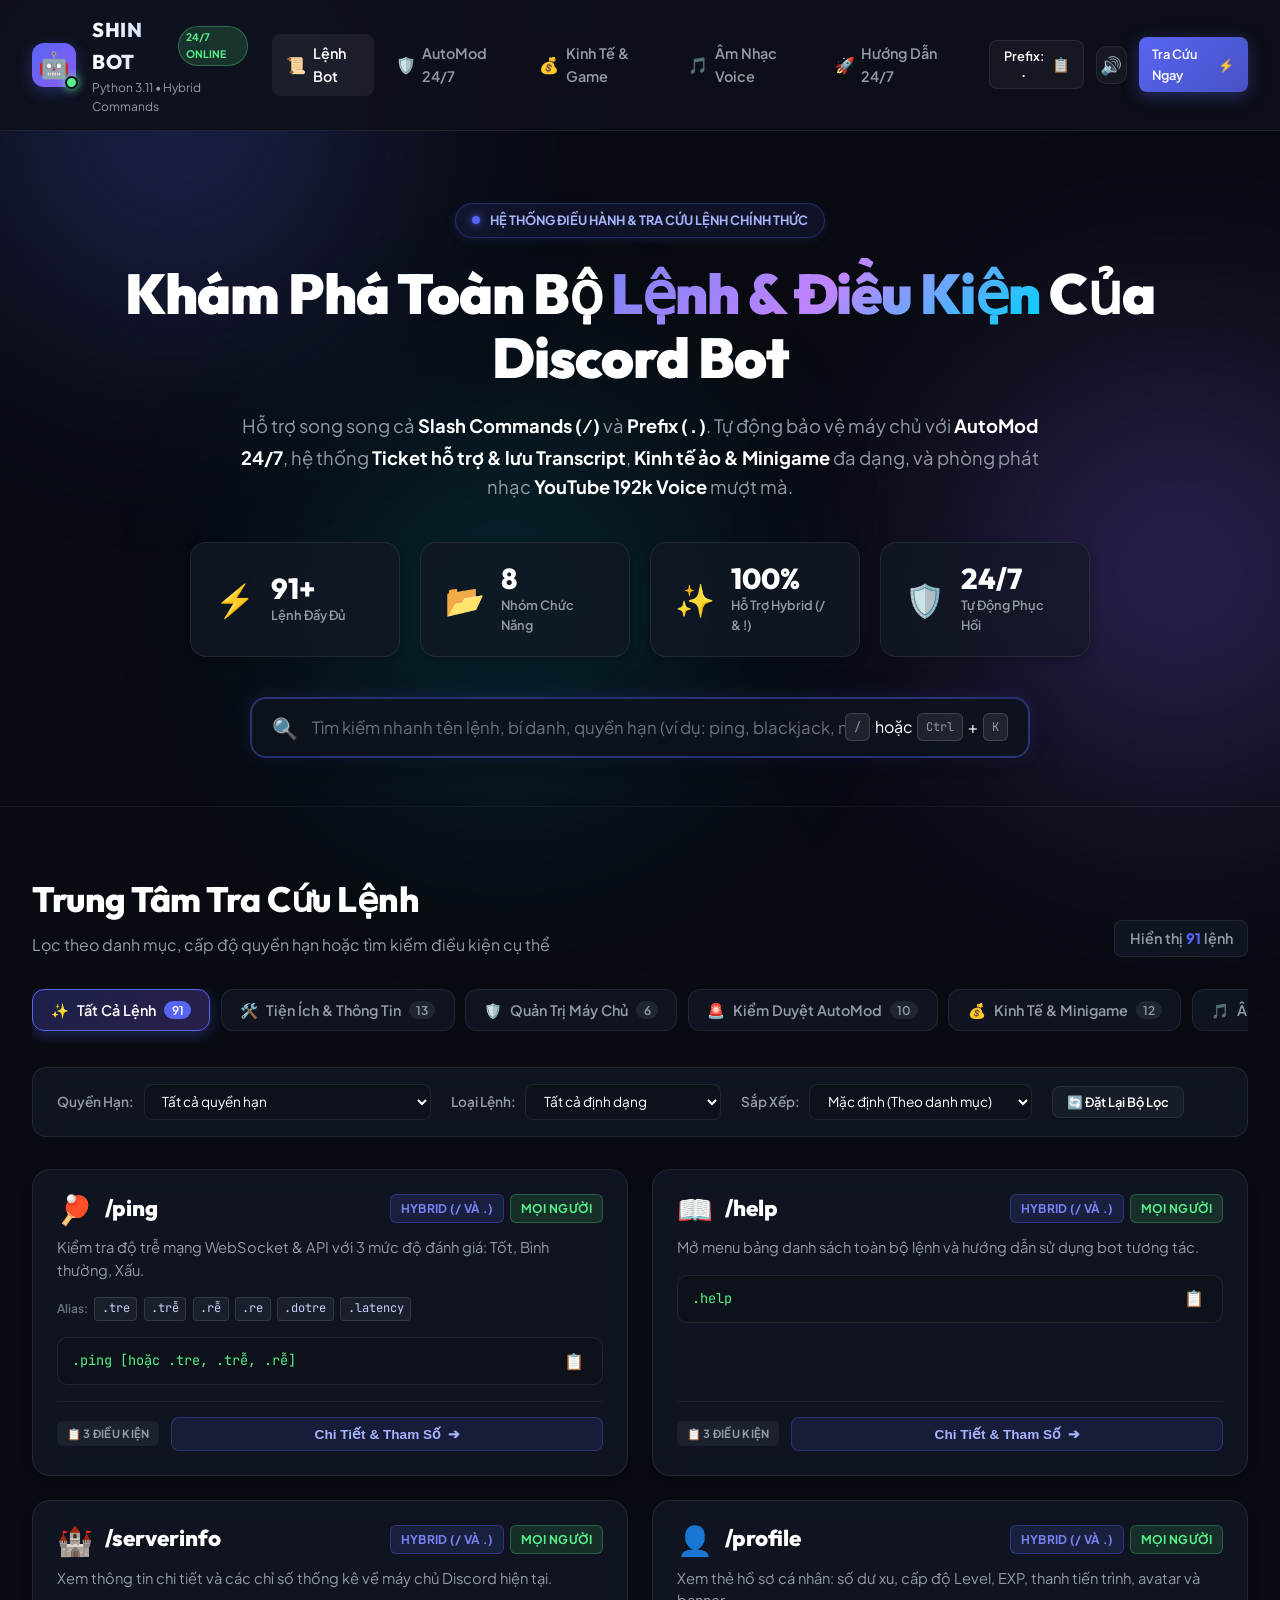
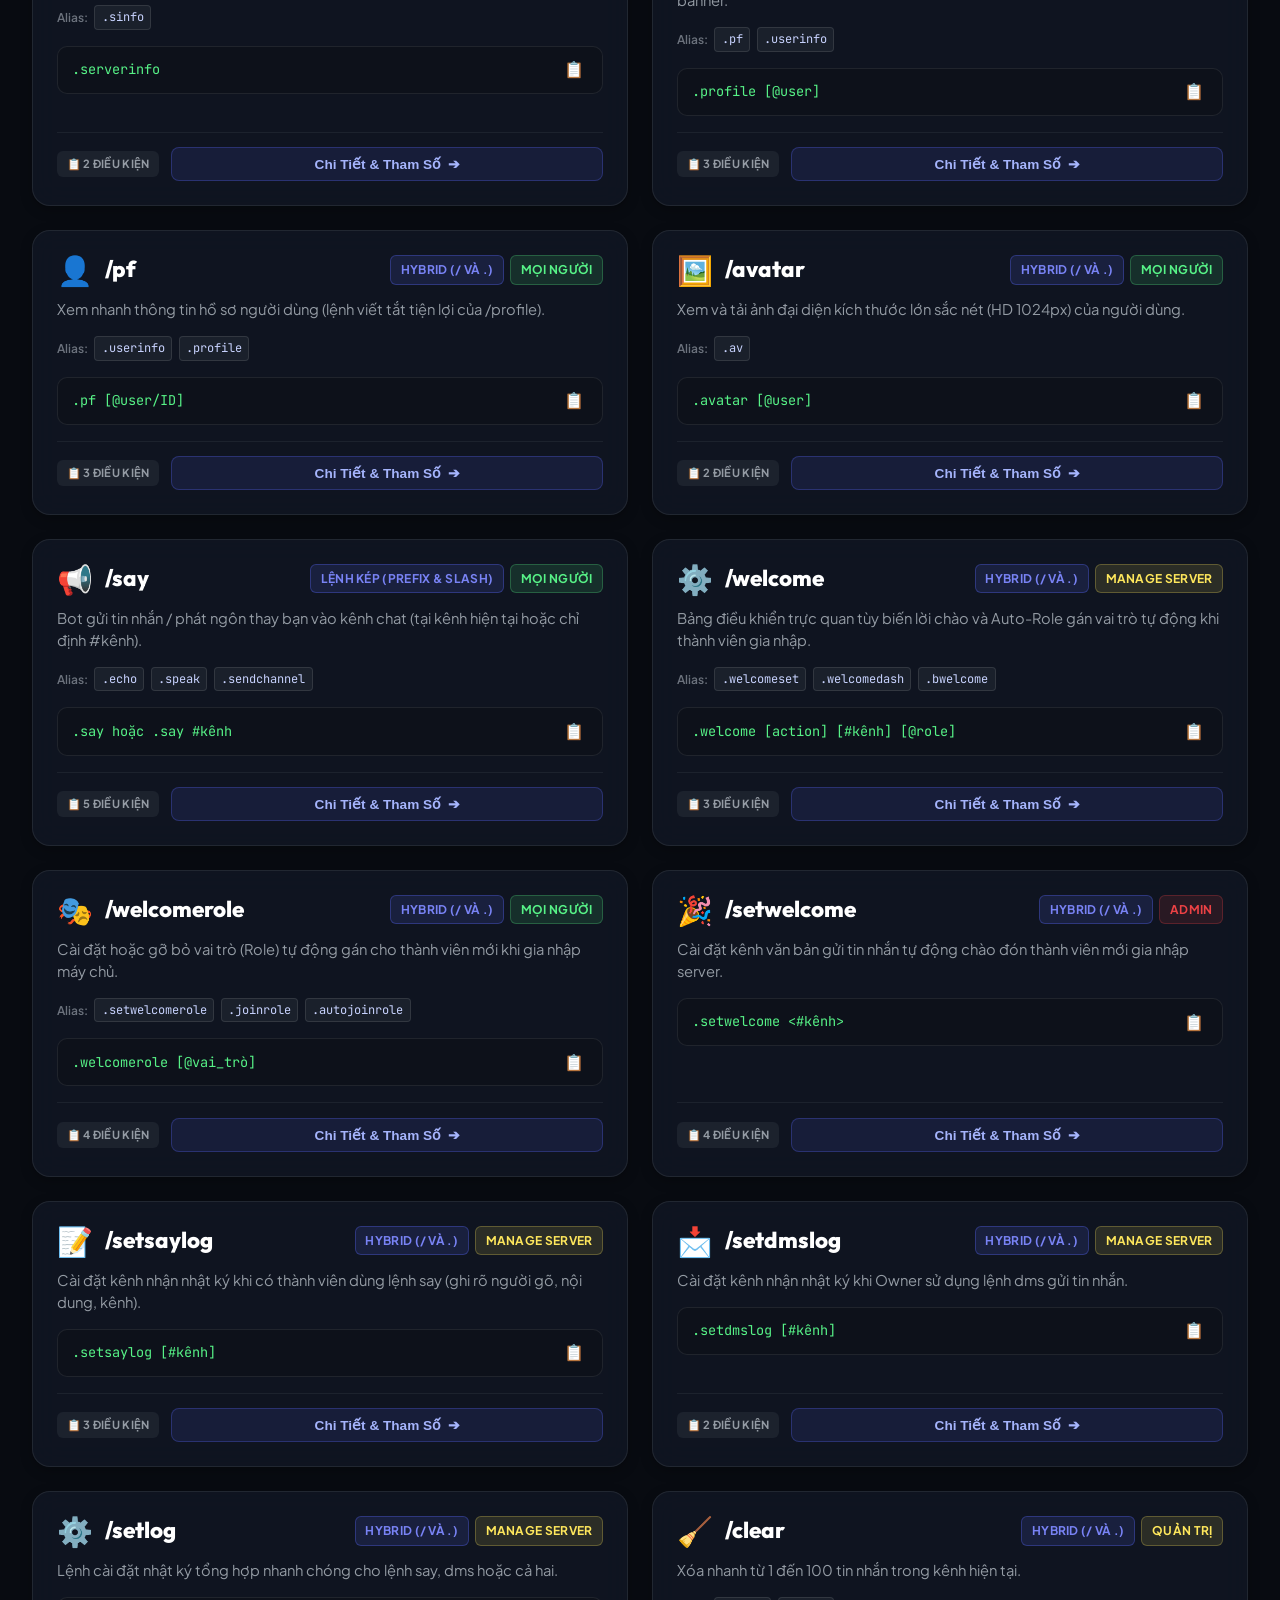
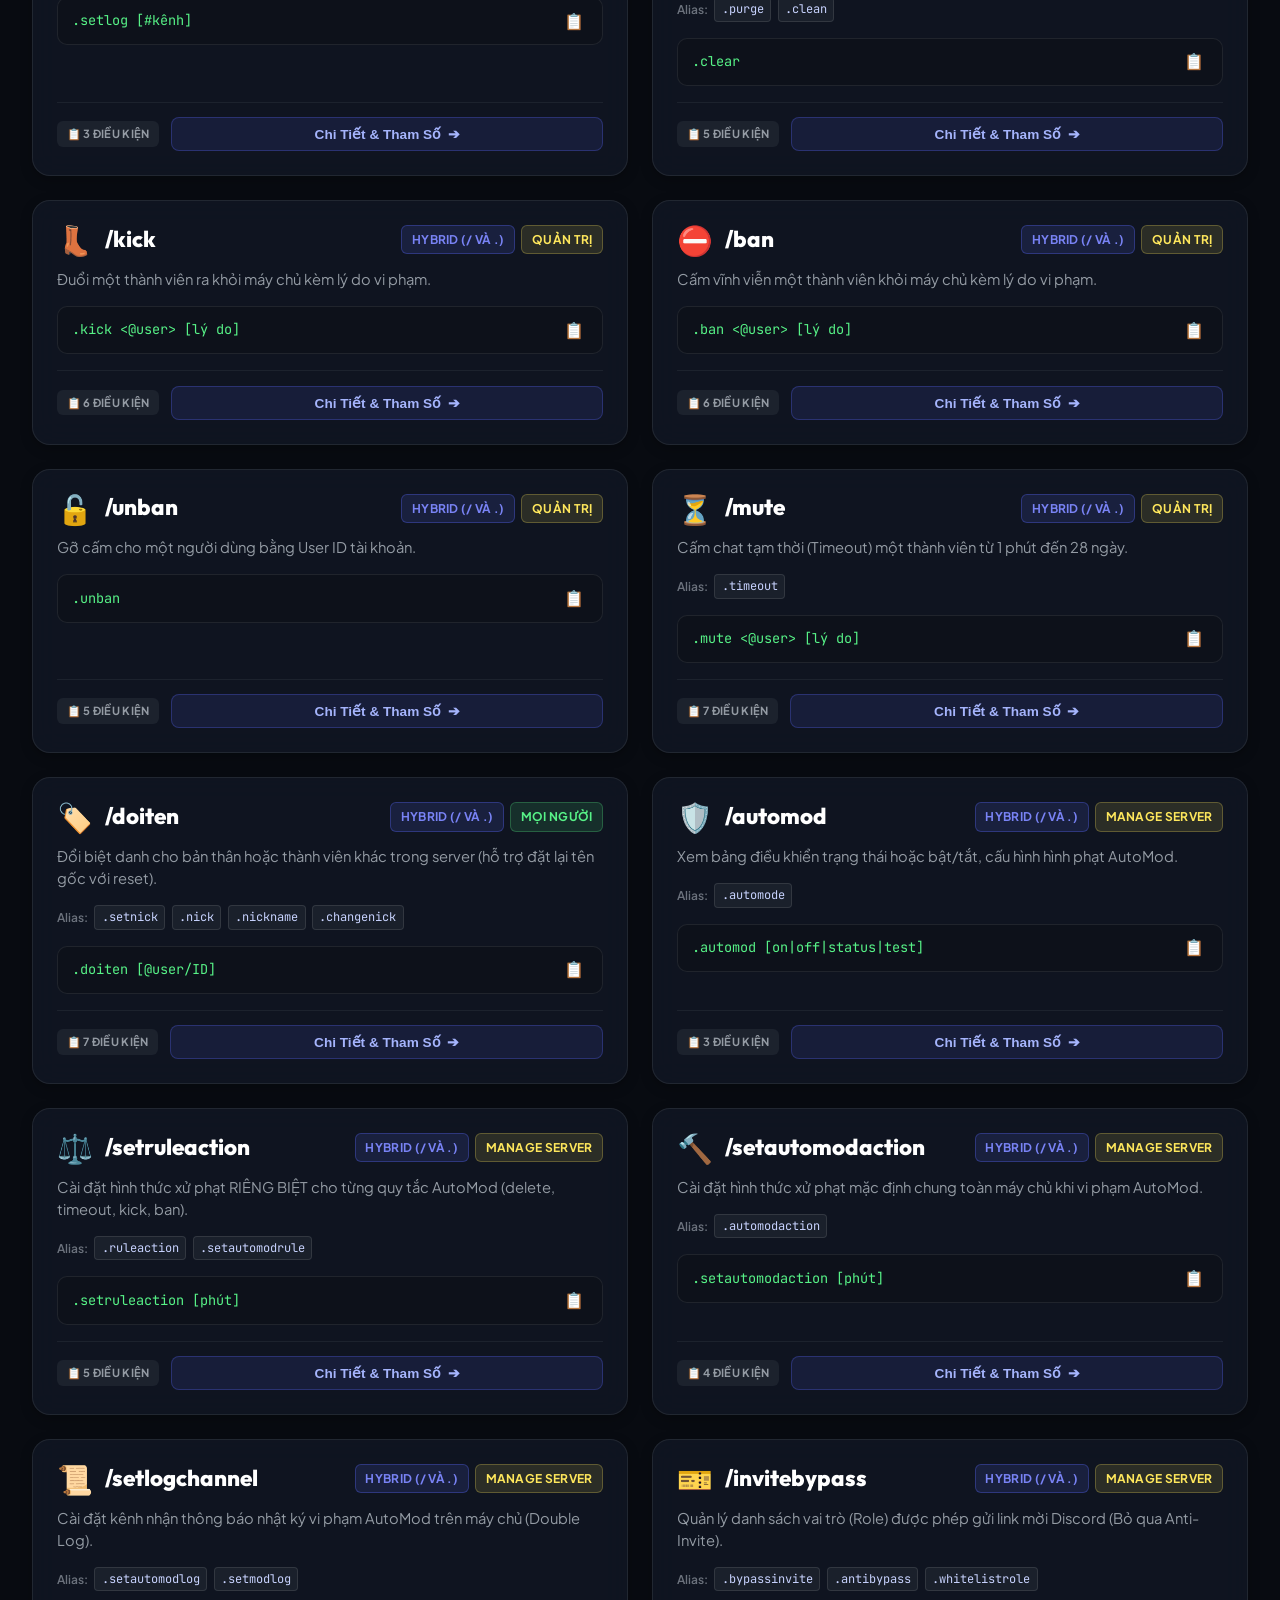
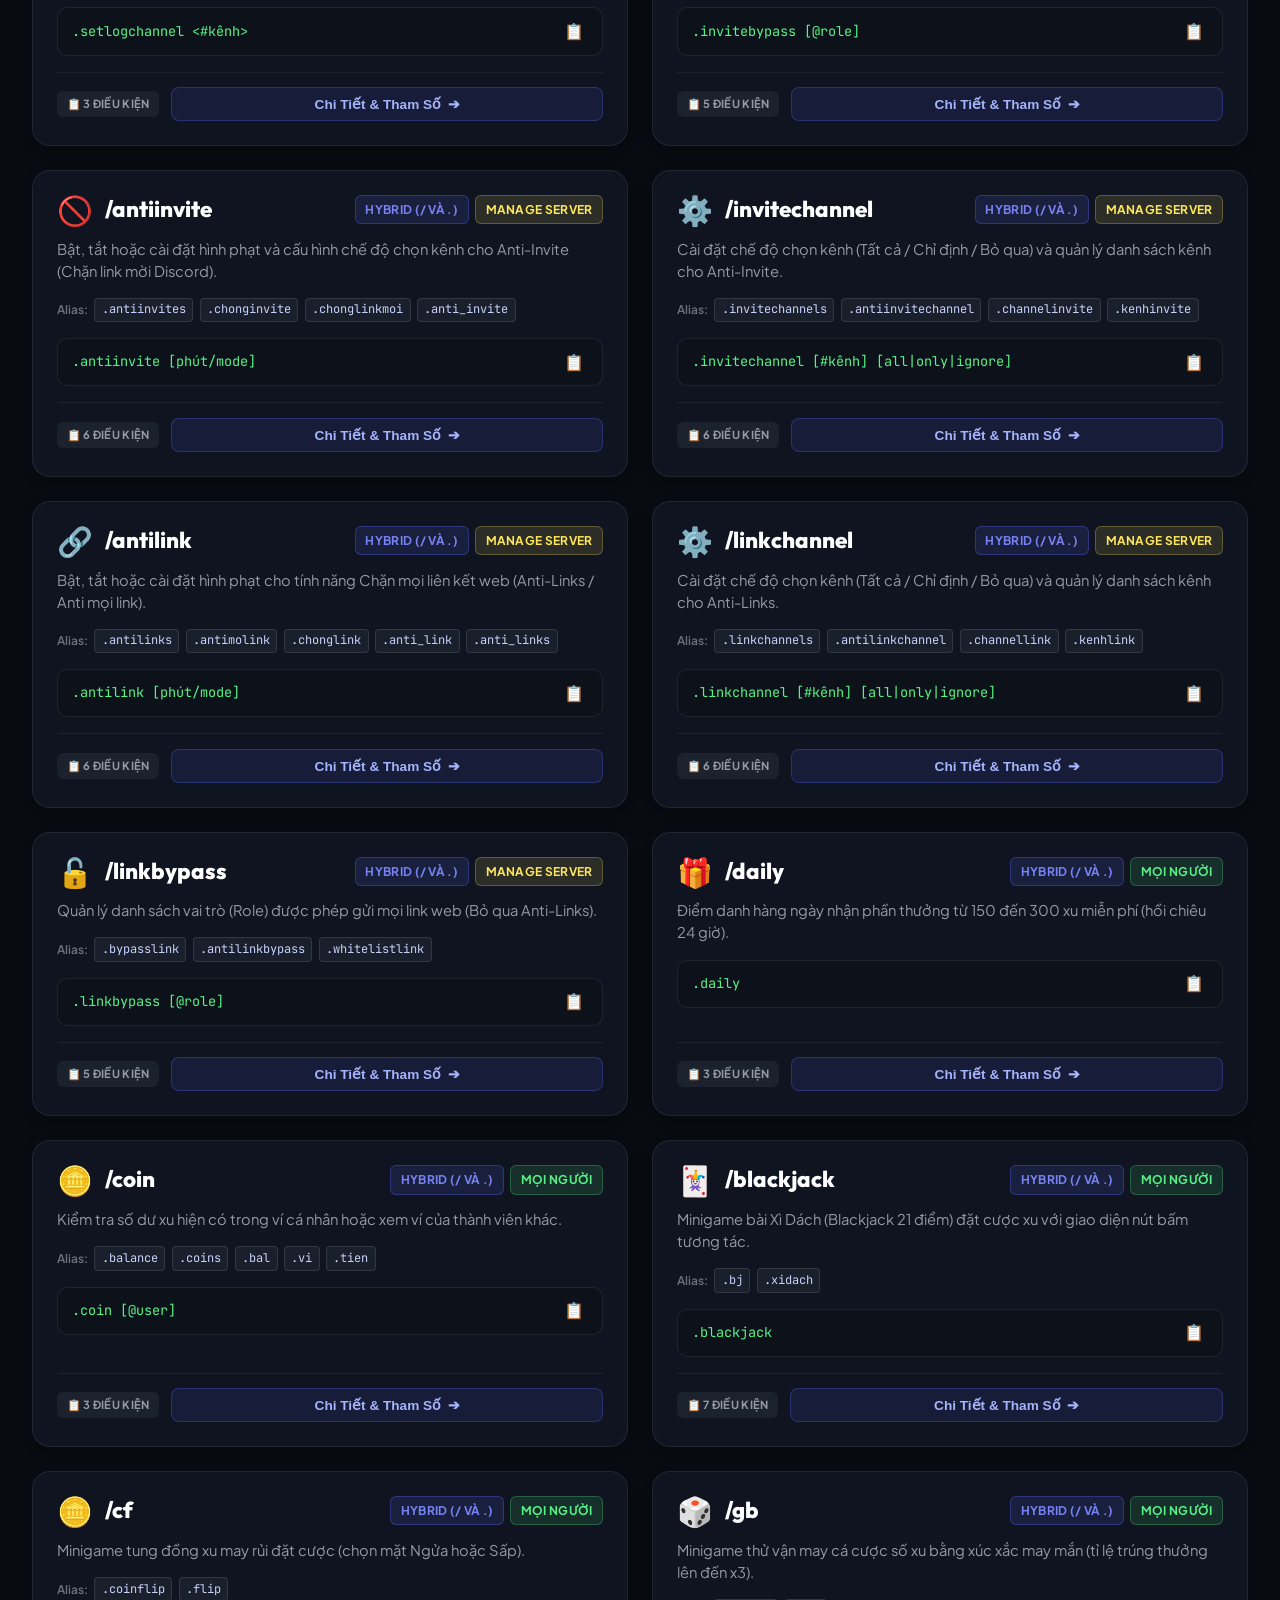
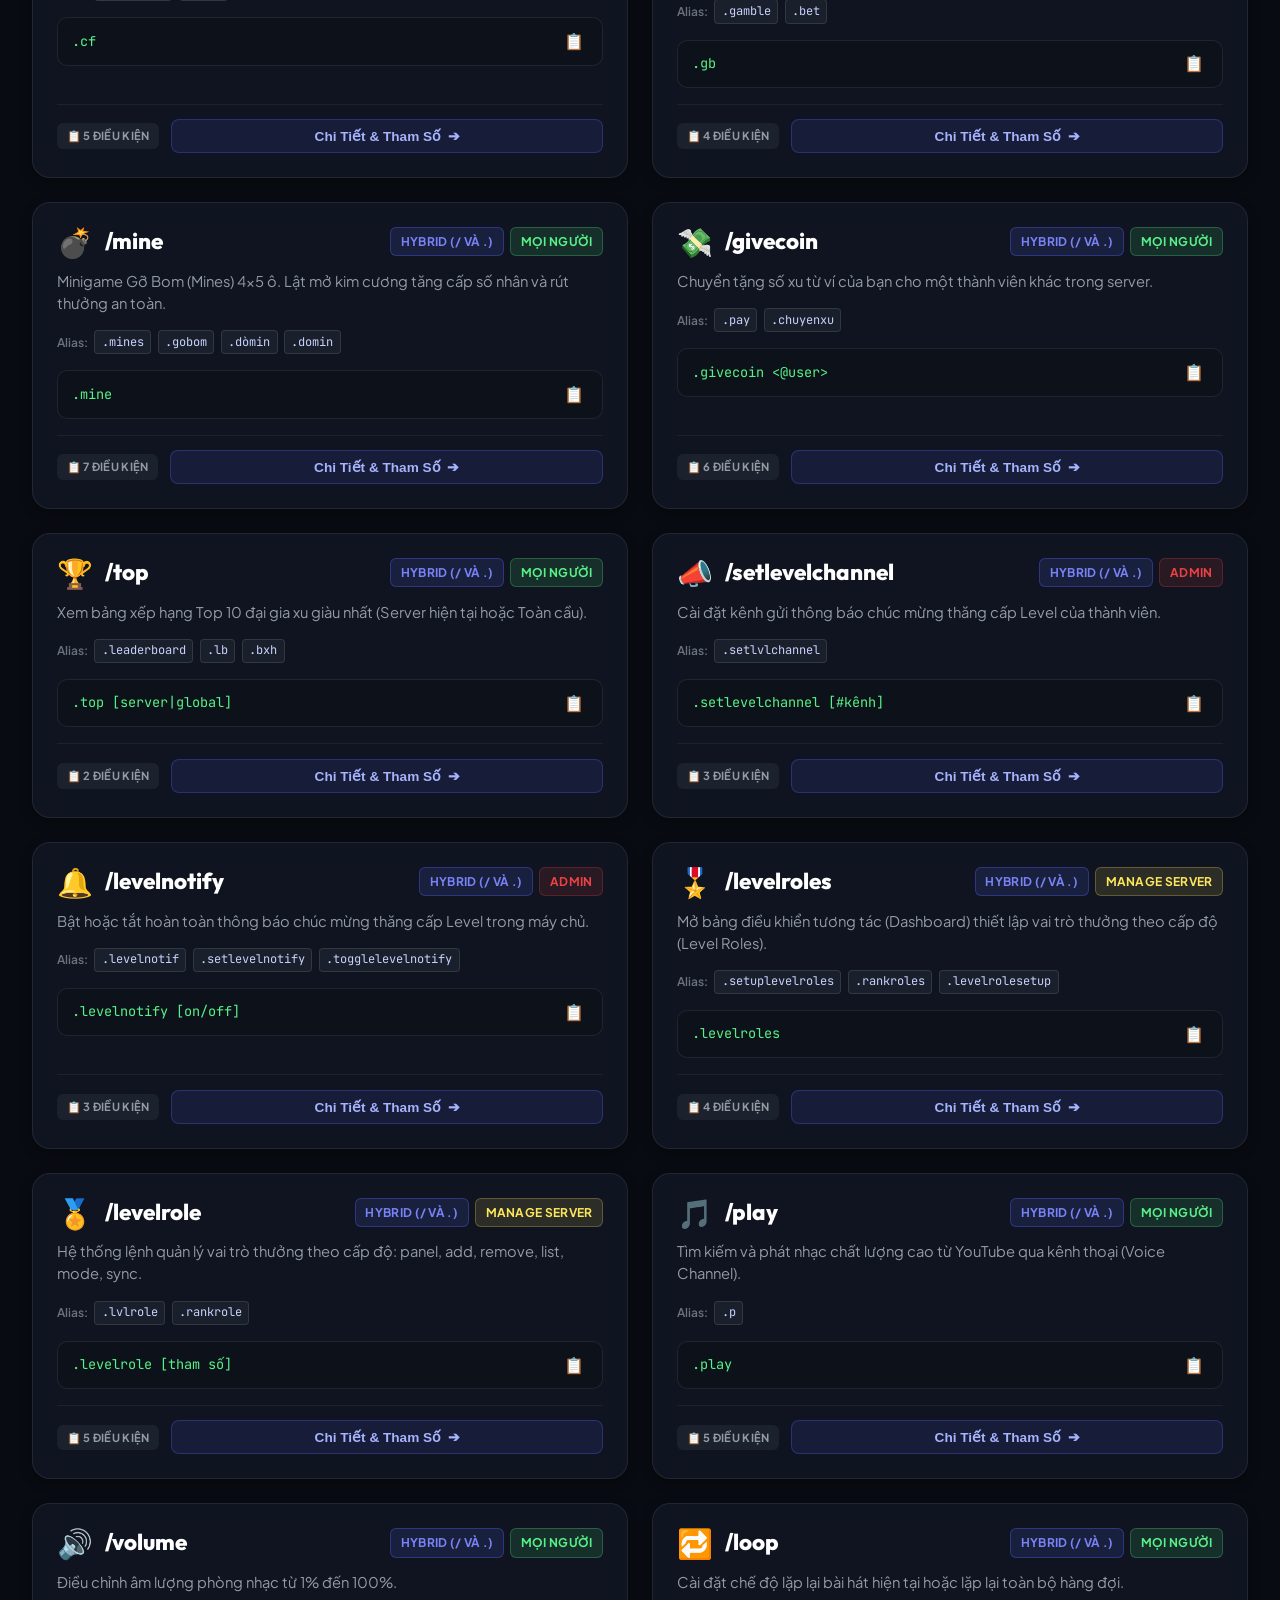
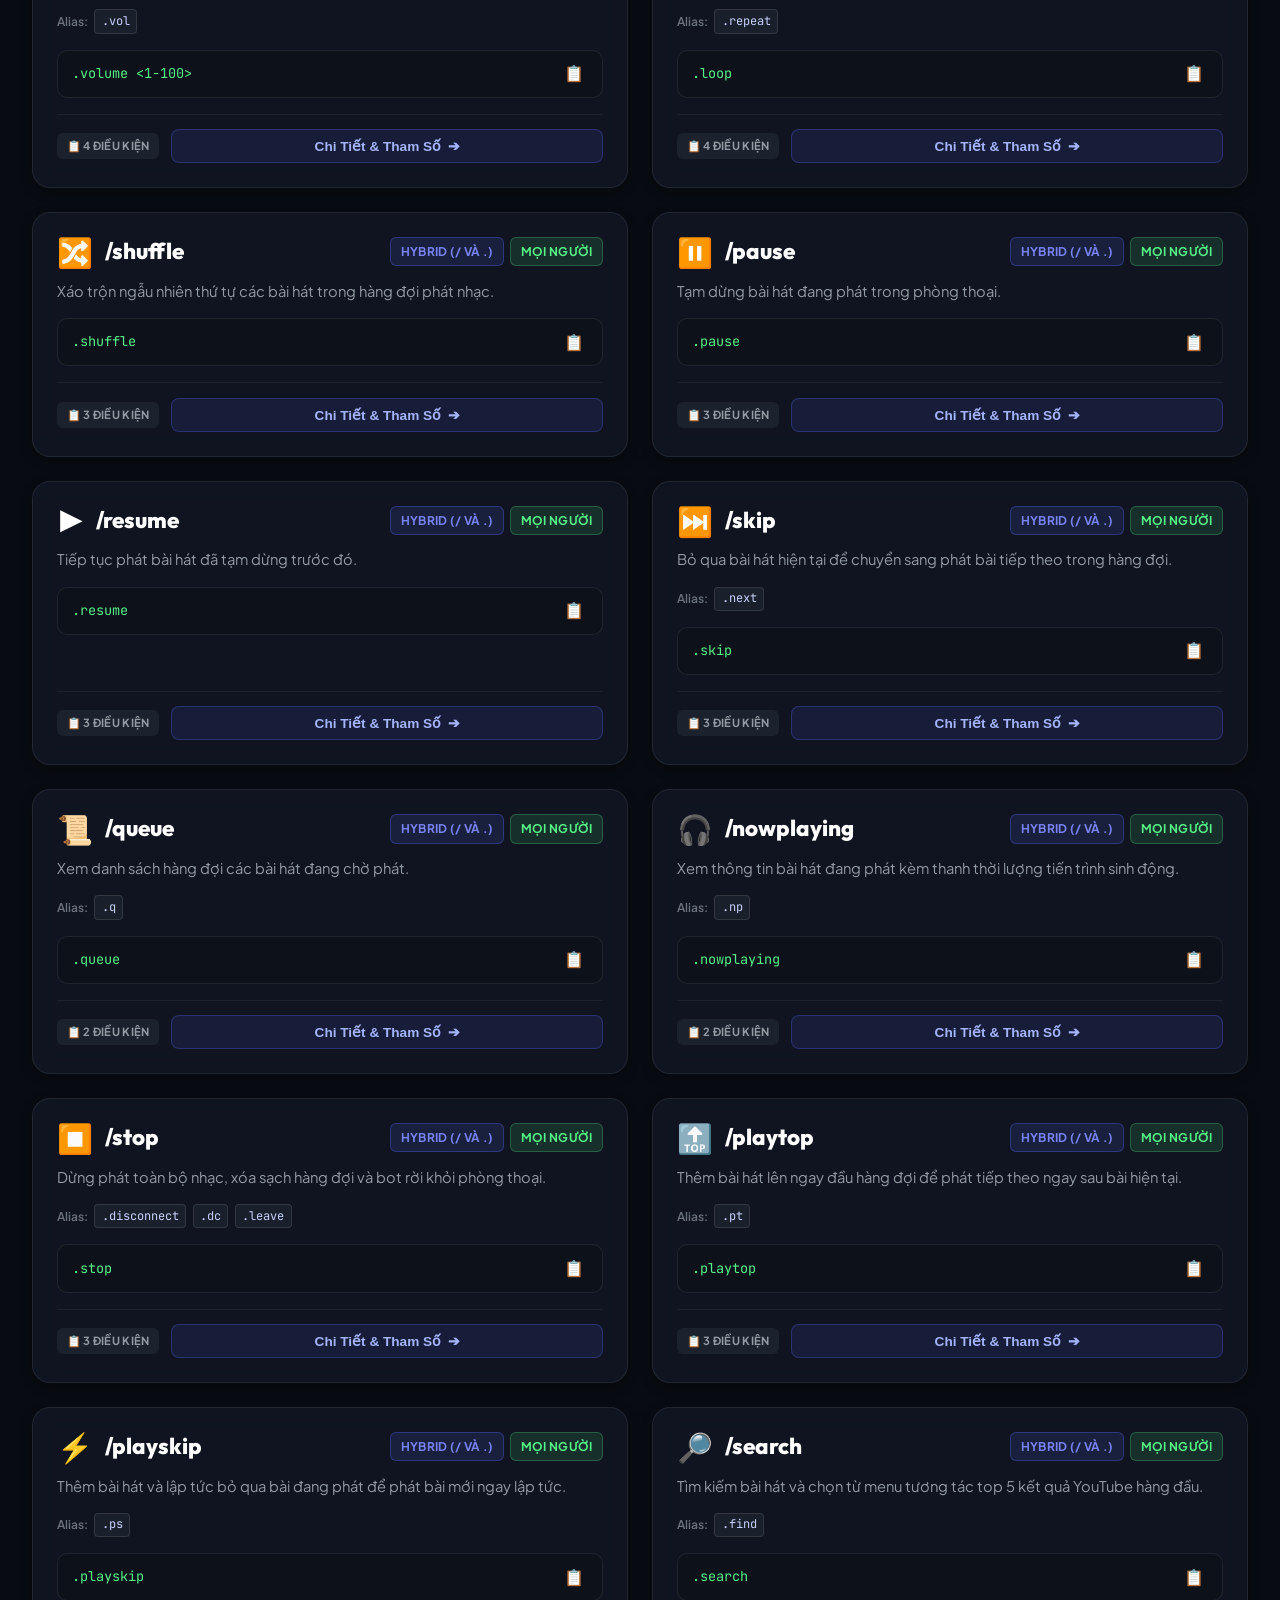
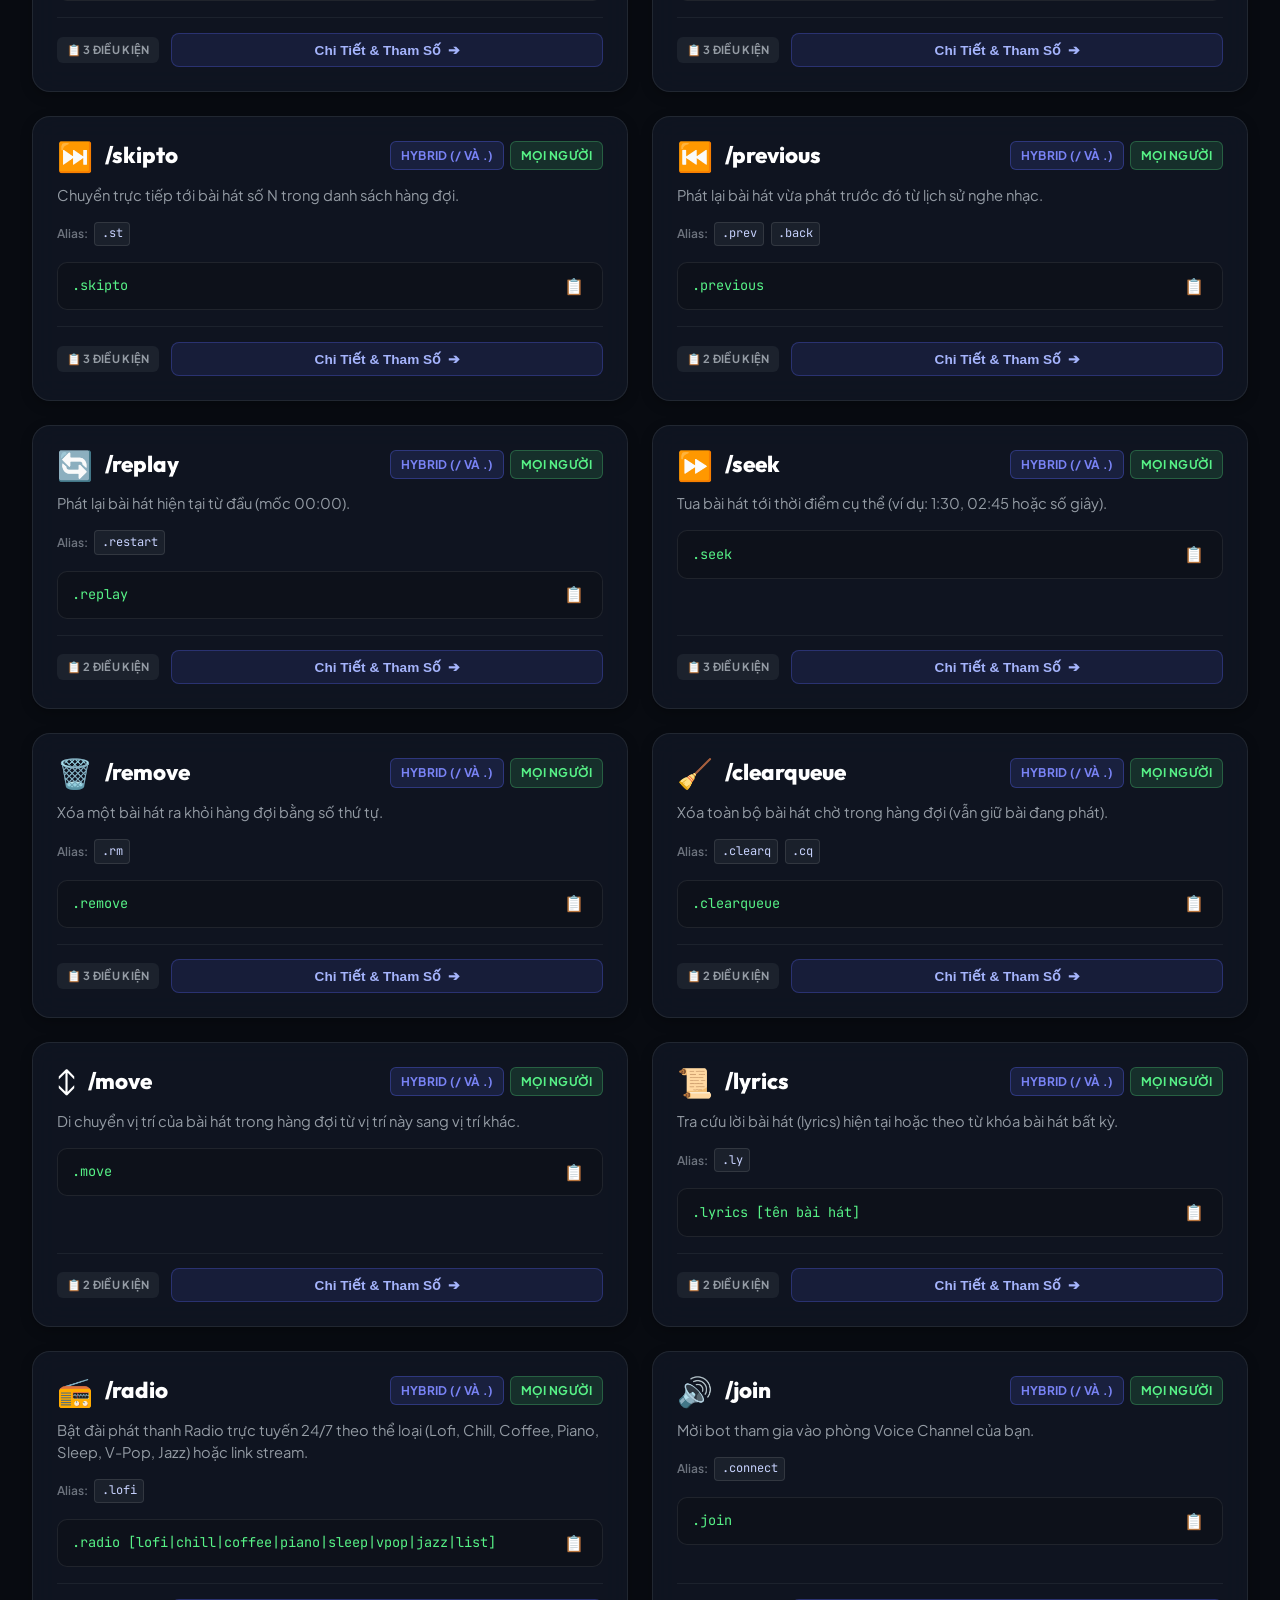
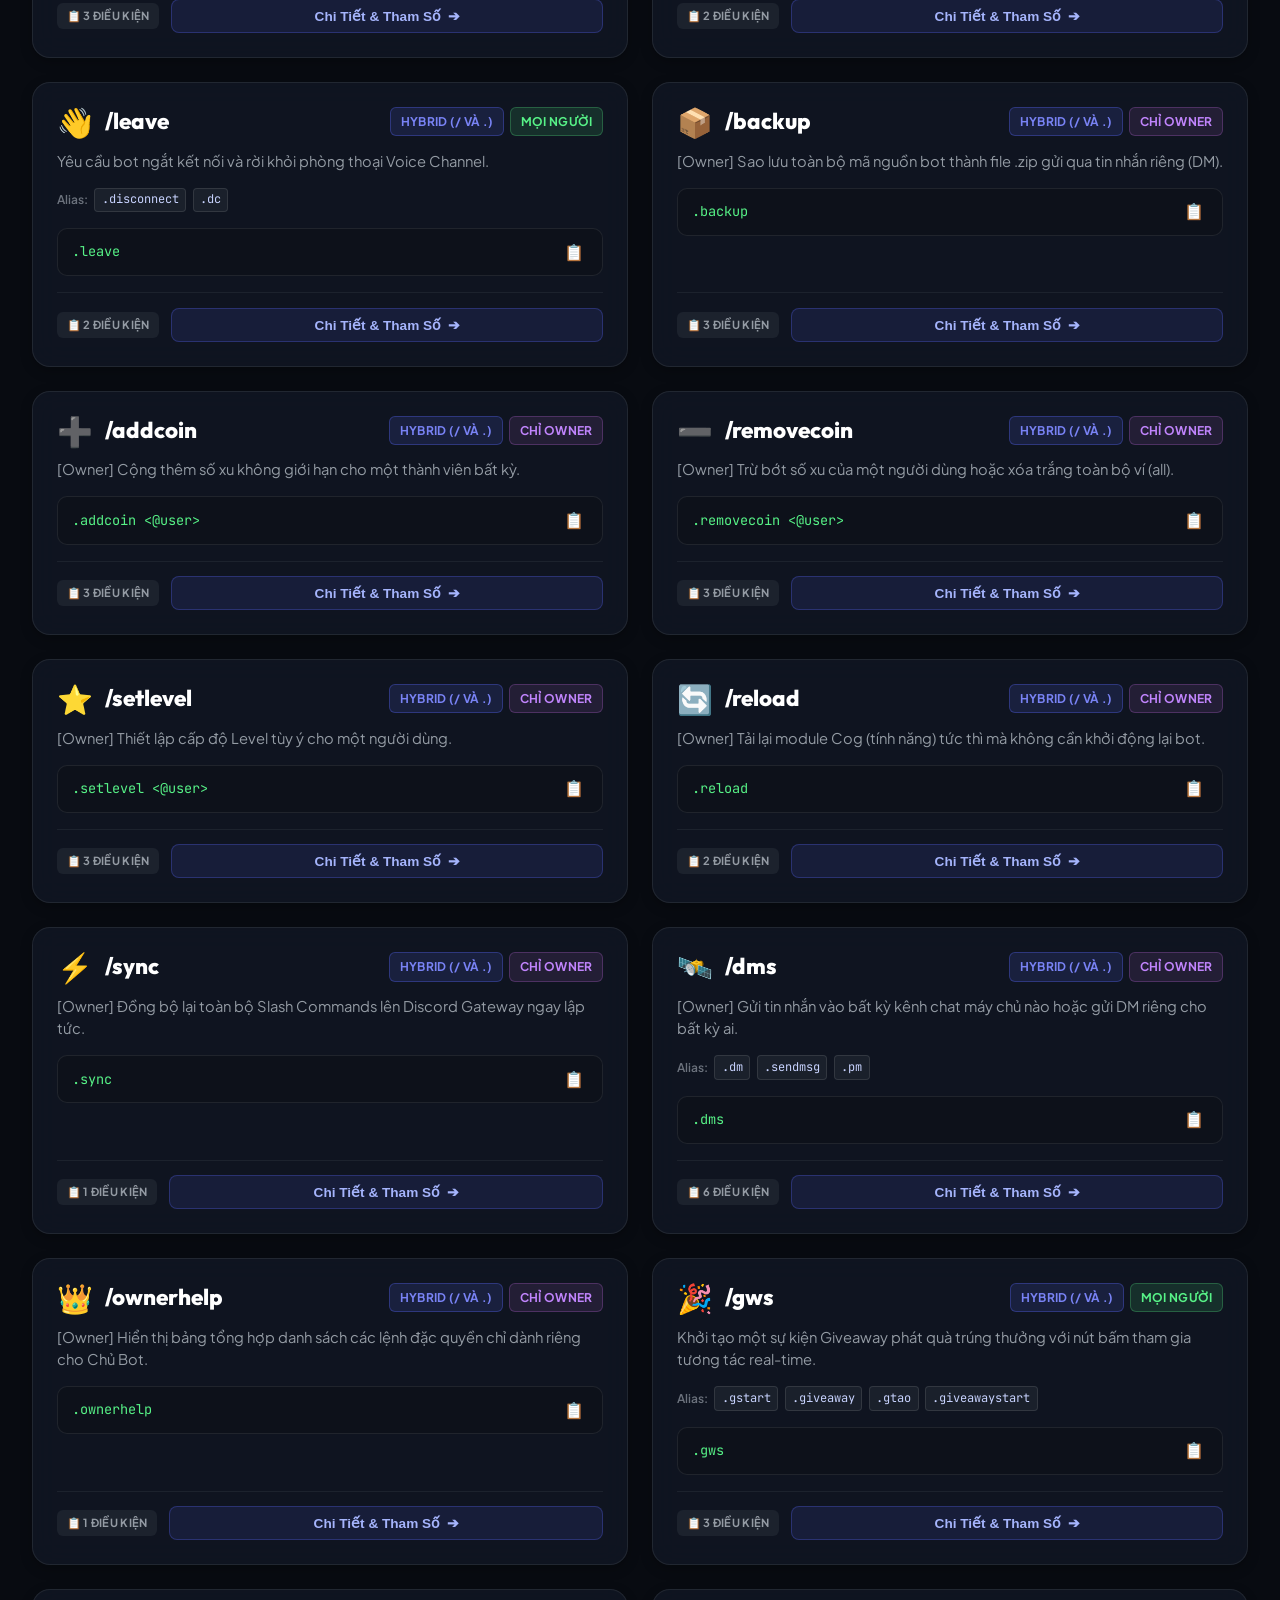
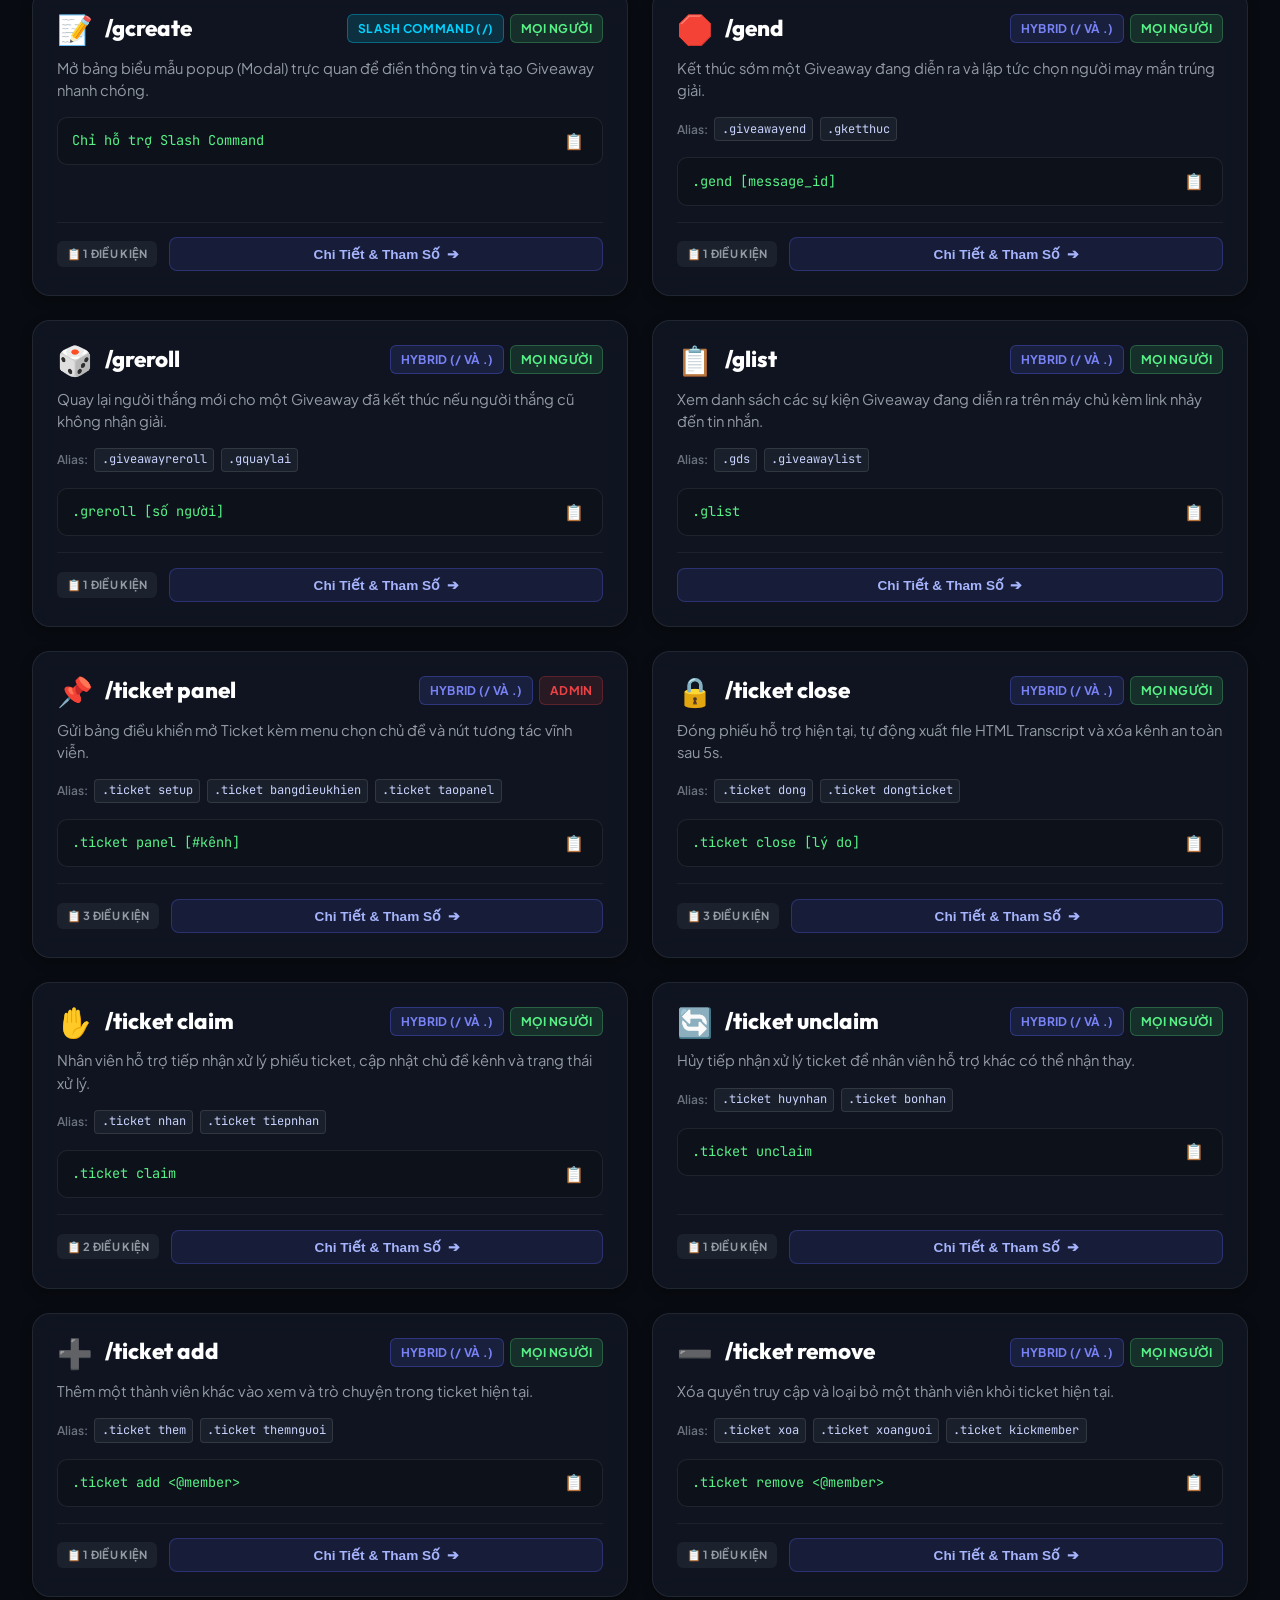
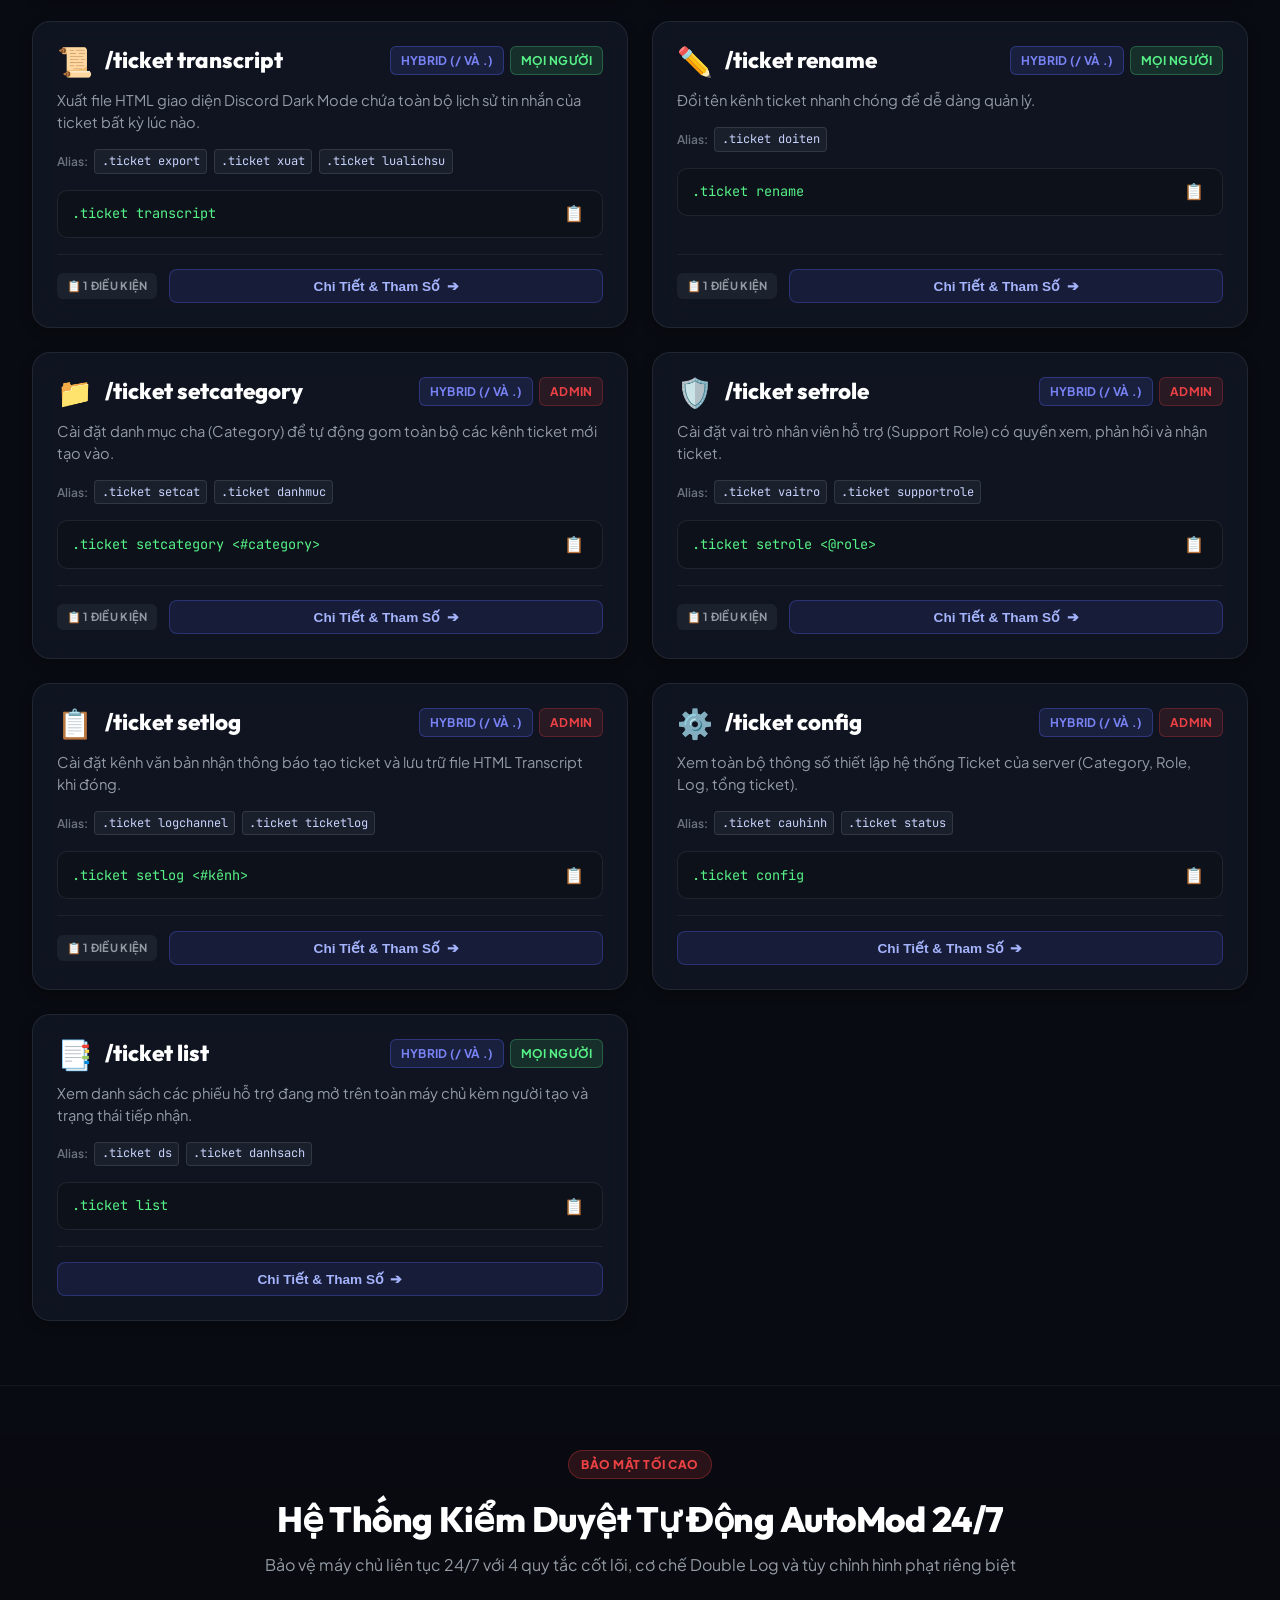
<file: index.html>
<!DOCTYPE html>
<html lang="vi">
<head>
  <meta charset="UTF-8">
  <meta name="viewport" content="width=device-width, initial-scale=1.0">
  <title>Shin Bot — Tài Liệu & Trung Tâm Tra Cứu Lệnh Discord Bot 24/7</title>
  <meta name="description" content="Trung tâm tra cứu đầy đủ 78+ lệnh, điều kiện sử dụng, quyền hạn và trình tạo cú pháp lệnh cho Discord Bot Python 24/7 hỗ trợ Slash và Prefix.">
  <link rel="preconnect" href="https://fonts.googleapis.com">
  <link rel="preconnect" href="https://fonts.gstatic.com" crossorigin>
  <link href="https://fonts.googleapis.com/css2?family=JetBrains+Mono:wght@400;500;600;700&family=Outfit:wght@400;500;600;700;800;900&family=Plus+Jakarta+Sans:wght@400;500;600;700&display=swap" rel="stylesheet">
  <link rel="stylesheet" href="style.css">
  <link rel="icon" href="data:image/svg+xml,<svg xmlns=%22http://www.w3.org/2000/svg%22 viewBox=%220%22%20width=%2232%22%20height=%2232%22><text y=%2226%22 font-size=%2226%22>🤖</text></svg>">
</head>
<body class="dark-theme">
  <!-- Glowing Background Mesh -->
  <div class="bg-glow bg-glow-1"></div>
  <div class="bg-glow bg-glow-2"></div>
  <div class="bg-glow bg-glow-3"></div>

  <!-- Header / Navigation Bar -->
  <header class="navbar">
    <div class="nav-container">
      <div class="nav-brand">
        <div class="brand-avatar-wrapper">
          <div class="brand-avatar">🤖</div>
          <span class="status-pulse" title="Trực tuyến 24/7"></span>
        </div>
        <div class="brand-info">
          <div class="brand-title">
            <span class="brand-name">SHIN BOT</span>
            <span class="brand-badge">24/7 ONLINE</span>
          </div>
          <span class="brand-sub">Python 3.11 • Hybrid Commands</span>
        </div>
      </div>

      <nav class="nav-menu">
        <a href="#commands" class="nav-link active"><span class="nav-icon">📜</span> Lệnh Bot</a>
        <a href="#automod" class="nav-link"><span class="nav-icon">🛡️</span> AutoMod 24/7</a>
        <a href="#economy" class="nav-link"><span class="nav-icon">💰</span> Kinh Tế & Game</a>
        <a href="#music" class="nav-link"><span class="nav-icon">🎵</span> Âm Nhạc Voice</a>
        <a href="#deployment" class="nav-link"><span class="nav-icon">🚀</span> Hướng Dẫn 24/7</a>
      </nav>

      <div class="nav-actions">
        <button id="quick-copy-prefix" class="btn btn-outline btn-sm" title="Sao chép Prefix mặc định (.)">
          <span>Prefix: <code>.</code></span>
          <span class="copy-icon">📋</span>
        </button>
        <button id="sound-toggle-btn" class="btn btn-icon" title="Bật/Tắt hiệu ứng âm thanh">
          <span id="sound-icon">🔊</span>
        </button>
        <a href="#commands" class="btn btn-primary btn-sm">
          <span>Tra Cứu Ngay</span>
          <span>⚡</span>
        </a>
      </div>
    </div>
  </header>

  <!-- Main Hero Section -->
  <section class="hero-section">
    <div class="hero-container">
      <div class="hero-badge">
        <span class="badge-dot"></span>
        <span>HỆ THỐNG ĐIỀU HÀNH & TRA CỨU LỆNH CHÍNH THỨC</span>
      </div>

      <h1 class="hero-title">
        Khám Phá Toàn Bộ <span class="gradient-text">Lệnh & Điều Kiện</span> Của Discord Bot
      </h1>

      <p class="hero-desc">
        Hỗ trợ song song cả <strong>Slash Commands (<code>/</code>)</strong> và <strong>Prefix (<code>.</code>)</strong>. 
        Tự động bảo vệ máy chủ với <strong>AutoMod 24/7</strong>, hệ thống <strong>Ticket hỗ trợ & lưu Transcript</strong>, 
        <strong>Kinh tế ảo & Minigame</strong> đa dạng, và phòng phát nhạc <strong>YouTube 192k Voice</strong> mượt mà.
      </p>

      <!-- Stats Counters -->
      <div class="stats-grid">
        <div class="stat-card">
          <div class="stat-icon" style="color: #5865F2;">⚡</div>
          <div class="stat-info">
            <span class="stat-num" id="stat-total-cmds">91+</span>
            <span class="stat-label">Lệnh Đầy Đủ</span>
          </div>
        </div>

        <div class="stat-card">
          <div class="stat-icon" style="color: #3BA55C;">📂</div>
          <div class="stat-info">
            <span class="stat-num" id="stat-total-cats">9</span>
            <span class="stat-label">Nhóm Chức Năng</span>
          </div>
        </div>

        <div class="stat-card">
          <div class="stat-icon" style="color: #F1C40F;">✨</div>
          <div class="stat-info">
            <span class="stat-num">100%</span>
            <span class="stat-label">Hỗ Trợ Hybrid (/ & !)</span>
          </div>
        </div>

        <div class="stat-card">
          <div class="stat-icon" style="color: #ED4245;">🛡️</div>
          <div class="stat-info">
            <span class="stat-num">24/7</span>
            <span class="stat-label">Tự Động Phục Hồi</span>
          </div>
        </div>
      </div>

      <!-- Quick Search Trigger -->
      <div class="hero-search-wrapper">
        <div class="hero-search-box">
          <span class="search-icon">🔍</span>
          <input type="text" id="main-search-input" placeholder="Tìm kiếm nhanh tên lệnh, bí danh, quyền hạn (ví dụ: ping, blackjack, mute, say...)" autocomplete="off">
          <button id="clear-search-btn" class="clear-btn" style="display: none;" title="Xóa tìm kiếm">✕</button>
          <div class="search-shortcut">
            <kbd>/</kbd> hoặc <kbd>Ctrl</kbd>+<kbd>K</kbd>
          </div>
        </div>
      </div>
    </div>
  </section>

  <!-- Commands Explorer Section -->
  <section id="commands" class="section explorer-section">
    <div class="section-container">
      <div class="section-header">
        <div>
          <h2 class="section-title">Trung Tâm Tra Cứu Lệnh</h2>
          <p class="section-subtitle">Lọc theo danh mục, cấp độ quyền hạn hoặc tìm kiếm điều kiện cụ thể</p>
        </div>
        <div class="results-badge">
          Hiển thị <span id="filtered-count" class="highlight-count">78</span> lệnh
        </div>
      </div>

      <!-- Category Filter Pills -->
      <div class="category-tabs" id="category-tabs">
        <!-- Rendered dynamically -->
      </div>

      <!-- Secondary Filter Bar (Permissions, Type, Sort) -->
      <div class="filters-toolbar">
        <div class="filter-group">
          <label class="filter-label">Quyền Hạn:</label>
          <select id="perm-filter" class="filter-select">
            <option value="all">Tất cả quyền hạn</option>
            <option value="everyone">Tất cả thành viên (Không cần quyền)</option>
            <option value="moderator">Quản trị viên (Mute / Kick / Ban / Clear)</option>
            <option value="manage_guild">Quản lý máy chủ (Manage Server)</option>
            <option value="admin">Quản trị tối cao (Administrator)</option>
            <option value="owner">Chỉ Chủ Bot (Owner Only)</option>
          </select>
        </div>

        <div class="filter-group">
          <label class="filter-label">Loại Lệnh:</label>
          <select id="type-filter" class="filter-select">
            <option value="all">Tất cả định dạng</option>
            <option value="hybrid">Lệnh Kép Hybrid (/ và .)</option>
            <option value="slash">Chỉ Slash Command (/)</option>
            <option value="prefix">Chỉ Lệnh Prefix (.)</option>
          </select>
        </div>

        <div class="filter-group">
          <label class="filter-label">Sắp Xếp:</label>
          <select id="sort-select" class="filter-select">
            <option value="default">Mặc định (Theo danh mục)</option>
            <option value="name-asc">Tên lệnh (A → Z)</option>
            <option value="name-desc">Tên lệnh (Z → A)</option>
            <option value="perm">Cấp độ quyền (Thấp → Cao)</option>
          </select>
        </div>

        <button id="reset-filters-btn" class="btn btn-outline btn-sm">
          <span>🔄 Đặt Lại Bộ Lọc</span>
        </button>
      </div>

      <!-- Commands Grid Container -->
      <div class="commands-grid" id="commands-grid">
        <!-- Rendered dynamically -->
      </div>

      <!-- Empty State -->
      <div id="no-results-state" class="empty-state" style="display: none;">
        <div class="empty-icon">🔍</div>
        <h3 class="empty-title">Không Tìm Thấy Lệnh Phù Hợp</h3>
        <p class="empty-desc">Không có lệnh nào khớp với từ khóa tìm kiếm hoặc bộ lọc hiện tại của bạn.</p>
        <button id="reset-search-empty-btn" class="btn btn-primary btn-sm">Đặt lại bộ lọc</button>
      </div>
    </div>
  </section>

  <!-- AutoMod 24/7 Deep Dive Section -->
  <section id="automod" class="section automod-section">
    <div class="section-container">
      <div class="section-header center">
        <div class="pill-tag pill-danger">BẢO MẬT TỐI CAO</div>
        <h2 class="section-title">Hệ Thống Kiểm Duyệt Tự Động AutoMod 24/7</h2>
        <p class="section-subtitle">Bảo vệ máy chủ liên tục 24/7 với 4 quy tắc cốt lõi, cơ chế Double Log và tùy chỉnh hình phạt riêng biệt</p>
      </div>

      <div class="automod-grid">
        <div class="automod-card">
          <div class="automod-card-header">
            <div class="rule-icon">🚫</div>
            <div>
              <h3>Anti-Invite</h3>
              <span class="rule-badge">Chặn Link Mời Discord</span>
            </div>
          </div>
          <p class="rule-desc">Tự động phát hiện và ngăn chặn mọi đường link mời tham gia máy chủ Discord khác (discord.gg/..., discord.com/invite/...).</p>
          <div class="rule-conditions">
            <div class="cond-item"><strong>Điều kiện:</strong> Bật qua <code>.antiinvite on</code> (hoặc <code>.automod on</code>), quét link mời Discord</div>
            <div class="cond-item"><strong>Chế độ kênh:</strong> Hỗ trợ 3 chế độ: <code>Tất cả kênh</code> (all), <code>Chỉ định kênh</code> (only), hoặc <code>Ngoại lệ kênh</code> (ignore) qua <code>.invitechannel</code> hoặc <code>.antiinvite channel</code></div>
            <div class="cond-item"><strong>Ngoại lệ vai trò:</strong> Các vai trò được thêm vào Whitelist qua lệnh <code>.invitebypass add @role</code></div>
            <div class="cond-item"><strong>Hình phạt:</strong> Xóa tin nhắn (mặc định) hoặc Timeout / Kick / Ban linh hoạt</div>
          </div>
        </div>

        <div class="automod-card">
          <div class="automod-card-header">
            <div class="rule-icon">🔗</div>
            <div>
              <h3>Anti-Links</h3>
              <span class="rule-badge badge-cyan">Chặn Mọi Liên Kết / URL</span>
            </div>
          </div>
          <p class="rule-desc">Ngăn chặn triệt để mọi đường link web (http, https, www, domain rút gọn, trang web bên ngoài) tránh spam và quảng cáo trái phép.</p>
          <div class="rule-conditions">
            <div class="cond-item"><strong>Điều kiện:</strong> Bật qua <code>.antilink on</code>, quét toàn bộ URL / domain web</div>
            <div class="cond-item"><strong>Chế độ kênh:</strong> Hỗ trợ 3 chế độ: <code>Tất cả kênh</code> (all), <code>Chỉ định kênh</code> (only), hoặc <code>Ngoại lệ kênh</code> (ignore) qua <code>.linkchannel</code> hoặc <code>.antilink channel</code></div>
            <div class="cond-item"><strong>Ngoại lệ vai trò:</strong> Các vai trò được thêm vào Whitelist qua lệnh <code>.linkbypass add @role</code></div>
            <div class="cond-item"><strong>Hình phạt:</strong> Xóa tin (mặc định) hoặc Timeout / Kick / Ban linh hoạt</div>
          </div>
        </div>

        <div class="automod-card">
          <div class="automod-card-header">
            <div class="rule-icon">🌊</div>
            <div>
              <h3>Anti-Flood Chat</h3>
              <span class="rule-badge badge-blue">Chống Spam Dồn Dập</span>
            </div>
          </div>
          <p class="rule-desc">Ngăn chặn tình trạng spam tin nhắn dồn dập, gửi liên tục nhiều tin trong tích tắc làm nghẽn kênh chat.</p>
          <div class="rule-conditions">
            <div class="cond-item"><strong>Ngưỡng kích hoạt:</strong> Gửi từ <strong>5 tin nhắn trở lên</strong> trong vòng <strong>3.5 giây</strong></div>
            <div class="cond-item"><strong>Xử lý:</strong> Tự động xóa tin nhắn dồn dập và áp dụng hình phạt Timeout</div>
            <div class="cond-item"><strong>Tối ưu:</strong> Bộ nhớ đệm tự động dọn rác (Prune Cache) sau mỗi 5 phút</div>
          </div>
        </div>

        <div class="automod-card">
          <div class="automod-card-header">
            <div class="rule-icon">🤬</div>
            <div>
              <h3>Profanity Filter</h3>
              <span class="rule-badge badge-purple">Bộ Lọc Từ Ngữ Thô Tục</span>
            </div>
          </div>
          <p class="rule-desc">Kiểm soát từ ngữ thô tục, chửi thề, lăng mạ xúc phạm nặng nề cả tiếng Việt và tiếng Anh có chọn lọc chuẩn xác.</p>
          <div class="rule-conditions">
            <div class="cond-item"><strong>Đặc điểm:</strong> Đã loại trừ từ viết tắt vô hại, chỉ phạt từ ngữ thô tục rõ ràng</div>
            <div class="cond-item"><strong>Hình phạt:</strong> Xóa tin nhắn kèm cảnh báo hoặc Timeout tạm thời</div>
            <div class="cond-item"><strong>Cấu hình:</strong> Tùy chỉnh mức phạt qua lệnh <code>!setruleaction badwords</code></div>
          </div>
        </div>
      </div>

      <!-- Double Log Workflow Box -->
      <div class="double-log-box">
        <div class="double-log-header">
          <span class="double-log-icon">🔔</span>
          <div>
            <h3>Cơ Chế Double Log Độc Quyền</h3>
            <p>Khi phát hiện vi phạm, hệ thống tự động thi hành xử phạt và gửi báo cáo đồng thời tới 2 nơi:</p>
          </div>
        </div>
        <div class="workflow-steps">
          <div class="step-card">
            <div class="step-num">1</div>
            <div class="step-content">
              <h4>Kênh Log Server</h4>
              <p>Gửi Embed chi tiết vào kênh thiết lập qua <code>!setlogchannel #kênh</code>: Ghi rõ người vi phạm, nội dung tin nhắn, quy tắc vi phạm và hình phạt.</p>
            </div>
          </div>
          <div class="step-arrow">➔</div>
          <div class="step-card">
            <div class="step-num">2</div>
            <div class="step-content">
              <h4>Tin Nhắn Riêng Cho Chủ Bot (DM Owner)</h4>
              <p>Gửi bản sao cảnh báo bảo mật trực tiếp về DM của Chủ nhân Bot (ID: <code>1544362205166837801</code>) để giám sát từ xa mọi lúc mọi nơi.</p>
            </div>
          </div>
        </div>
      </div>
    </div>
  </section>

  <!-- Economy & Minigame Deep Dive Section -->
  <section id="economy" class="section economy-section">
    <div class="section-container">
      <div class="section-header center">
        <div class="pill-tag pill-gold">HỆ THỐNG KINH TẾ & LEVELING</div>
        <h2 class="section-title">Kinh Tế Ảo, Minigame & Cấp Độ Toàn Cầu</h2>
        <p class="section-subtitle">Đồng bộ số dư ví xu trên mọi máy chủ, bảng xếp hạng Top đại gia và các minigame đổi thưởng lôi cuốn</p>
      </div>

      <div class="eco-grid">
        <div class="eco-card">
          <div class="eco-card-top">
            <span class="eco-icon">🃏</span>
            <h3>Xì Dách Blackjack (21 Điểm)</h3>
          </div>
          <p>Mô phỏng sòng bạc chân thực với bộ bài 4 cỗ (shoe), luật lá Ace linh hoạt (1 hoặc 11 điểm). Tương tác trực tiếp bằng nút bấm Discord UI:</p>
          <ul class="eco-list">
            <li><strong>Rút Bài (Hit 🃏):</strong> Rút thêm 1 lá bài mới từ cỗ bài</li>
            <li><strong>Dừng (Stand 🛑):</strong> Giữ nguyên điểm bài và chuyển lượt cho Nhà Cái</li>
            <li><strong>Gấp Đôi (Double Down 💰):</strong> Nhân đôi tiền cược và chỉ rút đúng 1 lá duy nhất</li>
            <li><strong>Thắng Blackjack Tự Nhiên:</strong> Trả thưởng tỉ lệ <strong>3:2</strong> (1.5x tiền cược)</li>
          </ul>
        </div>

        <div class="eco-card">
          <div class="eco-card-top">
            <span class="eco-icon">💣</span>
            <h3>Gỡ Bom Mines (4x5 Ô)</h3>
          </div>
          <p>Bàn chơi 20 ô ma trận gồm 17 Kim Cương 💎 và 3 Quả Bom 💣 ẩn giấu ngẫu nhiên. Người chơi có quyền làm chủ rủi ro:</p>
          <ul class="eco-list">
            <li><strong>Mở Kim Cương:</strong> Hệ số nhân tăng dần: 1.1x → 1.3x → 1.6x → 2.0x → 2.5x → 3.2x... lên tới 15x+</li>
            <li><strong>Rút Thưởng An Toàn:</strong> Bấm nút <code>Rút Thưởng 💰</code> bất cứ lúc nào để bỏ túi toàn bộ số xu thưởng!</li>
            <li><strong>Đạp Trúng Bom:</strong> Mất toàn bộ số tiền đã cược</li>
          </ul>
        </div>

        <div class="eco-card">
          <div class="eco-card-top">
            <span class="eco-icon">⭐</span>
            <h3>Hệ Thống Điểm EXP & Thăng Cấp</h3>
          </div>
          <p>Tích lũy kinh nghiệm tự động khi trò chuyện trong server với cơ chế chống spam thông minh:</p>
          <ul class="eco-list">
            <li><strong>Cộng EXP khi chat:</strong> Nhận ngẫu nhiên 15 - 25 EXP cho mỗi tin nhắn (hồi chiêu 60 giây)</li>
            <li><strong>Công thức lên cấp:</strong> <code>EXP cần = 5 × Level² + 50 × Level + 100</code></li>
            <li><strong>Thông báo thăng cấp:</strong> Hỗ trợ thiết lập kênh riêng (<code>!setlevelchannel</code>) hoặc tắt thông báo (<code>!levelnotify</code>)</li>
          </ul>
        </div>

        <div class="eco-card">
          <div class="eco-card-top">
            <span class="eco-icon">🎖️</span>
            <h3>Level Roles & Trao Vai Trò</h3>
          </div>
          <p>Tự động gán vai trò thưởng danh giá khi thành viên thăng cấp trong server:</p>
          <ul class="eco-list">
            <li><strong>Bảng điều khiển:</strong> Quản lý mốc vai trò trực quan qua <code>/levelroles</code></li>
            <li><strong>2 Cơ chế thưởng:</strong> Cộng dồn vai trò (<code>stack</code>) hoặc chỉ giữ mốc cao nhất (<code>replace</code>)</li>
            <li><strong>Đồng bộ hàng loạt:</strong> Quét và gán lại toàn bộ server với <code>/levelrole sync</code></li>
          </ul>
        </div>
      </div>

      <!-- Quick Bet Syntax Guide Box -->
      <div class="bet-syntax-box">
        <h3>💡 Hỗ Trợ Ký Hiệu Đơn Vị Cược Thông Minh</h3>
        <p>Tất cả các lệnh cá cược (<code>!blackjack</code>, <code>!cf</code>, <code>!gb</code>, <code>!mine</code>, <code>!givecoin</code>) đều hỗ trợ viết tắt tiện lợi:</p>
        <div class="bet-tokens">
          <span class="token-chip"><code>1k</code> = 1,000 xu</span>
          <span class="token-chip"><code>500k</code> = 500,000 xu</span>
          <span class="token-chip"><code>1m</code> = 1,000,000 xu</span>
          <span class="token-chip"><code>2.5m</code> = 2,500,000 xu</span>
          <span class="token-chip token-all"><code>all</code> = Cược tất tay toàn bộ số xu!</span>
        </div>
      </div>
    </div>
  </section>

  <!-- Music Voice Player Section -->
  <section id="music" class="section music-section">
    <div class="section-container">
      <div class="section-header center">
        <div class="pill-tag pill-success">ÂM THANH CHẤT LƯỢNG CAO</div>
        <h2 class="section-title">Phát Nhạc Voice Channel Tối Ưu Lag</h2>
        <p class="section-subtitle">Tận hưởng âm nhạc YouTube 192kbps mượt mà với bộ giải mã FFmpeg và cơ chế kết nối ổn định</p>
      </div>

      <div class="music-features-grid">
        <div class="music-feature-card">
          <div class="mf-icon">🚀</div>
          <h4>Stream Tốc Độ Cao 192k</h4>
          <p>Tích hợp yt-dlp và FFmpeg buffer 256k, tự động kết nối lại khi mạng chập chờn, chống đứt quãng âm thanh.</p>
        </div>

        <div class="music-feature-card">
          <div class="mf-icon">📻</div>
          <h4>Đài Phát Thanh Radio 24/7</h4>
          <p>Thưởng thức radio trực tuyến không ngừng nghỉ qua <code>.radio</code>: Lofi Beats, Chillhop, V-Pop, Piano, Coffee Jazz, Deep Sleep.</p>
        </div>

        <div class="music-feature-card">
          <div class="mf-icon">🎛️</div>
          <h4>Hàng Đợi Thông Minh</h4>
          <p>Kiểm soát toàn diện danh sách phát: <code>.playtop</code> (ưu tiên phát tiếp theo), <code>.playskip</code>, <code>.move</code>, <code>.remove</code>, <code>.skipto</code>.</p>
        </div>

        <div class="music-feature-card">
          <div class="mf-icon">📜</div>
          <h4>Lời Bài Hát & Tìm Kiếm</h4>
          <p>Tra cứu lời bài hát trực tiếp qua <code>.lyrics</code>, hoặc tìm kiếm chọn từ top 5 kết quả YouTube hàng đầu qua <code>.search</code>.</p>
        </div>

        <div class="music-feature-card">
          <div class="mf-icon">⏪</div>
          <h4>Tua Thời Gian & Lịch Sử</h4>
          <p>Tua mốc thời gian chính xác bằng <code>.seek 1:30</code>, phát lại từ đầu với <code>.replay</code> hoặc nghe lại bài trước đó với <code>.previous</code>.</p>
        </div>

        <div class="music-feature-card">
          <div class="mf-icon">🔁</div>
          <h4>3 Chế Độ Lặp & Tiết Kiệm</h4>
          <p>Lặp bài hát hiện tại (<code>loop song</code>), lặp cả hàng đợi (<code>loop queue</code>), tự động ngắt kết nối idle sau 3 phút tiết kiệm tài nguyên.</p>
        </div>
      </div>
    </div>
  </section>

  <!-- Deployment & 24/7 Operations Guide Section -->
  <section id="deployment" class="section deployment-section">
    <div class="section-container">
      <div class="section-header center">
        <div class="pill-tag pill-purple">HƯỚNG DẪN VẬN HÀNH</div>
        <h2 class="section-title">Khởi Chạy 24/7 & Tự Động Phục Hồi Khi Bật Máy</h2>
        <p class="section-subtitle">Bộ công cụ tự động hóa tích hợp sẵn giúp bot hoạt động liên tục trên Windows Server / VPS</p>
      </div>

      <div class="deploy-steps-grid">
        <div class="deploy-card">
          <div class="deploy-badge">CÁCH 1 • KHUYÊN DÙNG</div>
          <h3>Cài Đặt Dịch Vụ 24/7 Windows</h3>
          <p>Đăng ký tác vụ hệ thống <strong>Windows Task Scheduler</strong> tự động chạy ngầm không cần màn hình console:</p>
          <div class="code-block">
            <code>powershell -ExecutionPolicy Bypass -File .\install_service.ps1</code>
            <button class="copy-code-btn" data-copy="powershell -ExecutionPolicy Bypass -File .\install_service.ps1">Sao chép</button>
          </div>
          <ul class="deploy-list">
            <li>✓ Tự khởi động cùng Windows khi Reboot VPS/Server</li>
            <li>✓ Tự động bật lại trong 1 phút nếu tiến trình bị tắt</li>
            <li>✓ Không bị giới hạn thời gian 72h của Windows</li>
          </ul>
        </div>

        <div class="deploy-card">
          <div class="deploy-badge">CÁCH 2 • THỦ CÔNG</div>
          <h3>Chạy Watchdog Auto-Restart</h3>
          <p>Khởi chạy bot kèm trình giám sát console theo dõi crash và tự khởi động lại sau 5 giây:</p>
          <div class="code-block">
            <code>.\run_bot.bat</code>
            <button class="copy-code-btn" data-copy=".\run_bot.bat">Sao chép</button>
          </div>
          <ul class="deploy-list">
            <li>✓ Hiển thị log trực quan màu sắc Colorama</li>
            <li>✓ Tự động đếm ngược 5s và mở lại bot nếu gặp ngoại lệ</li>
            <li>✓ Xem trạng thái hoạt động: <code>status_bot.bat</code></li>
          </ul>
        </div>
      </div>
    </div>
  </section>

  <!-- Command Detail Modal / Drawer -->
  <div id="command-modal" class="modal-backdrop" style="display: none;">
    <div class="modal-container">
      <div class="modal-header">
        <div class="modal-title-wrapper">
          <span class="modal-cmd-icon" id="modal-icon">🏓</span>
          <div>
            <div class="modal-cmd-name-row">
              <h2 id="modal-title">ping</h2>
              <span id="modal-type-badge" class="badge">Hybrid</span>
              <span id="modal-cat-badge" class="badge">Tiện Ích</span>
            </div>
            <p id="modal-short-desc" class="modal-subtitle">Kiểm tra độ trễ mạng WebSocket</p>
          </div>
        </div>
        <button id="modal-close-btn" class="modal-close-btn" title="Đóng cửa sổ">✕</button>
      </div>

      <div class="modal-body">
        <!-- Syntax Quick Copy Row -->
        <div class="modal-syntax-row">
          <div class="syntax-box">
            <span class="syntax-label">Prefix Command:</span>
            <div class="syntax-code">
              <code id="modal-prefix-syntax">.ping</code>
              <button class="copy-btn-sm" id="modal-copy-prefix-btn" title="Sao chép lệnh Prefix">📋</button>
            </div>
          </div>
          <div class="syntax-box">
            <span class="syntax-label">Slash Command:</span>
            <div class="syntax-code">
              <code id="modal-slash-syntax">/ping</code>
              <button class="copy-btn-sm" id="modal-copy-slash-btn" title="Sao chép lệnh Slash">📋</button>
            </div>
          </div>
        </div>

        <!-- Aliases if any -->
        <div id="modal-aliases-section" class="modal-section" style="display: none;">
          <h4 class="modal-section-title">Lệnh Viết Tắt (Aliases)</h4>
          <div id="modal-aliases-container" class="aliases-tags"></div>
        </div>

        <!-- Detailed Description -->
        <div class="modal-section">
          <h4 class="modal-section-title">Mô Tả Chi Tiết Hoạt Động</h4>
          <p id="modal-detailed-desc" class="modal-text"></p>
        </div>

        <!-- Conditions & Rules Checklist -->
        <div class="modal-section">
          <h4 class="modal-section-title">Điều Kiện & Ràng Buộc Khi Dùng Lệnh</h4>
          <div id="modal-conditions-list" class="conditions-checklist">
            <!-- Rendered dynamically -->
          </div>
        </div>

        <!-- Parameters Table -->
        <div class="modal-section" id="modal-params-section">
          <h4 class="modal-section-title">Danh Sách Tham Số (Parameters)</h4>
          <div class="table-responsive">
            <table class="params-table">
              <thead>
                <tr>
                  <th>Tên</th>
                  <th>Kiểu Dữ Liệu</th>
                  <th>Bắt Buộc?</th>
                  <th>Mặc Định</th>
                  <th>Diễn Giải</th>
                </tr>
              </thead>
              <tbody id="modal-params-tbody">
                <!-- Rendered dynamically -->
              </tbody>
            </table>
          </div>
        </div>

        <!-- Interactive Syntax Builder -->
        <div class="modal-section" id="modal-builder-section">
          <h4 class="modal-section-title">Trình Tạo Cú Pháp Lệnh Trực Quan</h4>
          <p class="modal-subtext">Nhập giá trị tham số bên dưới để tự động tạo cú pháp lệnh chuẩn xác:</p>
          <div id="modal-builder-inputs" class="builder-inputs-grid">
            <!-- Inputs dynamically rendered -->
          </div>
          <div class="builder-output-box">
            <span class="builder-output-label">Cú Pháp Hoàn Chỉnh:</span>
            <div class="builder-output-code">
              <code id="modal-builder-output">!ping</code>
              <button id="modal-copy-builder-btn" class="btn btn-primary btn-sm">Sao Chép Cú Pháp 📋</button>
            </div>
          </div>
        </div>

        <!-- Live Examples -->
        <div class="modal-section">
          <h4 class="modal-section-title">Ví Dụ Thực Tế</h4>
          <div id="modal-examples-list" class="examples-list">
            <!-- Rendered dynamically -->
          </div>
        </div>

        <!-- Discord Embed Simulation -->
        <div class="modal-section" id="modal-embed-section">
          <h4 class="modal-section-title">Mô Phỏng Phản Hồi Trong Discord (Preview Embed)</h4>
          <div class="discord-preview-wrapper">
            <div class="discord-message">
              <div class="discord-avatar">🤖</div>
              <div class="discord-message-content">
                <div class="discord-author-row">
                  <span class="discord-bot-name">Shin Bot</span>
                  <span class="discord-bot-tag">BOT</span>
                  <span class="discord-timestamp">Hôm nay lúc 12:00</span>
                </div>
                <div class="discord-embed" id="modal-discord-embed">
                  <div class="embed-color-bar" id="embed-bar"></div>
                  <div class="embed-content">
                    <h5 class="embed-title" id="embed-title"></h5>
                    <p class="embed-desc" id="embed-desc"></p>
                    <div class="embed-fields" id="embed-fields"></div>
                    <div class="embed-footer" id="embed-footer"></div>
                  </div>
                </div>
              </div>
            </div>
          </div>
        </div>
      </div>

      <div class="modal-footer">
        <button id="modal-close-footer-btn" class="btn btn-outline">Đóng</button>
      </div>
    </div>
  </div>

  <!-- Toast Notification Container -->
  <div id="toast-container" class="toast-container"></div>

  <!-- Footer -->
  <footer class="footer">
    <div class="footer-container">
      <div class="footer-brand">
        <div class="brand-avatar-wrapper">
          <div class="brand-avatar">🤖</div>
        </div>
        <div>
          <h3>Shin Bot — Python 3.11</h3>
          <p>Hệ thống bot Discord đa năng hỗ trợ 24/7 với Hybrid Slash Commands và SQLite WAL Mode siêu tốc.</p>
        </div>
      </div>

      <div class="footer-meta">
        <div class="meta-item">
          <span class="meta-label">Chủ Nhân Bot:</span>
          <span class="meta-val">Shin_.520 (ID: <code>1544362205166837801</code>)</span>
        </div>
        <div class="meta-item">
          <span class="meta-label">Thư Viện Cốt Lõi:</span>
          <span class="meta-val">discord.py 2.x • yt-dlp • FFmpeg</span>
        </div>
        <div class="meta-item">
          <span class="meta-label">Cơ Sở Dữ Liệu:</span>
          <span class="meta-val">SQLite (WAL Mode & Indexing)</span>
        </div>
      </div>

      <div class="footer-bottom">
        <p>© 2026 Shin Bot. Tài liệu hướng dẫn sử dụng và tra cứu lệnh.</p>
        <a href="#commands" class="back-to-top">Lên Đầu Trang ↑</a>
      </div>
    </div>
  </footer>

  <!-- Scripts -->
  <script src="commands-data.js"></script>
  <script src="app.js"></script>
</body>
</html>
</file>
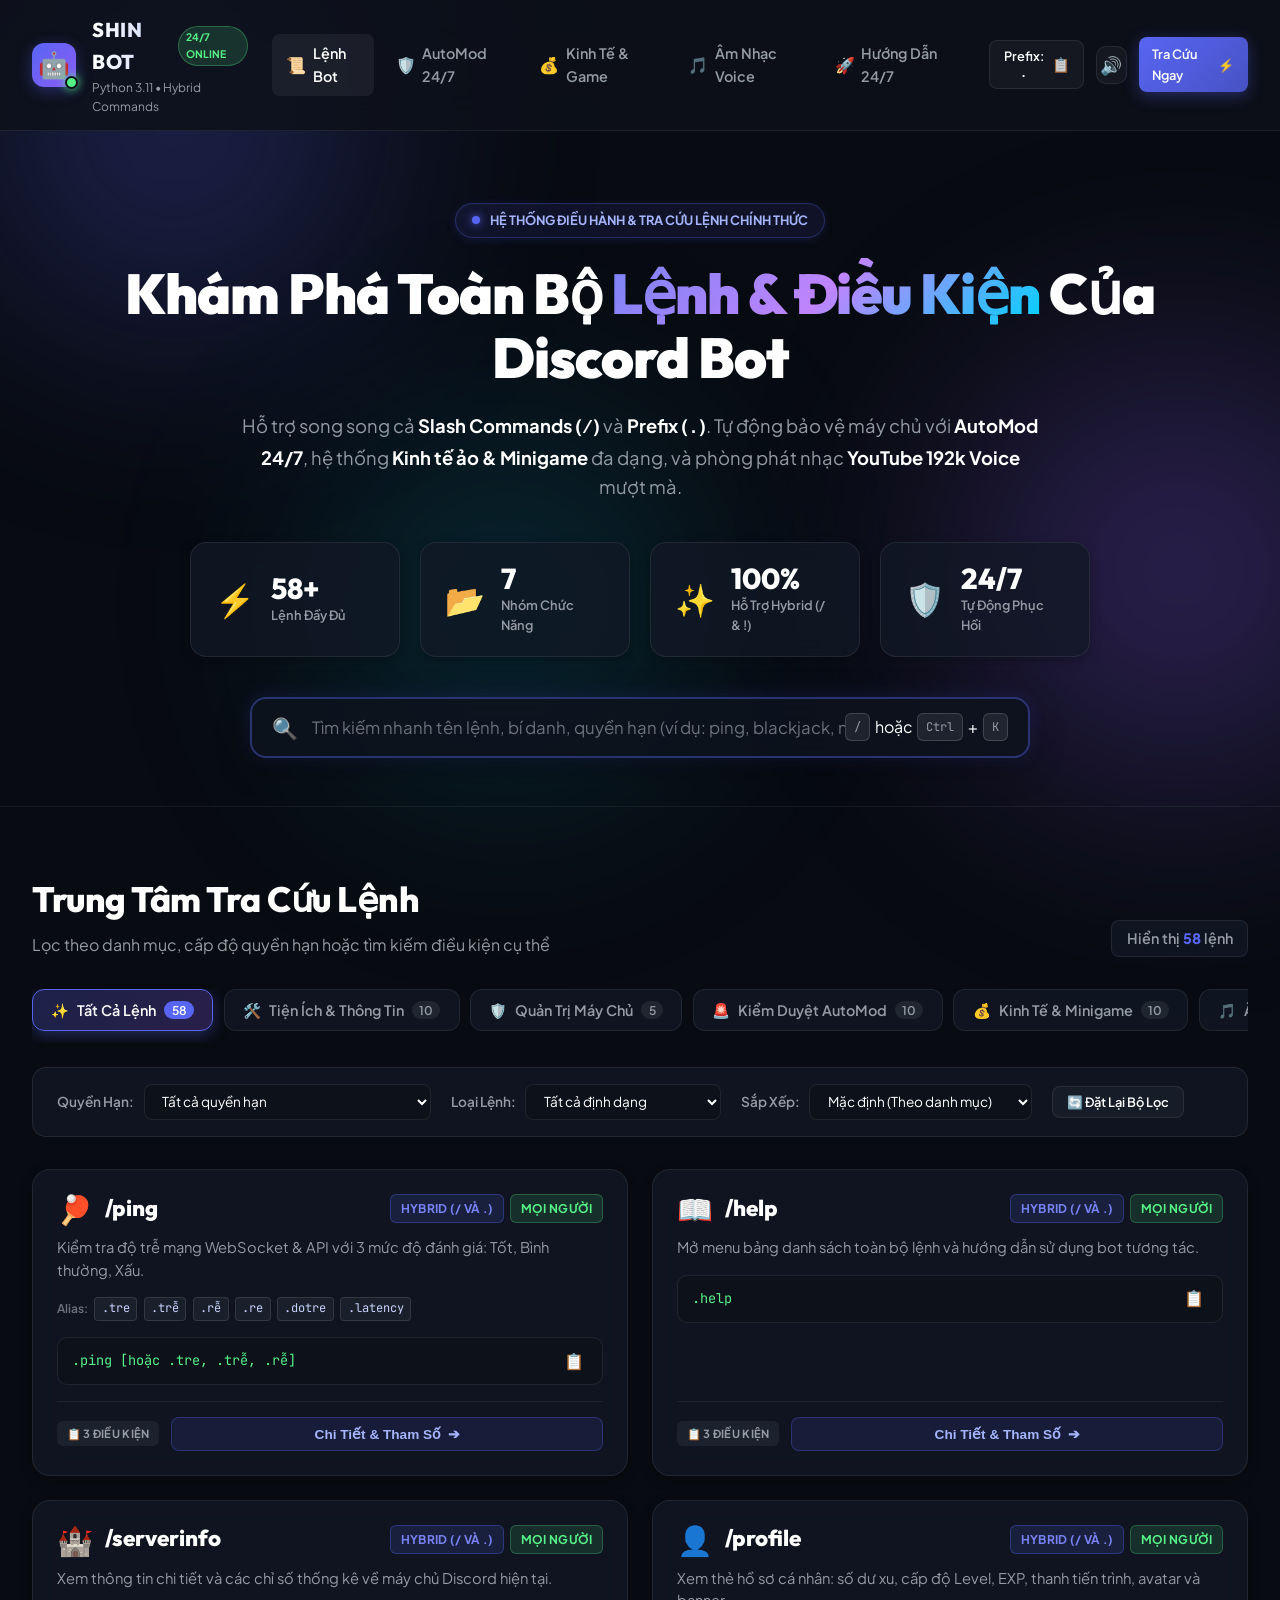
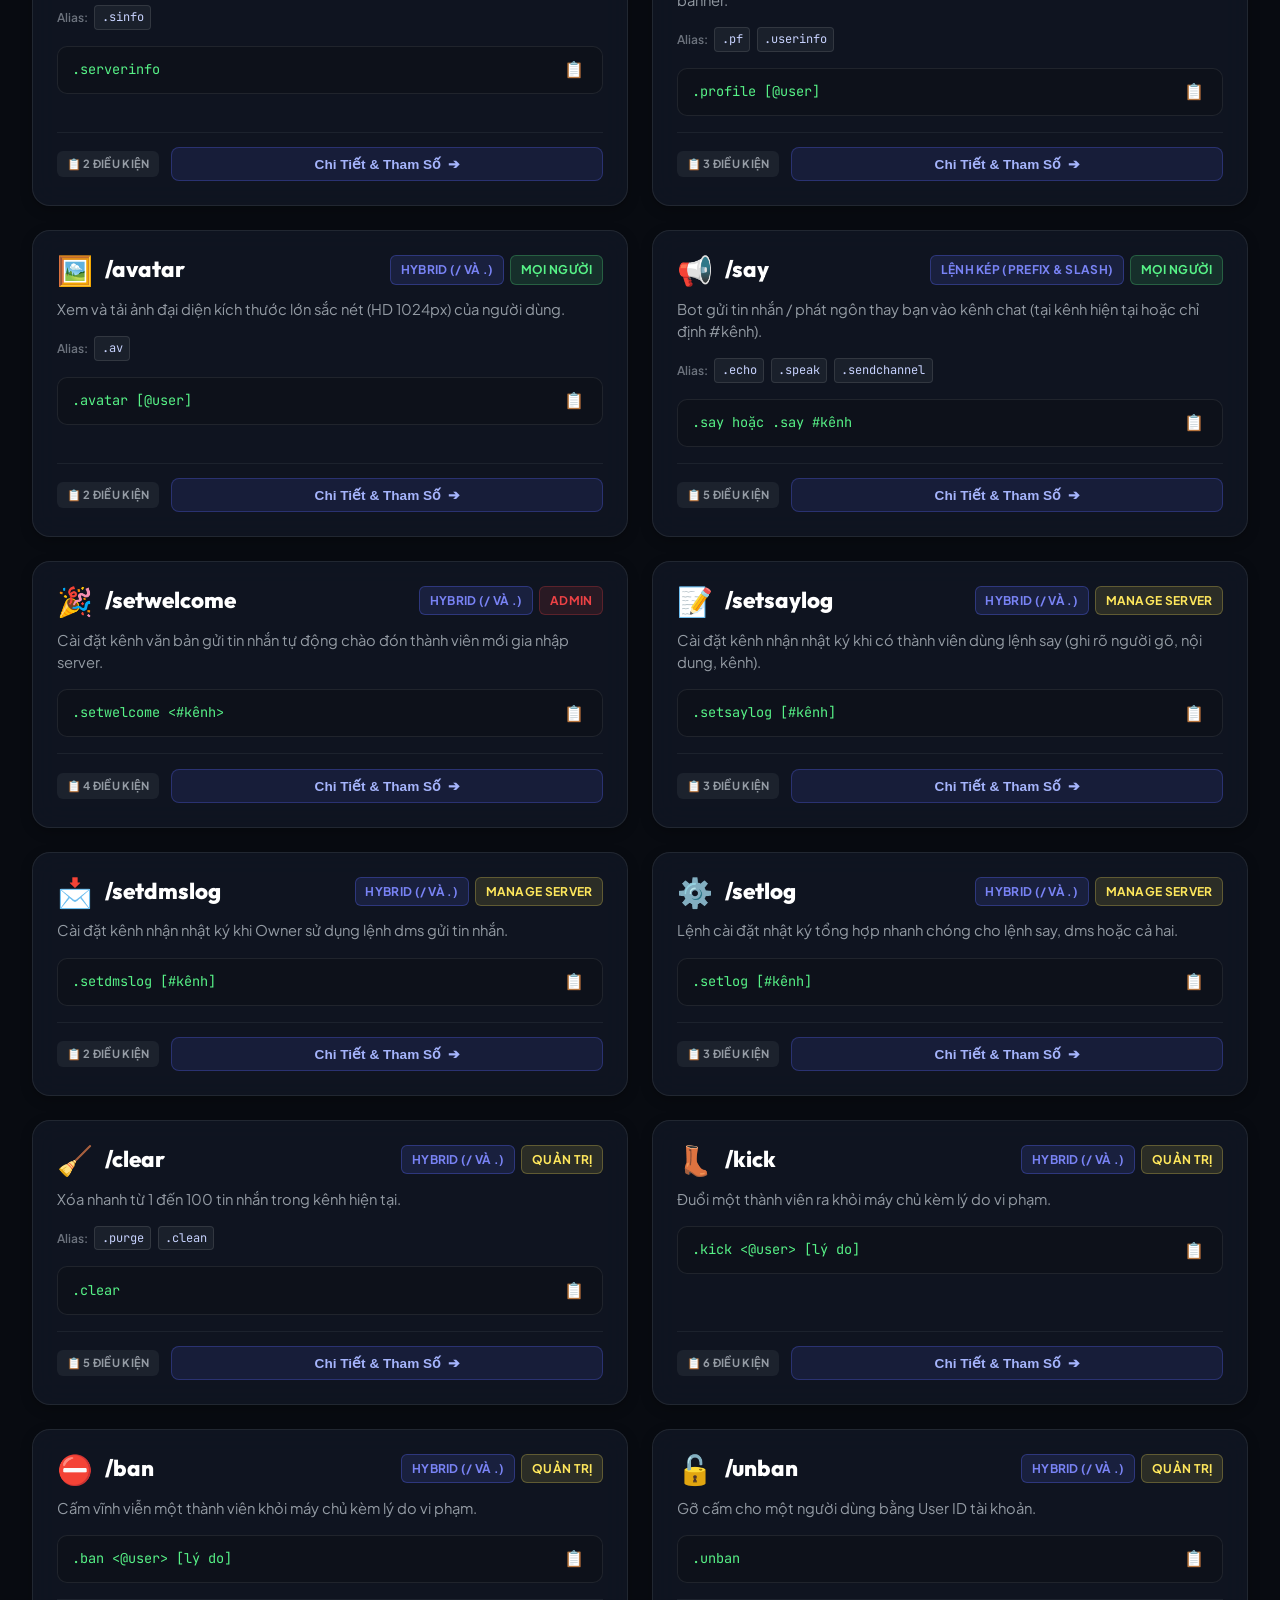
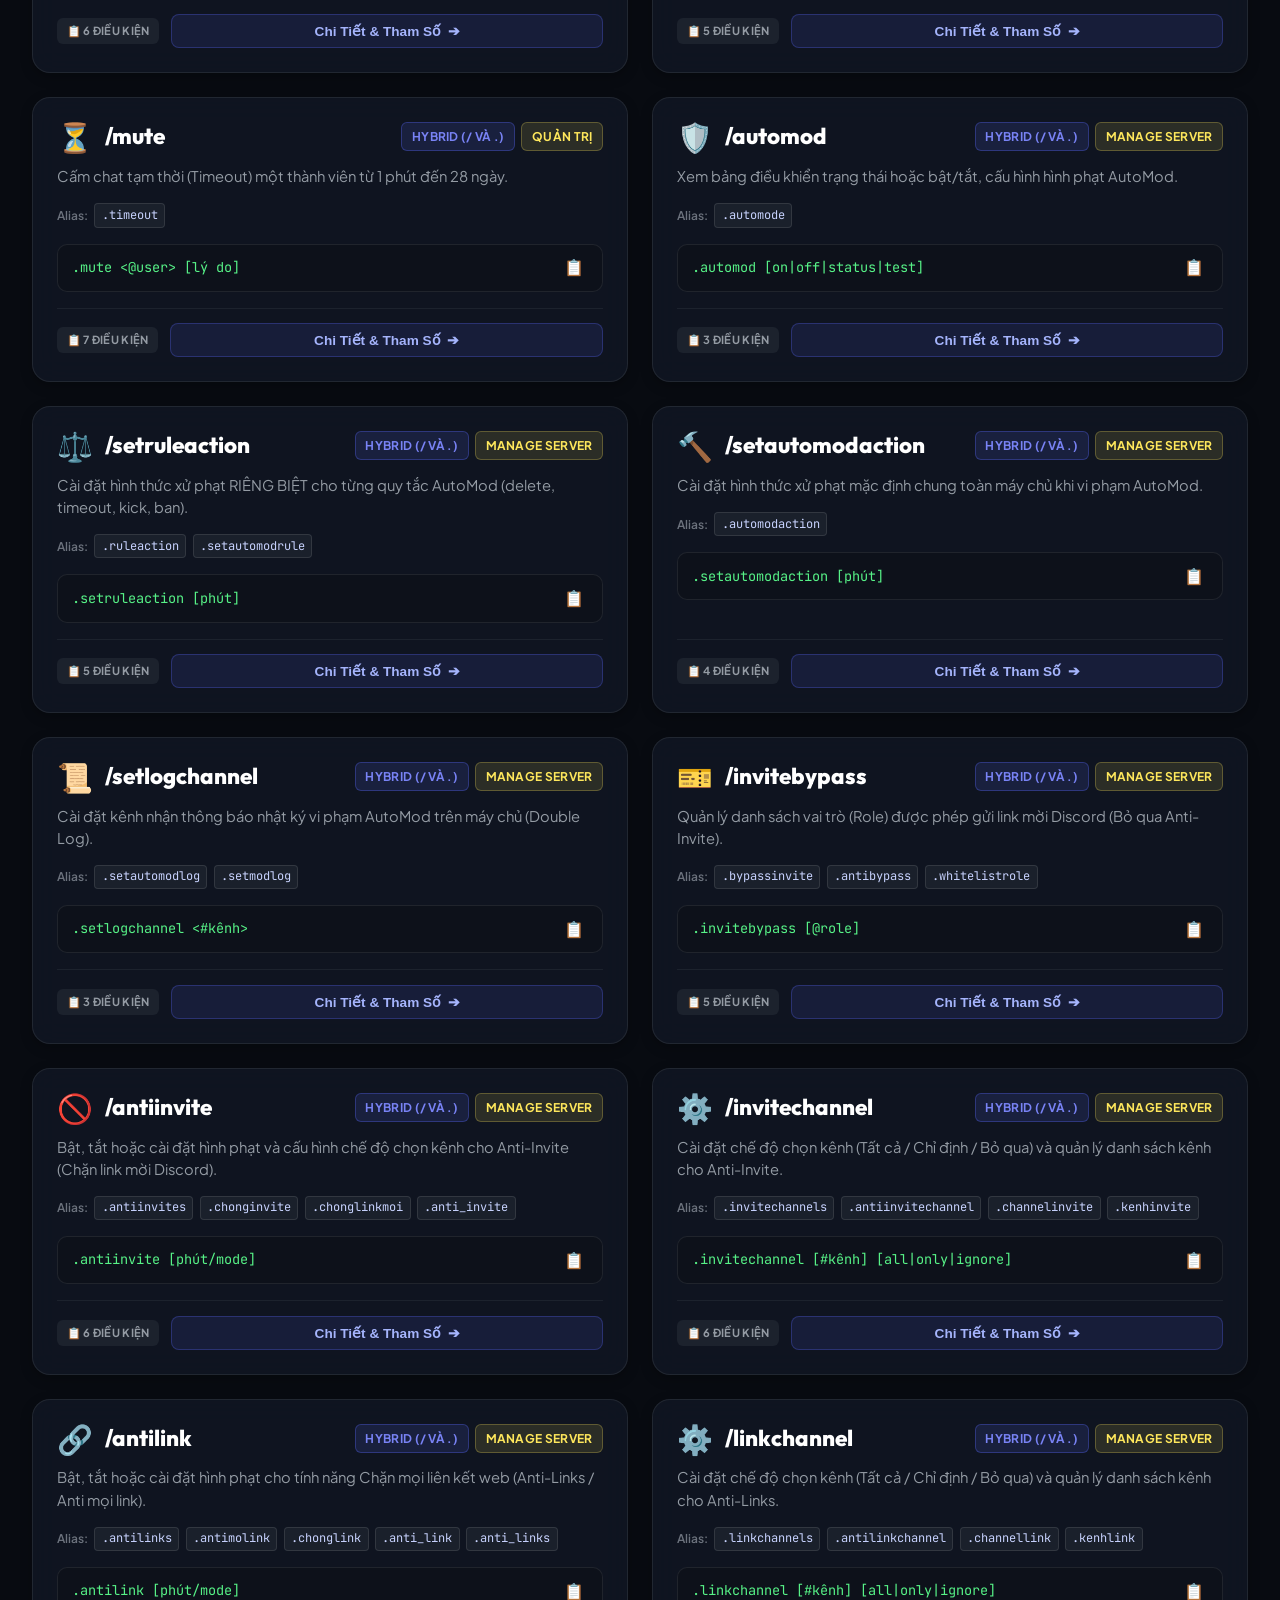
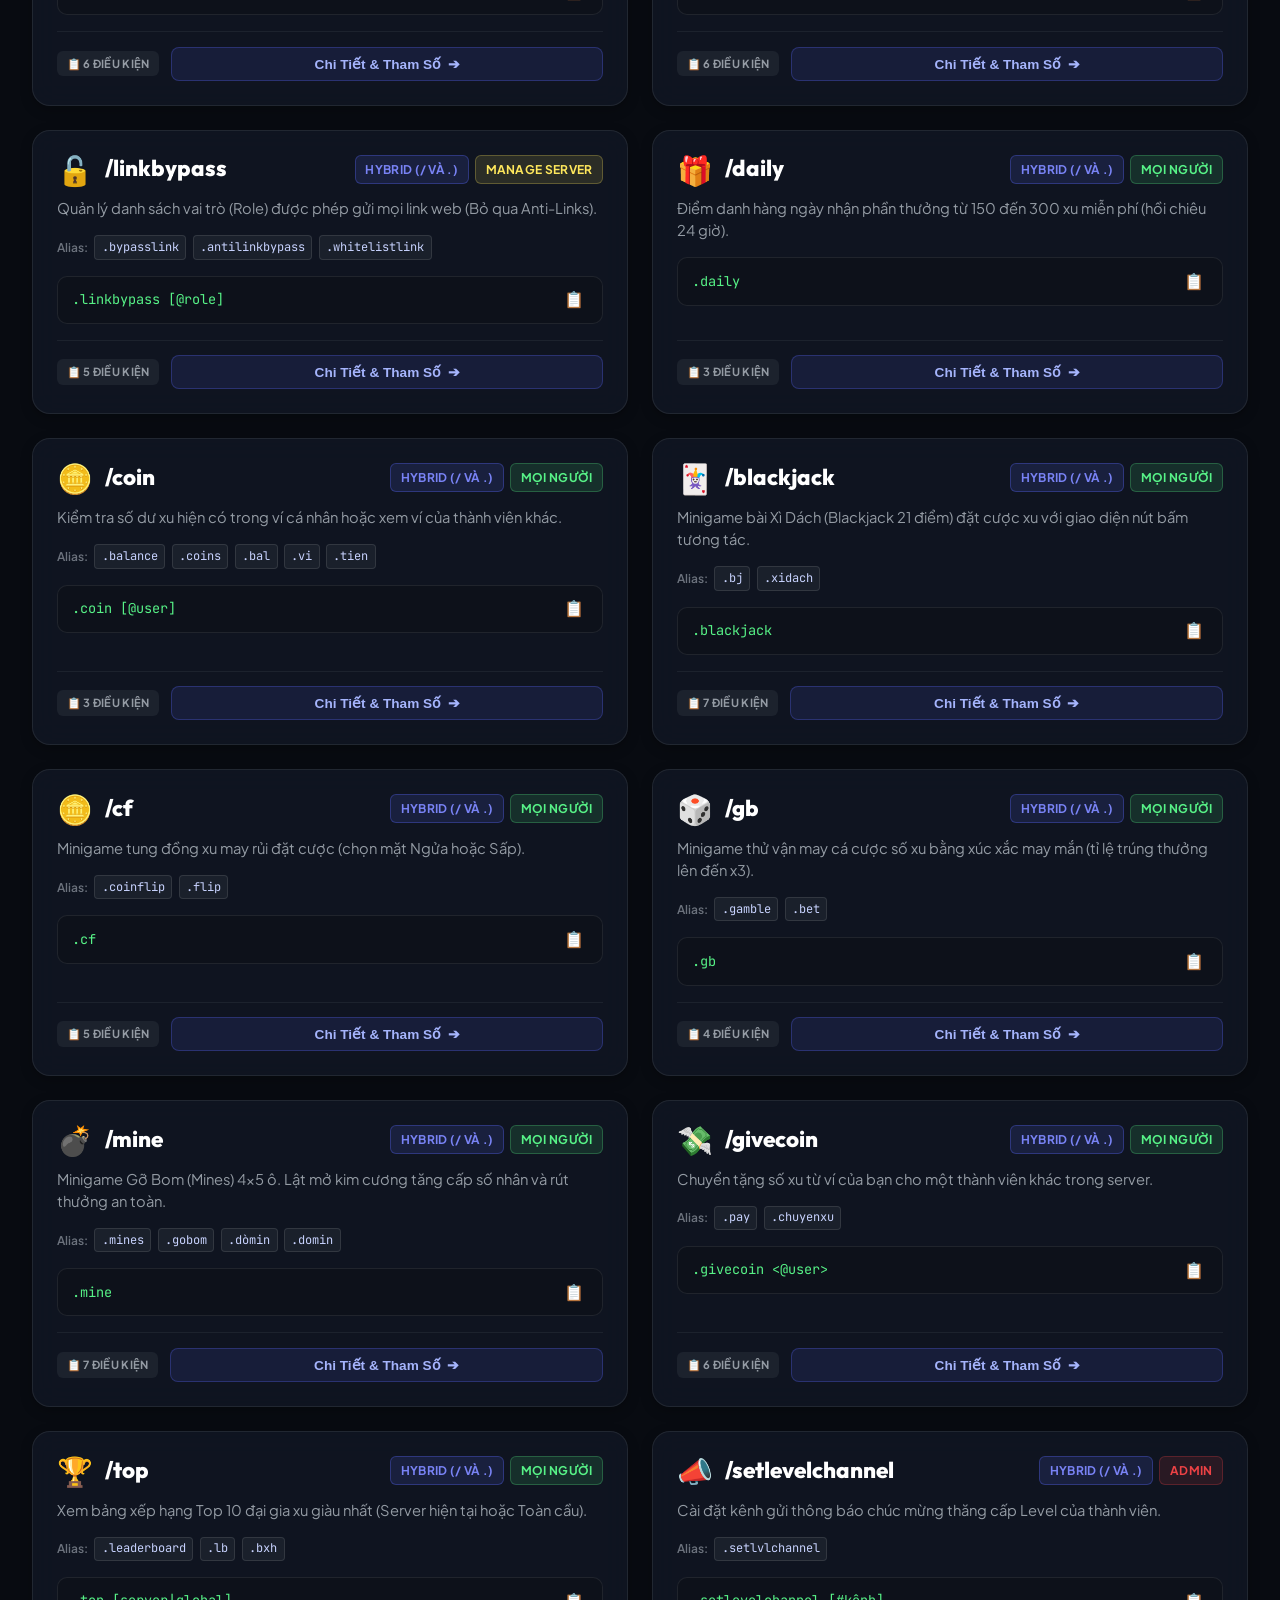
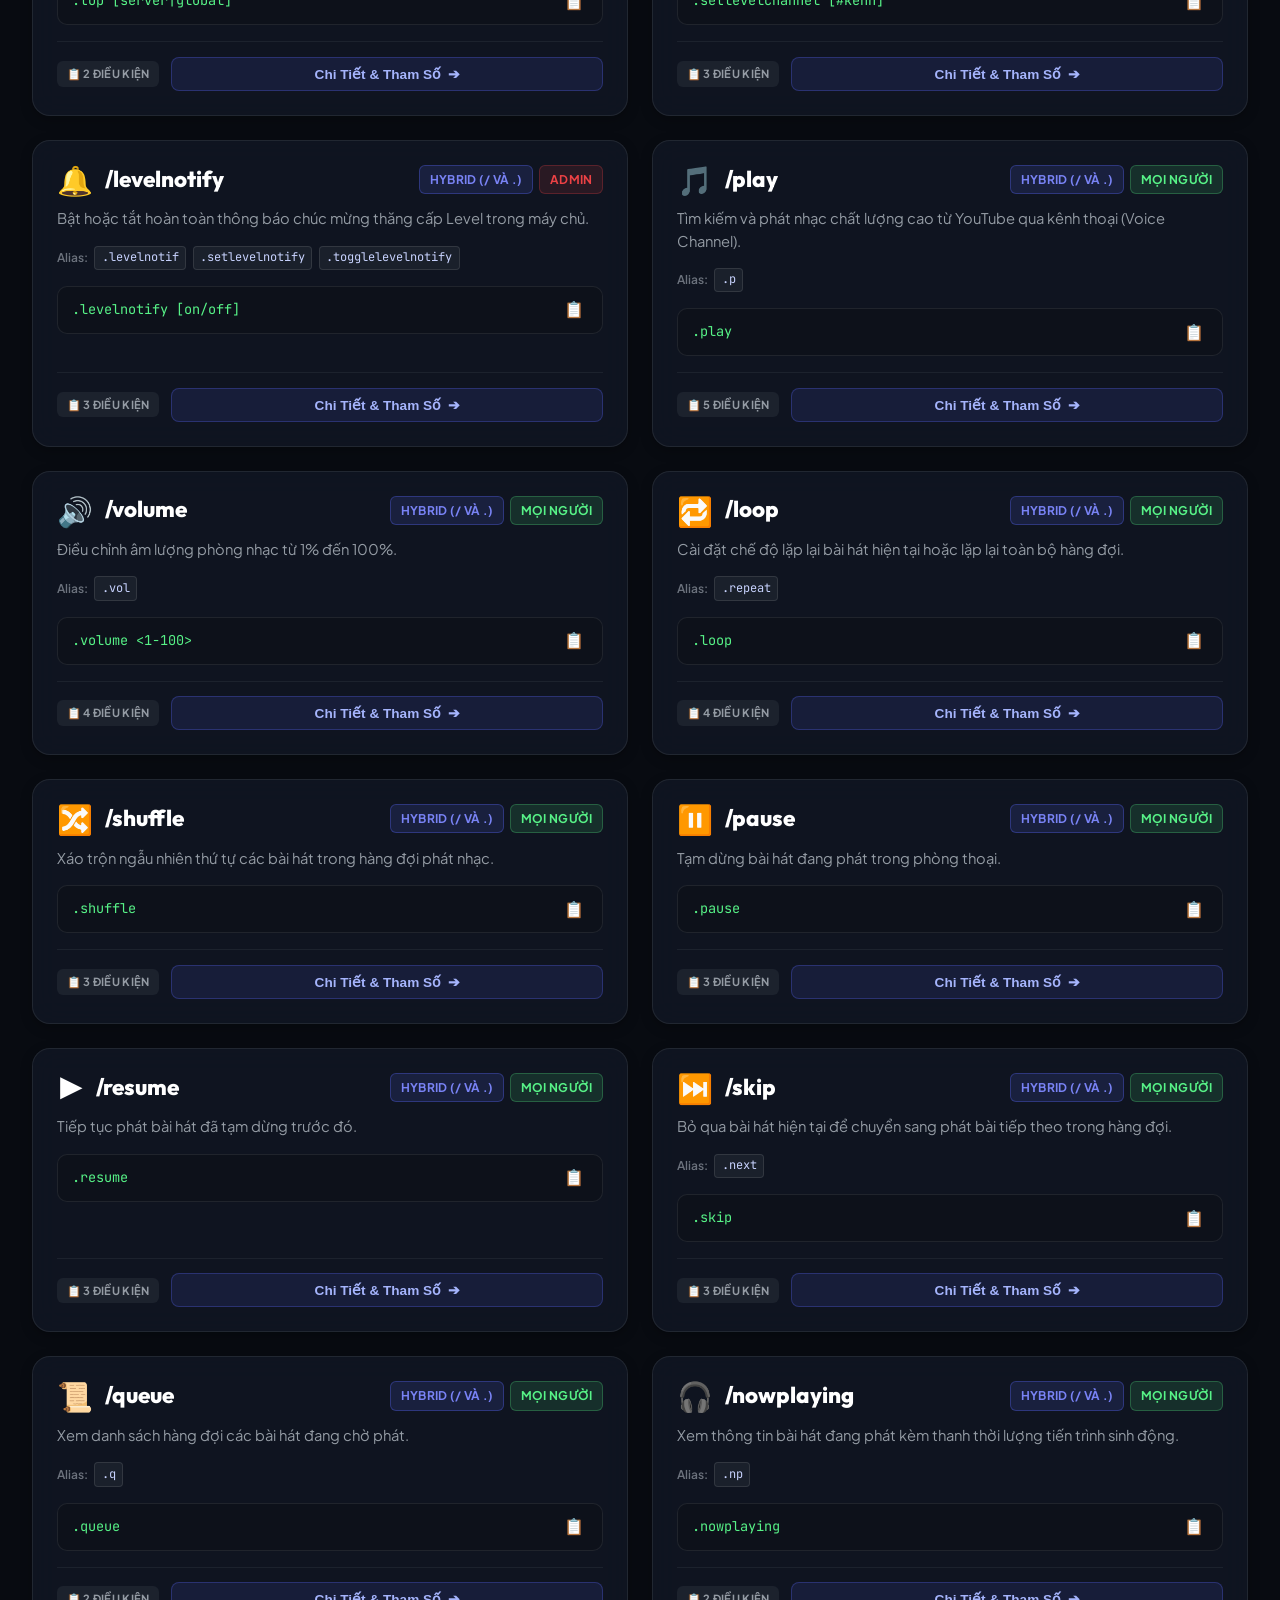
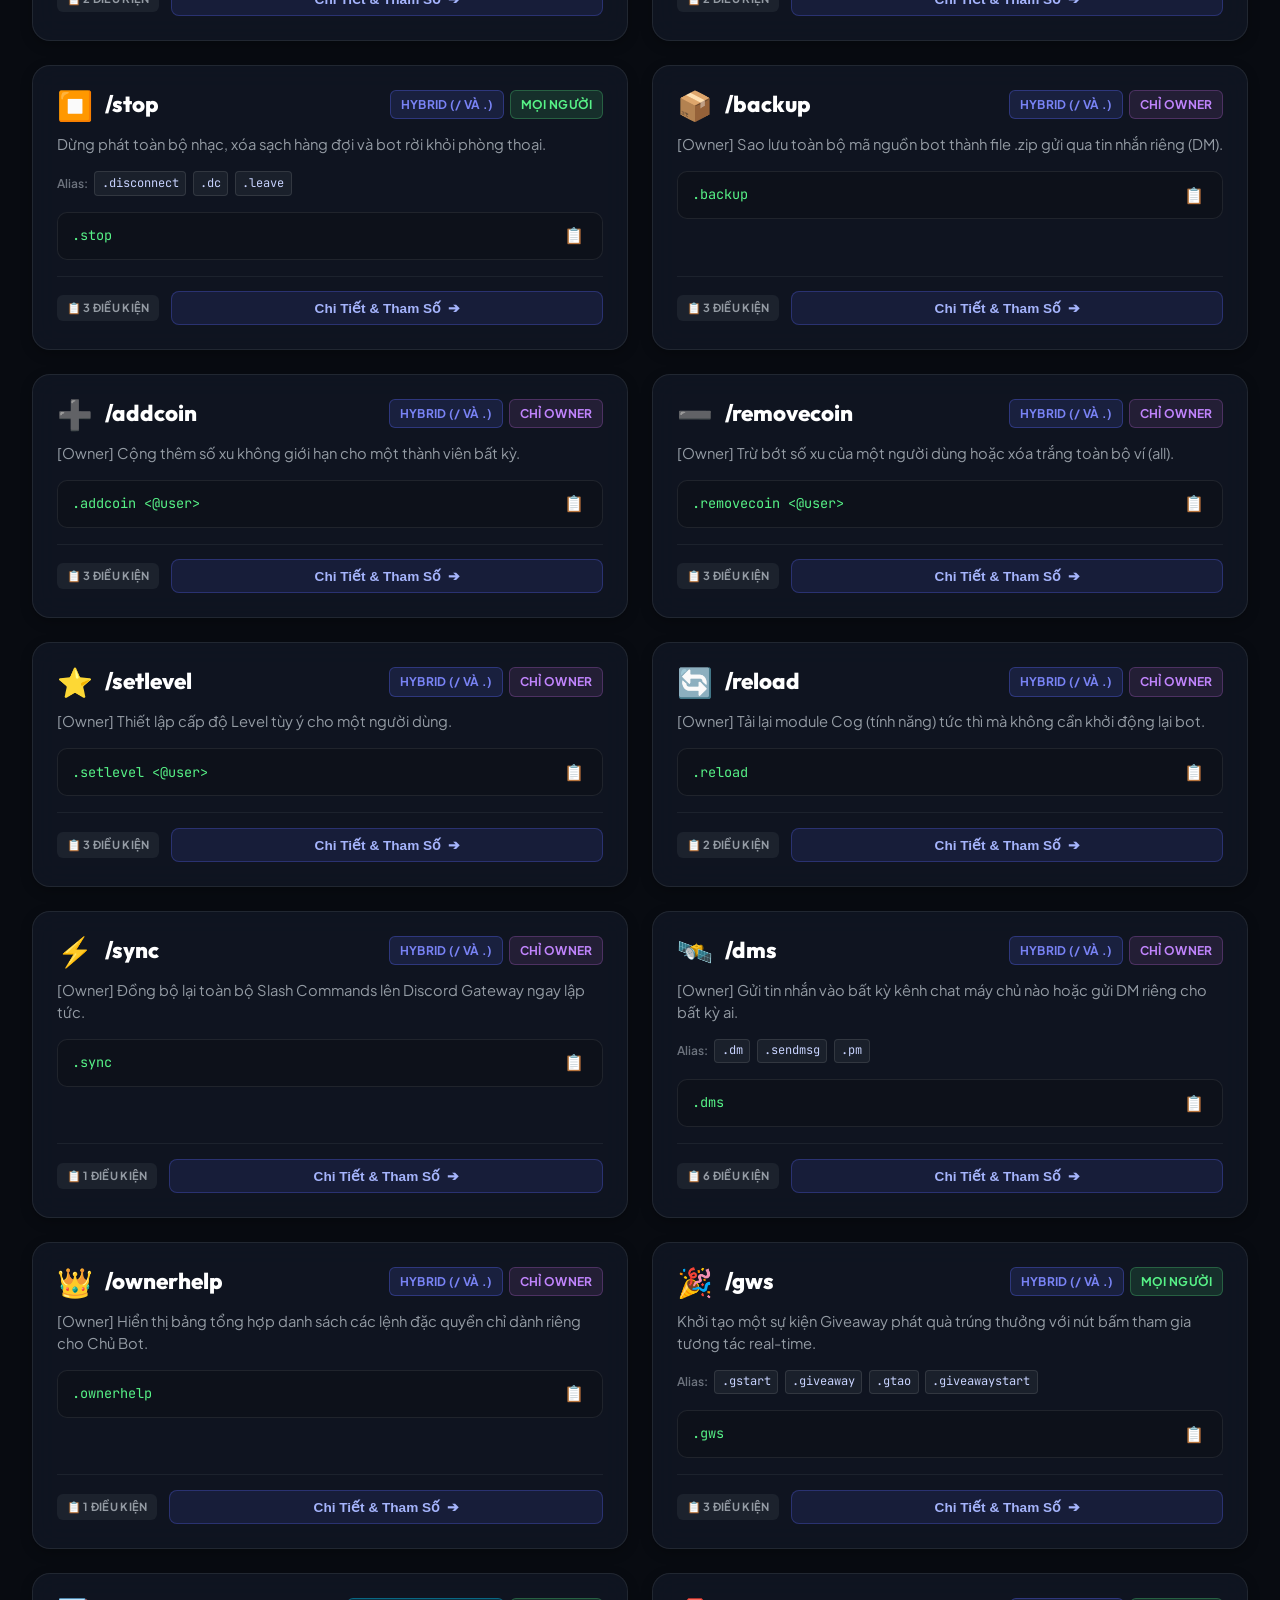
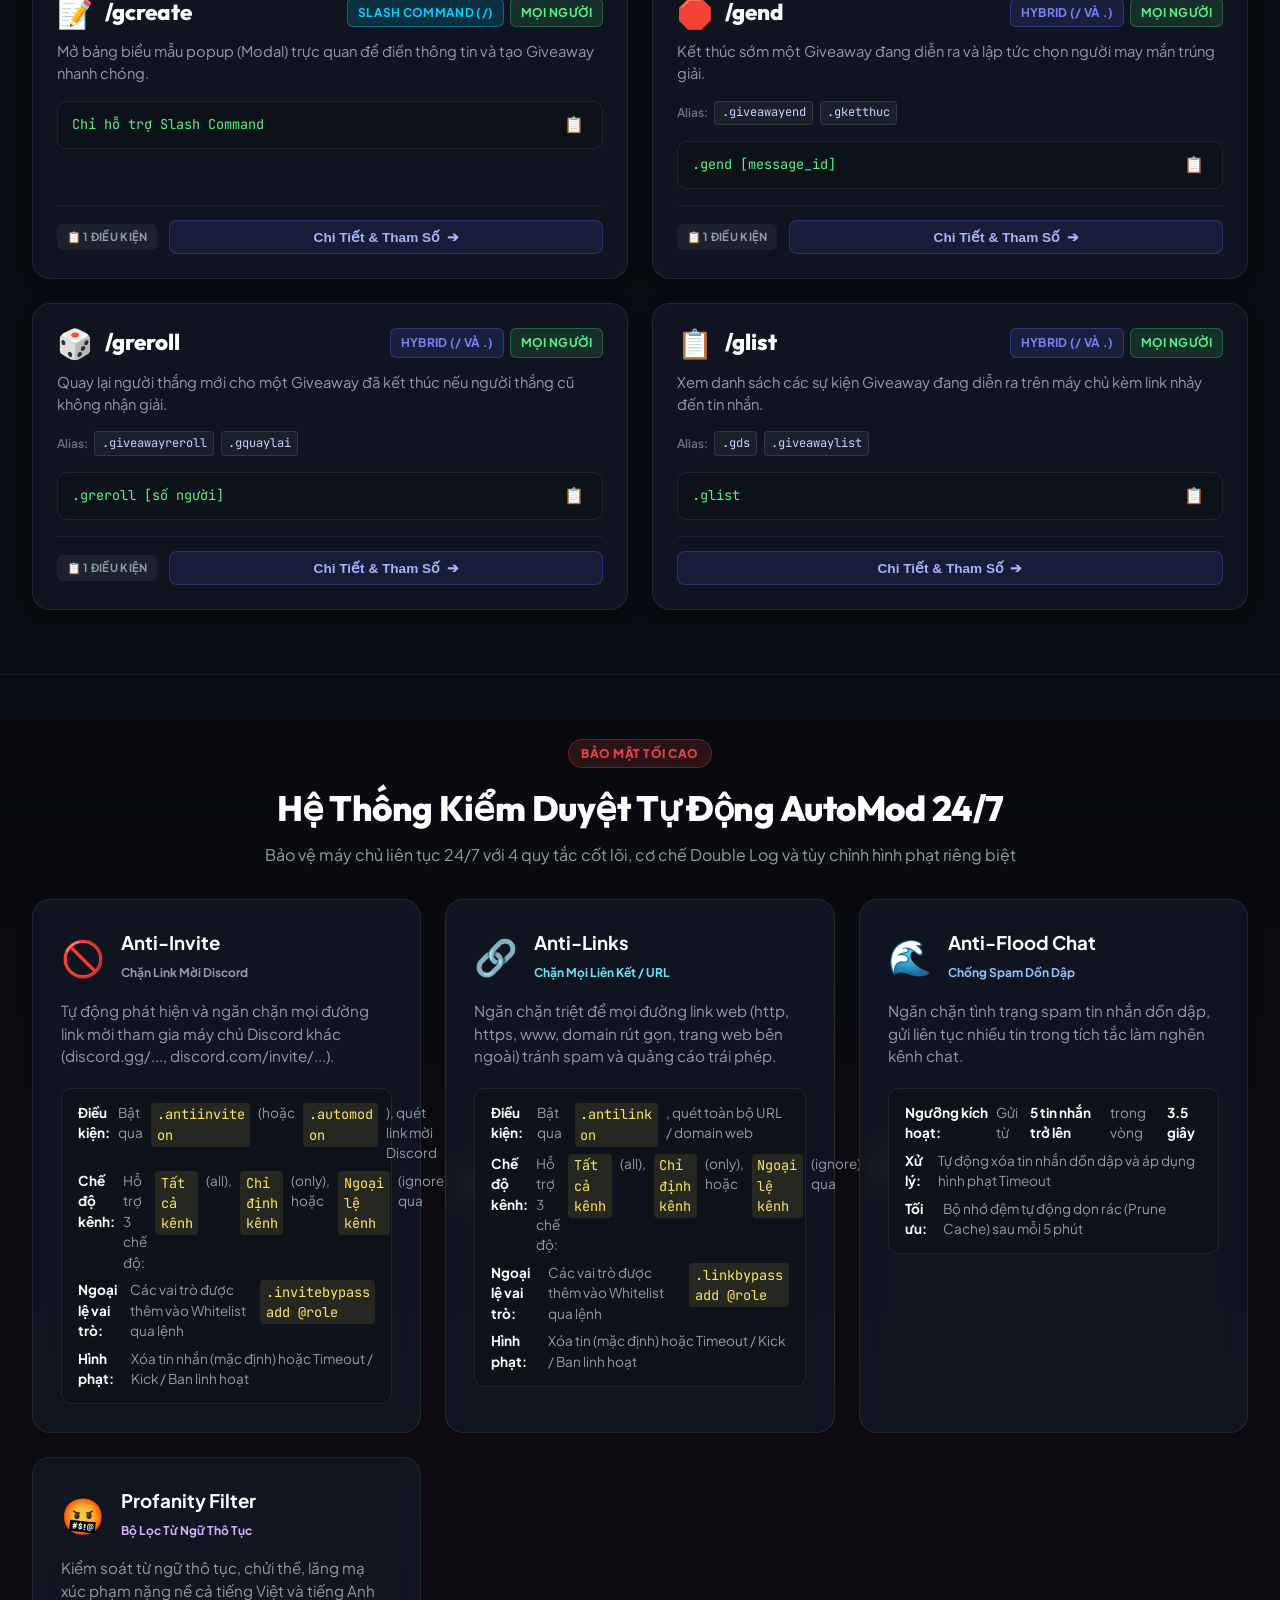
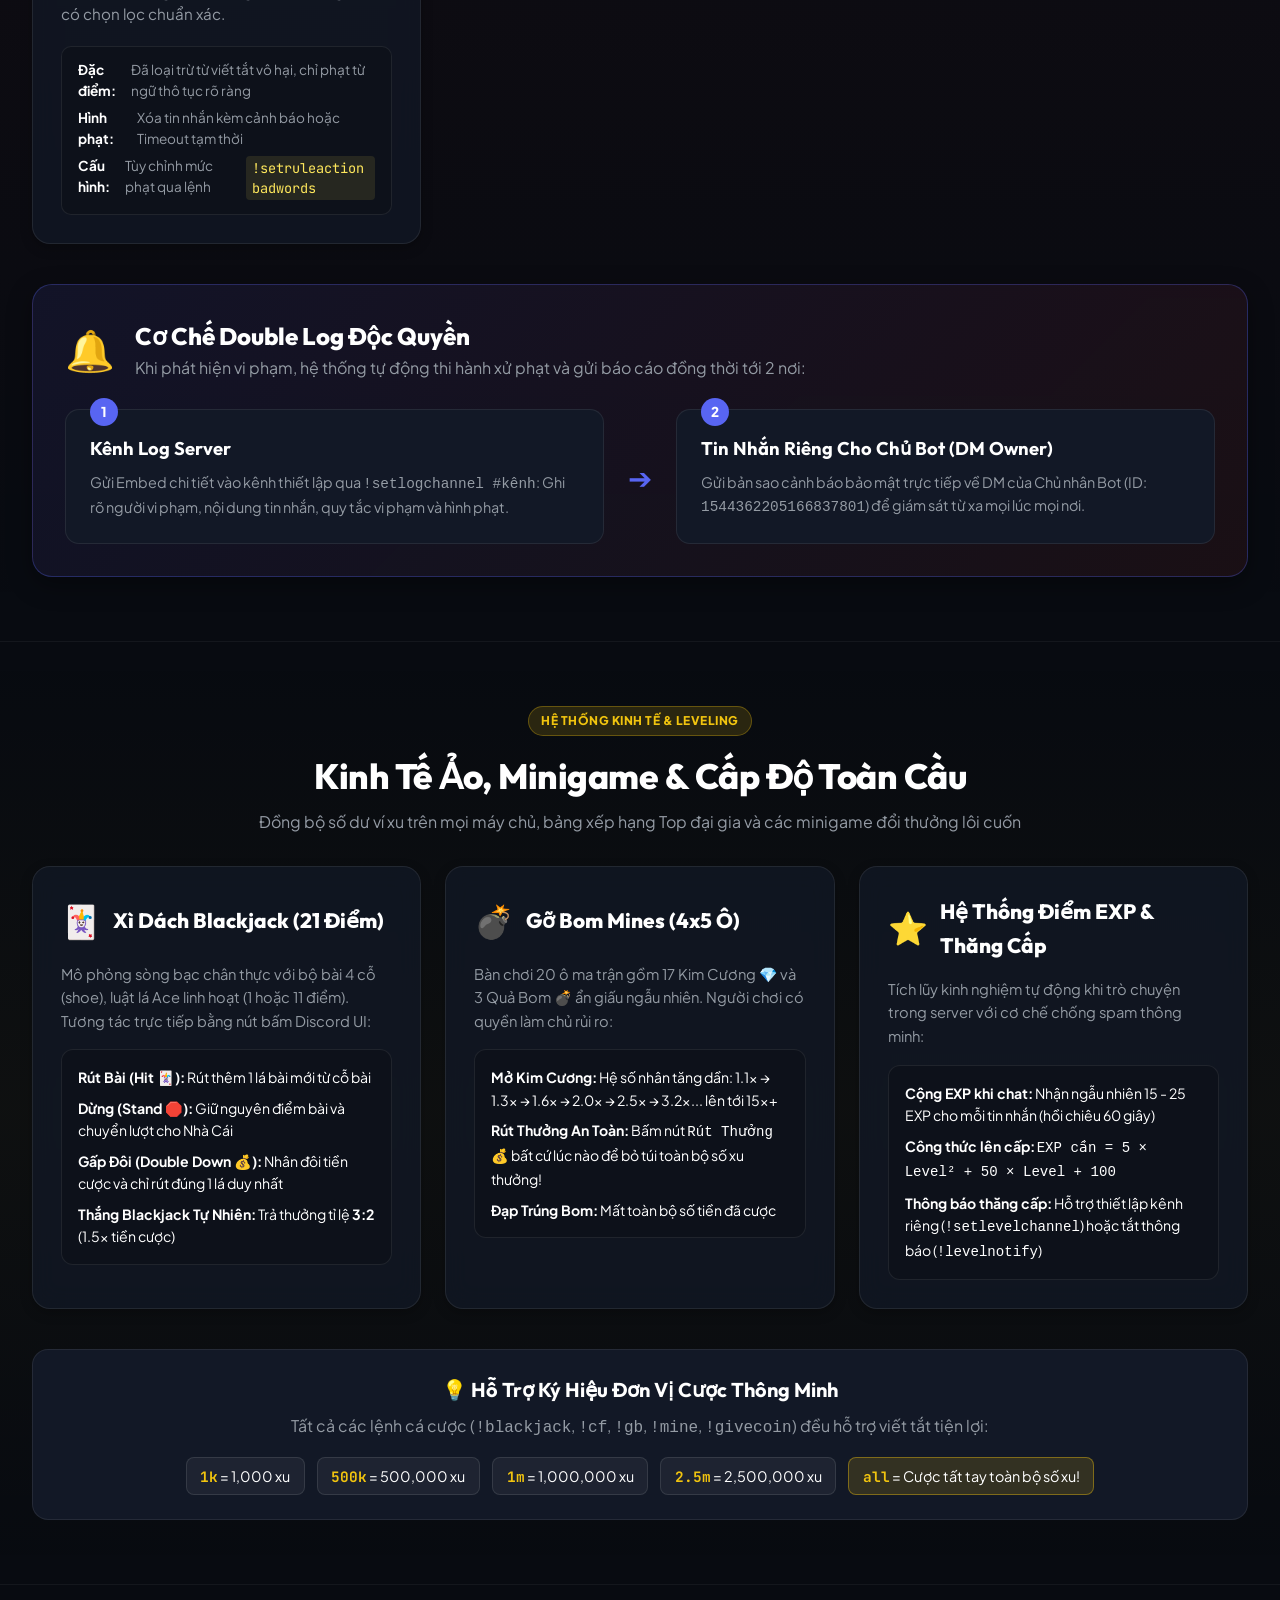
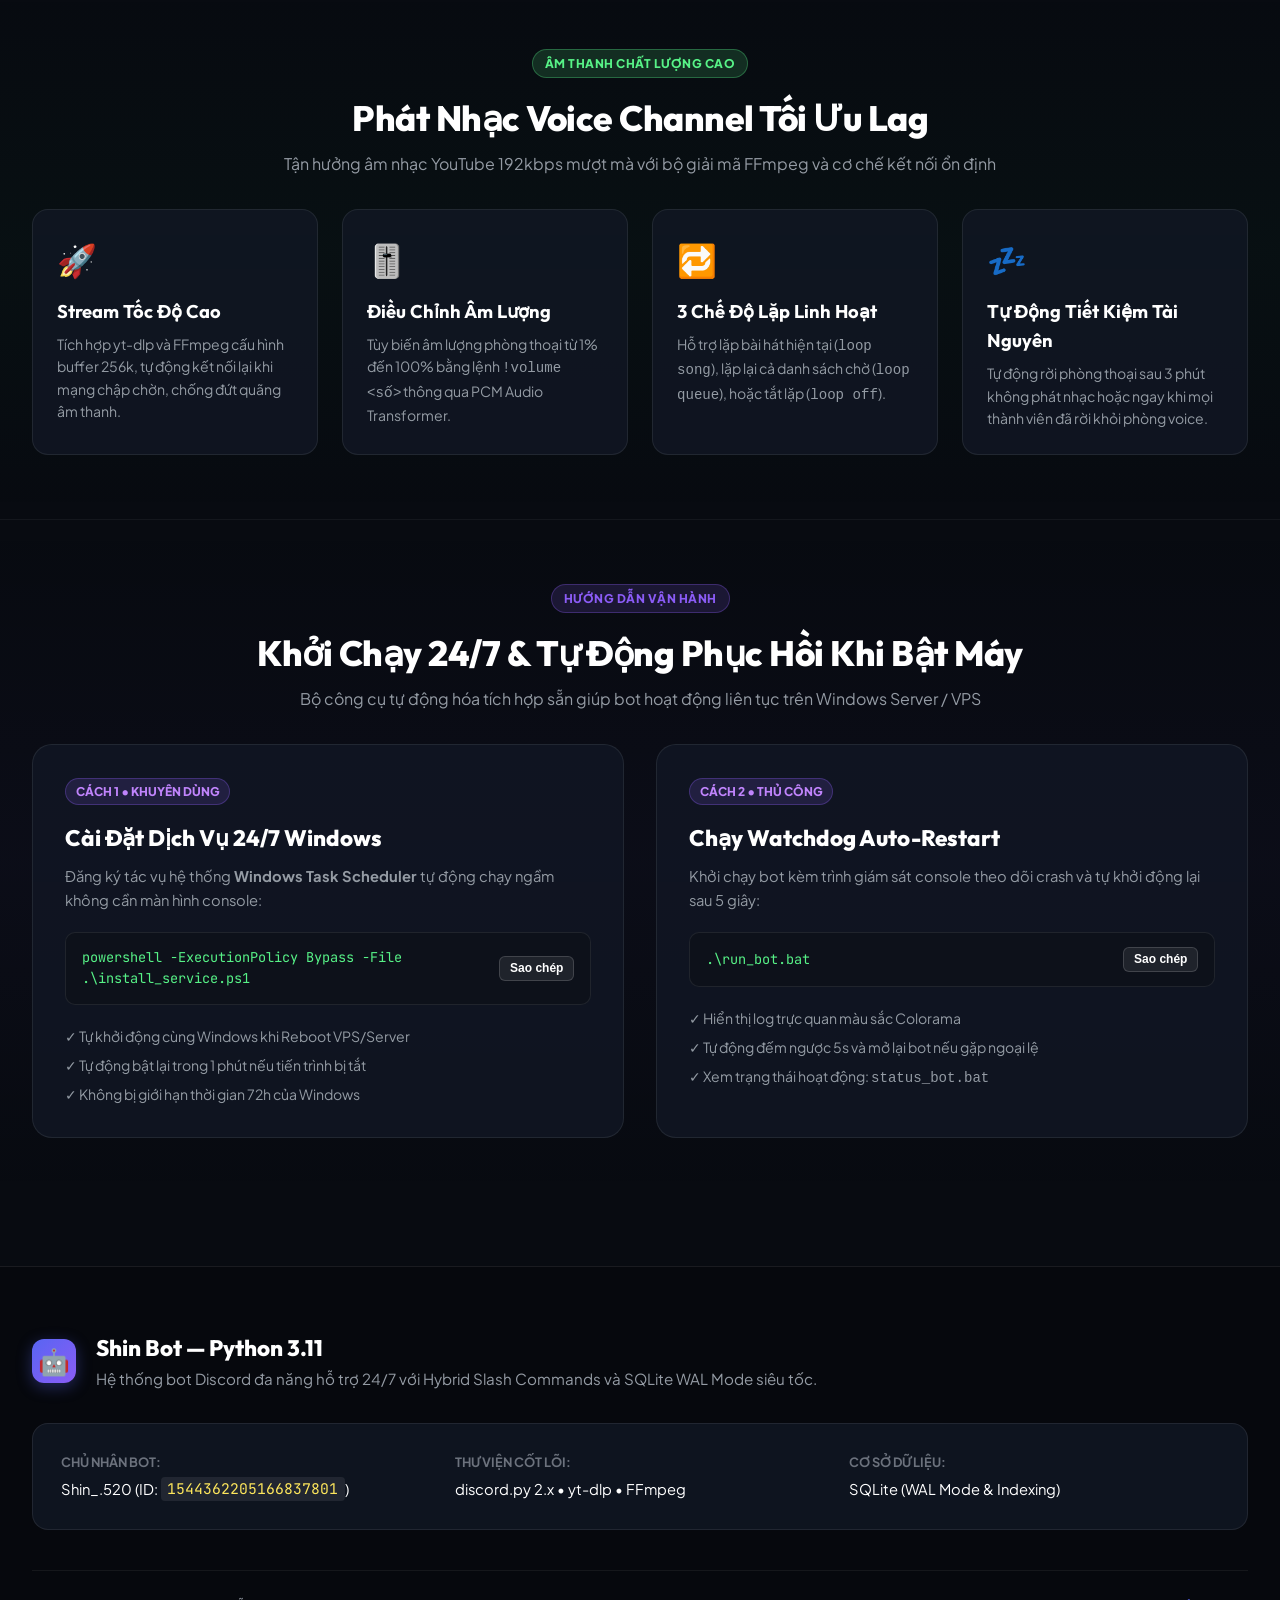
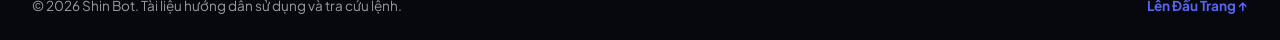
<file: web/index.html>
<!DOCTYPE html>
<html lang="vi">
<head>
  <meta charset="UTF-8">
  <meta name="viewport" content="width=device-width, initial-scale=1.0">
  <title>Shin Bot — Tài Liệu & Trung Tâm Tra Cứu Lệnh Discord Bot 24/7</title>
  <meta name="description" content="Trung tâm tra cứu đầy đủ 48+ lệnh, điều kiện sử dụng, quyền hạn và trình tạo cú pháp lệnh cho Discord Bot Python 24/7 hỗ trợ Slash và Prefix.">
  <link rel="preconnect" href="https://fonts.googleapis.com">
  <link rel="preconnect" href="https://fonts.gstatic.com" crossorigin>
  <link href="https://fonts.googleapis.com/css2?family=JetBrains+Mono:wght@400;500;600;700&family=Outfit:wght@400;500;600;700;800;900&family=Plus+Jakarta+Sans:wght@400;500;600;700&display=swap" rel="stylesheet">
  <link rel="stylesheet" href="style.css">
  <link rel="icon" href="data:image/svg+xml,<svg xmlns=%22http://www.w3.org/2000/svg%22 viewBox=%220%22%20width=%2232%22%20height=%2232%22><text y=%2226%22 font-size=%2226%22>🤖</text></svg>">
</head>
<body class="dark-theme">
  <!-- Glowing Background Mesh -->
  <div class="bg-glow bg-glow-1"></div>
  <div class="bg-glow bg-glow-2"></div>
  <div class="bg-glow bg-glow-3"></div>

  <!-- Header / Navigation Bar -->
  <header class="navbar">
    <div class="nav-container">
      <div class="nav-brand">
        <div class="brand-avatar-wrapper">
          <div class="brand-avatar">🤖</div>
          <span class="status-pulse" title="Trực tuyến 24/7"></span>
        </div>
        <div class="brand-info">
          <div class="brand-title">
            <span class="brand-name">SHIN BOT</span>
            <span class="brand-badge">24/7 ONLINE</span>
          </div>
          <span class="brand-sub">Python 3.11 • Hybrid Commands</span>
        </div>
      </div>

      <nav class="nav-menu">
        <a href="#commands" class="nav-link active"><span class="nav-icon">📜</span> Lệnh Bot</a>
        <a href="#automod" class="nav-link"><span class="nav-icon">🛡️</span> AutoMod 24/7</a>
        <a href="#economy" class="nav-link"><span class="nav-icon">💰</span> Kinh Tế & Game</a>
        <a href="#music" class="nav-link"><span class="nav-icon">🎵</span> Âm Nhạc Voice</a>
        <a href="#deployment" class="nav-link"><span class="nav-icon">🚀</span> Hướng Dẫn 24/7</a>
      </nav>

      <div class="nav-actions">
        <button id="quick-copy-prefix" class="btn btn-outline btn-sm" title="Sao chép Prefix mặc định (.)">
          <span>Prefix: <code>.</code></span>
          <span class="copy-icon">📋</span>
        </button>
        <button id="sound-toggle-btn" class="btn btn-icon" title="Bật/Tắt hiệu ứng âm thanh">
          <span id="sound-icon">🔊</span>
        </button>
        <a href="#commands" class="btn btn-primary btn-sm">
          <span>Tra Cứu Ngay</span>
          <span>⚡</span>
        </a>
      </div>
    </div>
  </header>

  <!-- Main Hero Section -->
  <section class="hero-section">
    <div class="hero-container">
      <div class="hero-badge">
        <span class="badge-dot"></span>
        <span>HỆ THỐNG ĐIỀU HÀNH & TRA CỨU LỆNH CHÍNH THỨC</span>
      </div>

      <h1 class="hero-title">
        Khám Phá Toàn Bộ <span class="gradient-text">Lệnh & Điều Kiện</span> Của Discord Bot
      </h1>

      <p class="hero-desc">
        Hỗ trợ song song cả <strong>Slash Commands (<code>/</code>)</strong> và <strong>Prefix (<code>.</code>)</strong>. 
        Tự động bảo vệ máy chủ với <strong>AutoMod 24/7</strong>, hệ thống <strong>Kinh tế ảo & Minigame</strong> đa dạng, 
        và phòng phát nhạc <strong>YouTube 192k Voice</strong> mượt mà.
      </p>

      <!-- Stats Counters -->
      <div class="stats-grid">
        <div class="stat-card">
          <div class="stat-icon" style="color: #5865F2;">⚡</div>
          <div class="stat-info">
            <span class="stat-num" id="stat-total-cmds">48+</span>
            <span class="stat-label">Lệnh Đầy Đủ</span>
          </div>
        </div>

        <div class="stat-card">
          <div class="stat-icon" style="color: #3BA55C;">📂</div>
          <div class="stat-info">
            <span class="stat-num" id="stat-total-cats">8</span>
            <span class="stat-label">Nhóm Chức Năng</span>
          </div>
        </div>

        <div class="stat-card">
          <div class="stat-icon" style="color: #F1C40F;">✨</div>
          <div class="stat-info">
            <span class="stat-num">100%</span>
            <span class="stat-label">Hỗ Trợ Hybrid (/ & !)</span>
          </div>
        </div>

        <div class="stat-card">
          <div class="stat-icon" style="color: #ED4245;">🛡️</div>
          <div class="stat-info">
            <span class="stat-num">24/7</span>
            <span class="stat-label">Tự Động Phục Hồi</span>
          </div>
        </div>
      </div>

      <!-- Quick Search Trigger -->
      <div class="hero-search-wrapper">
        <div class="hero-search-box">
          <span class="search-icon">🔍</span>
          <input type="text" id="main-search-input" placeholder="Tìm kiếm nhanh tên lệnh, bí danh, quyền hạn (ví dụ: ping, blackjack, mute, say...)" autocomplete="off">
          <button id="clear-search-btn" class="clear-btn" style="display: none;" title="Xóa tìm kiếm">✕</button>
          <div class="search-shortcut">
            <kbd>/</kbd> hoặc <kbd>Ctrl</kbd>+<kbd>K</kbd>
          </div>
        </div>
      </div>
    </div>
  </section>

  <!-- Commands Explorer Section -->
  <section id="commands" class="section explorer-section">
    <div class="section-container">
      <div class="section-header">
        <div>
          <h2 class="section-title">Trung Tâm Tra Cứu Lệnh</h2>
          <p class="section-subtitle">Lọc theo danh mục, cấp độ quyền hạn hoặc tìm kiếm điều kiện cụ thể</p>
        </div>
        <div class="results-badge">
          Hiển thị <span id="filtered-count" class="highlight-count">48</span> lệnh
        </div>
      </div>

      <!-- Category Filter Pills -->
      <div class="category-tabs" id="category-tabs">
        <!-- Rendered dynamically -->
      </div>

      <!-- Secondary Filter Bar (Permissions, Type, Sort) -->
      <div class="filters-toolbar">
        <div class="filter-group">
          <label class="filter-label">Quyền Hạn:</label>
          <select id="perm-filter" class="filter-select">
            <option value="all">Tất cả quyền hạn</option>
            <option value="everyone">Tất cả thành viên (Không cần quyền)</option>
            <option value="moderator">Quản trị viên (Mute / Kick / Ban / Clear)</option>
            <option value="manage_guild">Quản lý máy chủ (Manage Server)</option>
            <option value="admin">Quản trị tối cao (Administrator)</option>
            <option value="owner">Chỉ Chủ Bot (Owner Only)</option>
          </select>
        </div>

        <div class="filter-group">
          <label class="filter-label">Loại Lệnh:</label>
          <select id="type-filter" class="filter-select">
            <option value="all">Tất cả định dạng</option>
            <option value="hybrid">Lệnh Kép Hybrid (/ và .)</option>
            <option value="slash">Chỉ Slash Command (/)</option>
            <option value="prefix">Chỉ Lệnh Prefix (.)</option>
          </select>
        </div>

        <div class="filter-group">
          <label class="filter-label">Sắp Xếp:</label>
          <select id="sort-select" class="filter-select">
            <option value="default">Mặc định (Theo danh mục)</option>
            <option value="name-asc">Tên lệnh (A → Z)</option>
            <option value="name-desc">Tên lệnh (Z → A)</option>
            <option value="perm">Cấp độ quyền (Thấp → Cao)</option>
          </select>
        </div>

        <button id="reset-filters-btn" class="btn btn-outline btn-sm">
          <span>🔄 Đặt Lại Bộ Lọc</span>
        </button>
      </div>

      <!-- Commands Grid Container -->
      <div class="commands-grid" id="commands-grid">
        <!-- Rendered dynamically -->
      </div>

      <!-- Empty State -->
      <div id="no-results-state" class="empty-state" style="display: none;">
        <div class="empty-icon">🔍</div>
        <h3 class="empty-title">Không Tìm Thấy Lệnh Phù Hợp</h3>
        <p class="empty-desc">Không có lệnh nào khớp với từ khóa tìm kiếm hoặc bộ lọc hiện tại của bạn.</p>
        <button id="reset-search-empty-btn" class="btn btn-primary btn-sm">Đặt lại bộ lọc</button>
      </div>
    </div>
  </section>

  <!-- AutoMod 24/7 Deep Dive Section -->
  <section id="automod" class="section automod-section">
    <div class="section-container">
      <div class="section-header center">
        <div class="pill-tag pill-danger">BẢO MẬT TỐI CAO</div>
        <h2 class="section-title">Hệ Thống Kiểm Duyệt Tự Động AutoMod 24/7</h2>
        <p class="section-subtitle">Bảo vệ máy chủ liên tục 24/7 với 4 quy tắc cốt lõi, cơ chế Double Log và tùy chỉnh hình phạt riêng biệt</p>
      </div>

      <div class="automod-grid">
        <div class="automod-card">
          <div class="automod-card-header">
            <div class="rule-icon">🚫</div>
            <div>
              <h3>Anti-Invite</h3>
              <span class="rule-badge">Chặn Link Mời Discord</span>
            </div>
          </div>
          <p class="rule-desc">Tự động phát hiện và ngăn chặn mọi đường link mời tham gia máy chủ Discord khác (discord.gg/..., discord.com/invite/...).</p>
          <div class="rule-conditions">
            <div class="cond-item"><strong>Điều kiện:</strong> Bật qua <code>.antiinvite on</code> (hoặc <code>.automod on</code>), quét link mời Discord</div>
            <div class="cond-item"><strong>Chế độ kênh:</strong> Hỗ trợ 3 chế độ: <code>Tất cả kênh</code> (all), <code>Chỉ định kênh</code> (only), hoặc <code>Ngoại lệ kênh</code> (ignore) qua <code>.invitechannel</code> hoặc <code>.antiinvite channel</code></div>
            <div class="cond-item"><strong>Ngoại lệ vai trò:</strong> Các vai trò được thêm vào Whitelist qua lệnh <code>.invitebypass add @role</code></div>
            <div class="cond-item"><strong>Hình phạt:</strong> Xóa tin nhắn (mặc định) hoặc Timeout / Kick / Ban linh hoạt</div>
          </div>
        </div>

        <div class="automod-card">
          <div class="automod-card-header">
            <div class="rule-icon">🔗</div>
            <div>
              <h3>Anti-Links</h3>
              <span class="rule-badge badge-cyan">Chặn Mọi Liên Kết / URL</span>
            </div>
          </div>
          <p class="rule-desc">Ngăn chặn triệt để mọi đường link web (http, https, www, domain rút gọn, trang web bên ngoài) tránh spam và quảng cáo trái phép.</p>
          <div class="rule-conditions">
            <div class="cond-item"><strong>Điều kiện:</strong> Bật qua <code>.antilink on</code>, quét toàn bộ URL / domain web</div>
            <div class="cond-item"><strong>Chế độ kênh:</strong> Hỗ trợ 3 chế độ: <code>Tất cả kênh</code> (all), <code>Chỉ định kênh</code> (only), hoặc <code>Ngoại lệ kênh</code> (ignore) qua <code>.linkchannel</code> hoặc <code>.antilink channel</code></div>
            <div class="cond-item"><strong>Ngoại lệ vai trò:</strong> Các vai trò được thêm vào Whitelist qua lệnh <code>.linkbypass add @role</code></div>
            <div class="cond-item"><strong>Hình phạt:</strong> Xóa tin (mặc định) hoặc Timeout / Kick / Ban linh hoạt</div>
          </div>
        </div>

        <div class="automod-card">
          <div class="automod-card-header">
            <div class="rule-icon">🌊</div>
            <div>
              <h3>Anti-Flood Chat</h3>
              <span class="rule-badge badge-blue">Chống Spam Dồn Dập</span>
            </div>
          </div>
          <p class="rule-desc">Ngăn chặn tình trạng spam tin nhắn dồn dập, gửi liên tục nhiều tin trong tích tắc làm nghẽn kênh chat.</p>
          <div class="rule-conditions">
            <div class="cond-item"><strong>Ngưỡng kích hoạt:</strong> Gửi từ <strong>5 tin nhắn trở lên</strong> trong vòng <strong>3.5 giây</strong></div>
            <div class="cond-item"><strong>Xử lý:</strong> Tự động xóa tin nhắn dồn dập và áp dụng hình phạt Timeout</div>
            <div class="cond-item"><strong>Tối ưu:</strong> Bộ nhớ đệm tự động dọn rác (Prune Cache) sau mỗi 5 phút</div>
          </div>
        </div>

        <div class="automod-card">
          <div class="automod-card-header">
            <div class="rule-icon">🤬</div>
            <div>
              <h3>Profanity Filter</h3>
              <span class="rule-badge badge-purple">Bộ Lọc Từ Ngữ Thô Tục</span>
            </div>
          </div>
          <p class="rule-desc">Kiểm soát từ ngữ thô tục, chửi thề, lăng mạ xúc phạm nặng nề cả tiếng Việt và tiếng Anh có chọn lọc chuẩn xác.</p>
          <div class="rule-conditions">
            <div class="cond-item"><strong>Đặc điểm:</strong> Đã loại trừ từ viết tắt vô hại, chỉ phạt từ ngữ thô tục rõ ràng</div>
            <div class="cond-item"><strong>Hình phạt:</strong> Xóa tin nhắn kèm cảnh báo hoặc Timeout tạm thời</div>
            <div class="cond-item"><strong>Cấu hình:</strong> Tùy chỉnh mức phạt qua lệnh <code>!setruleaction badwords</code></div>
          </div>
        </div>
      </div>

      <!-- Double Log Workflow Box -->
      <div class="double-log-box">
        <div class="double-log-header">
          <span class="double-log-icon">🔔</span>
          <div>
            <h3>Cơ Chế Double Log Độc Quyền</h3>
            <p>Khi phát hiện vi phạm, hệ thống tự động thi hành xử phạt và gửi báo cáo đồng thời tới 2 nơi:</p>
          </div>
        </div>
        <div class="workflow-steps">
          <div class="step-card">
            <div class="step-num">1</div>
            <div class="step-content">
              <h4>Kênh Log Server</h4>
              <p>Gửi Embed chi tiết vào kênh thiết lập qua <code>!setlogchannel #kênh</code>: Ghi rõ người vi phạm, nội dung tin nhắn, quy tắc vi phạm và hình phạt.</p>
            </div>
          </div>
          <div class="step-arrow">➔</div>
          <div class="step-card">
            <div class="step-num">2</div>
            <div class="step-content">
              <h4>Tin Nhắn Riêng Cho Chủ Bot (DM Owner)</h4>
              <p>Gửi bản sao cảnh báo bảo mật trực tiếp về DM của Chủ nhân Bot (ID: <code>1544362205166837801</code>) để giám sát từ xa mọi lúc mọi nơi.</p>
            </div>
          </div>
        </div>
      </div>
    </div>
  </section>

  <!-- Economy & Minigame Deep Dive Section -->
  <section id="economy" class="section economy-section">
    <div class="section-container">
      <div class="section-header center">
        <div class="pill-tag pill-gold">HỆ THỐNG KINH TẾ & LEVELING</div>
        <h2 class="section-title">Kinh Tế Ảo, Minigame & Cấp Độ Toàn Cầu</h2>
        <p class="section-subtitle">Đồng bộ số dư ví xu trên mọi máy chủ, bảng xếp hạng Top đại gia và các minigame đổi thưởng lôi cuốn</p>
      </div>

      <div class="eco-grid">
        <div class="eco-card">
          <div class="eco-card-top">
            <span class="eco-icon">🃏</span>
            <h3>Xì Dách Blackjack (21 Điểm)</h3>
          </div>
          <p>Mô phỏng sòng bạc chân thực với bộ bài 4 cỗ (shoe), luật lá Ace linh hoạt (1 hoặc 11 điểm). Tương tác trực tiếp bằng nút bấm Discord UI:</p>
          <ul class="eco-list">
            <li><strong>Rút Bài (Hit 🃏):</strong> Rút thêm 1 lá bài mới từ cỗ bài</li>
            <li><strong>Dừng (Stand 🛑):</strong> Giữ nguyên điểm bài và chuyển lượt cho Nhà Cái</li>
            <li><strong>Gấp Đôi (Double Down 💰):</strong> Nhân đôi tiền cược và chỉ rút đúng 1 lá duy nhất</li>
            <li><strong>Thắng Blackjack Tự Nhiên:</strong> Trả thưởng tỉ lệ <strong>3:2</strong> (1.5x tiền cược)</li>
          </ul>
        </div>

        <div class="eco-card">
          <div class="eco-card-top">
            <span class="eco-icon">💣</span>
            <h3>Gỡ Bom Mines (4x5 Ô)</h3>
          </div>
          <p>Bàn chơi 20 ô ma trận gồm 17 Kim Cương 💎 và 3 Quả Bom 💣 ẩn giấu ngẫu nhiên. Người chơi có quyền làm chủ rủi ro:</p>
          <ul class="eco-list">
            <li><strong>Mở Kim Cương:</strong> Hệ số nhân tăng dần: 1.1x → 1.3x → 1.6x → 2.0x → 2.5x → 3.2x... lên tới 15x+</li>
            <li><strong>Rút Thưởng An Toàn:</strong> Bấm nút <code>Rút Thưởng 💰</code> bất cứ lúc nào để bỏ túi toàn bộ số xu thưởng!</li>
            <li><strong>Đạp Trúng Bom:</strong> Mất toàn bộ số tiền đã cược</li>
          </ul>
        </div>

        <div class="eco-card">
          <div class="eco-card-top">
            <span class="eco-icon">⭐</span>
            <h3>Hệ Thống Điểm EXP & Thăng Cấp</h3>
          </div>
          <p>Tích lũy kinh nghiệm tự động khi trò chuyện trong server với cơ chế chống spam thông minh:</p>
          <ul class="eco-list">
            <li><strong>Cộng EXP khi chat:</strong> Nhận ngẫu nhiên 15 - 25 EXP cho mỗi tin nhắn (hồi chiêu 60 giây)</li>
            <li><strong>Công thức lên cấp:</strong> <code>EXP cần = 5 × Level² + 50 × Level + 100</code></li>
            <li><strong>Thông báo thăng cấp:</strong> Hỗ trợ thiết lập kênh riêng (<code>!setlevelchannel</code>) hoặc tắt thông báo (<code>!levelnotify</code>)</li>
          </ul>
        </div>
      </div>

      <!-- Quick Bet Syntax Guide Box -->
      <div class="bet-syntax-box">
        <h3>💡 Hỗ Trợ Ký Hiệu Đơn Vị Cược Thông Minh</h3>
        <p>Tất cả các lệnh cá cược (<code>!blackjack</code>, <code>!cf</code>, <code>!gb</code>, <code>!mine</code>, <code>!givecoin</code>) đều hỗ trợ viết tắt tiện lợi:</p>
        <div class="bet-tokens">
          <span class="token-chip"><code>1k</code> = 1,000 xu</span>
          <span class="token-chip"><code>500k</code> = 500,000 xu</span>
          <span class="token-chip"><code>1m</code> = 1,000,000 xu</span>
          <span class="token-chip"><code>2.5m</code> = 2,500,000 xu</span>
          <span class="token-chip token-all"><code>all</code> = Cược tất tay toàn bộ số xu!</span>
        </div>
      </div>
    </div>
  </section>

  <!-- Music Voice Player Section -->
  <section id="music" class="section music-section">
    <div class="section-container">
      <div class="section-header center">
        <div class="pill-tag pill-success">ÂM THANH CHẤT LƯỢNG CAO</div>
        <h2 class="section-title">Phát Nhạc Voice Channel Tối Ưu Lag</h2>
        <p class="section-subtitle">Tận hưởng âm nhạc YouTube 192kbps mượt mà với bộ giải mã FFmpeg và cơ chế kết nối ổn định</p>
      </div>

      <div class="music-features-grid">
        <div class="music-feature-card">
          <div class="mf-icon">🚀</div>
          <h4>Stream Tốc Độ Cao</h4>
          <p>Tích hợp yt-dlp và FFmpeg cấu hình buffer 256k, tự động kết nối lại khi mạng chập chờn, chống đứt quãng âm thanh.</p>
        </div>

        <div class="music-feature-card">
          <div class="mf-icon">🎚️</div>
          <h4>Điều Chỉnh Âm Lượng</h4>
          <p>Tùy biến âm lượng phòng thoại từ 1% đến 100% bằng lệnh <code>!volume &lt;số&gt;</code> thông qua PCM Audio Transformer.</p>
        </div>

        <div class="music-feature-card">
          <div class="mf-icon">🔁</div>
          <h4>3 Chế Độ Lặp Linh Hoạt</h4>
          <p>Hỗ trợ lặp bài hát hiện tại (<code>loop song</code>), lặp lại cả danh sách chờ (<code>loop queue</code>), hoặc tắt lặp (<code>loop off</code>).</p>
        </div>

        <div class="music-feature-card">
          <div class="mf-icon">💤</div>
          <h4>Tự Động Tiết Kiệm Tài Nguyên</h4>
          <p>Tự động rời phòng thoại sau 3 phút không phát nhạc hoặc ngay khi mọi thành viên đã rời khỏi phòng voice.</p>
        </div>
      </div>
    </div>
  </section>

  <!-- Deployment & 24/7 Operations Guide Section -->
  <section id="deployment" class="section deployment-section">
    <div class="section-container">
      <div class="section-header center">
        <div class="pill-tag pill-purple">HƯỚNG DẪN VẬN HÀNH</div>
        <h2 class="section-title">Khởi Chạy 24/7 & Tự Động Phục Hồi Khi Bật Máy</h2>
        <p class="section-subtitle">Bộ công cụ tự động hóa tích hợp sẵn giúp bot hoạt động liên tục trên Windows Server / VPS</p>
      </div>

      <div class="deploy-steps-grid">
        <div class="deploy-card">
          <div class="deploy-badge">CÁCH 1 • KHUYÊN DÙNG</div>
          <h3>Cài Đặt Dịch Vụ 24/7 Windows</h3>
          <p>Đăng ký tác vụ hệ thống <strong>Windows Task Scheduler</strong> tự động chạy ngầm không cần màn hình console:</p>
          <div class="code-block">
            <code>powershell -ExecutionPolicy Bypass -File .\install_service.ps1</code>
            <button class="copy-code-btn" data-copy="powershell -ExecutionPolicy Bypass -File .\install_service.ps1">Sao chép</button>
          </div>
          <ul class="deploy-list">
            <li>✓ Tự khởi động cùng Windows khi Reboot VPS/Server</li>
            <li>✓ Tự động bật lại trong 1 phút nếu tiến trình bị tắt</li>
            <li>✓ Không bị giới hạn thời gian 72h của Windows</li>
          </ul>
        </div>

        <div class="deploy-card">
          <div class="deploy-badge">CÁCH 2 • THỦ CÔNG</div>
          <h3>Chạy Watchdog Auto-Restart</h3>
          <p>Khởi chạy bot kèm trình giám sát console theo dõi crash và tự khởi động lại sau 5 giây:</p>
          <div class="code-block">
            <code>.\run_bot.bat</code>
            <button class="copy-code-btn" data-copy=".\run_bot.bat">Sao chép</button>
          </div>
          <ul class="deploy-list">
            <li>✓ Hiển thị log trực quan màu sắc Colorama</li>
            <li>✓ Tự động đếm ngược 5s và mở lại bot nếu gặp ngoại lệ</li>
            <li>✓ Xem trạng thái hoạt động: <code>status_bot.bat</code></li>
          </ul>
        </div>
      </div>
    </div>
  </section>

  <!-- Command Detail Modal / Drawer -->
  <div id="command-modal" class="modal-backdrop" style="display: none;">
    <div class="modal-container">
      <div class="modal-header">
        <div class="modal-title-wrapper">
          <span class="modal-cmd-icon" id="modal-icon">🏓</span>
          <div>
            <div class="modal-cmd-name-row">
              <h2 id="modal-title">ping</h2>
              <span id="modal-type-badge" class="badge">Hybrid</span>
              <span id="modal-cat-badge" class="badge">Tiện Ích</span>
            </div>
            <p id="modal-short-desc" class="modal-subtitle">Kiểm tra độ trễ mạng WebSocket</p>
          </div>
        </div>
        <button id="modal-close-btn" class="modal-close-btn" title="Đóng cửa sổ">✕</button>
      </div>

      <div class="modal-body">
        <!-- Syntax Quick Copy Row -->
        <div class="modal-syntax-row">
          <div class="syntax-box">
            <span class="syntax-label">Prefix Command:</span>
            <div class="syntax-code">
              <code id="modal-prefix-syntax">.ping</code>
              <button class="copy-btn-sm" id="modal-copy-prefix-btn" title="Sao chép lệnh Prefix">📋</button>
            </div>
          </div>
          <div class="syntax-box">
            <span class="syntax-label">Slash Command:</span>
            <div class="syntax-code">
              <code id="modal-slash-syntax">/ping</code>
              <button class="copy-btn-sm" id="modal-copy-slash-btn" title="Sao chép lệnh Slash">📋</button>
            </div>
          </div>
        </div>

        <!-- Aliases if any -->
        <div id="modal-aliases-section" class="modal-section" style="display: none;">
          <h4 class="modal-section-title">Lệnh Viết Tắt (Aliases)</h4>
          <div id="modal-aliases-container" class="aliases-tags"></div>
        </div>

        <!-- Detailed Description -->
        <div class="modal-section">
          <h4 class="modal-section-title">Mô Tả Chi Tiết Hoạt Động</h4>
          <p id="modal-detailed-desc" class="modal-text"></p>
        </div>

        <!-- Conditions & Rules Checklist -->
        <div class="modal-section">
          <h4 class="modal-section-title">Điều Kiện & Ràng Buộc Khi Dùng Lệnh</h4>
          <div id="modal-conditions-list" class="conditions-checklist">
            <!-- Rendered dynamically -->
          </div>
        </div>

        <!-- Parameters Table -->
        <div class="modal-section" id="modal-params-section">
          <h4 class="modal-section-title">Danh Sách Tham Số (Parameters)</h4>
          <div class="table-responsive">
            <table class="params-table">
              <thead>
                <tr>
                  <th>Tên</th>
                  <th>Kiểu Dữ Liệu</th>
                  <th>Bắt Buộc?</th>
                  <th>Mặc Định</th>
                  <th>Diễn Giải</th>
                </tr>
              </thead>
              <tbody id="modal-params-tbody">
                <!-- Rendered dynamically -->
              </tbody>
            </table>
          </div>
        </div>

        <!-- Interactive Syntax Builder -->
        <div class="modal-section" id="modal-builder-section">
          <h4 class="modal-section-title">Trình Tạo Cú Pháp Lệnh Trực Quan</h4>
          <p class="modal-subtext">Nhập giá trị tham số bên dưới để tự động tạo cú pháp lệnh chuẩn xác:</p>
          <div id="modal-builder-inputs" class="builder-inputs-grid">
            <!-- Inputs dynamically rendered -->
          </div>
          <div class="builder-output-box">
            <span class="builder-output-label">Cú Pháp Hoàn Chỉnh:</span>
            <div class="builder-output-code">
              <code id="modal-builder-output">!ping</code>
              <button id="modal-copy-builder-btn" class="btn btn-primary btn-sm">Sao Chép Cú Pháp 📋</button>
            </div>
          </div>
        </div>

        <!-- Live Examples -->
        <div class="modal-section">
          <h4 class="modal-section-title">Ví Dụ Thực Tế</h4>
          <div id="modal-examples-list" class="examples-list">
            <!-- Rendered dynamically -->
          </div>
        </div>

        <!-- Discord Embed Simulation -->
        <div class="modal-section" id="modal-embed-section">
          <h4 class="modal-section-title">Mô Phỏng Phản Hồi Trong Discord (Preview Embed)</h4>
          <div class="discord-preview-wrapper">
            <div class="discord-message">
              <div class="discord-avatar">🤖</div>
              <div class="discord-message-content">
                <div class="discord-author-row">
                  <span class="discord-bot-name">Shin Bot</span>
                  <span class="discord-bot-tag">BOT</span>
                  <span class="discord-timestamp">Hôm nay lúc 12:00</span>
                </div>
                <div class="discord-embed" id="modal-discord-embed">
                  <div class="embed-color-bar" id="embed-bar"></div>
                  <div class="embed-content">
                    <h5 class="embed-title" id="embed-title"></h5>
                    <p class="embed-desc" id="embed-desc"></p>
                    <div class="embed-fields" id="embed-fields"></div>
                    <div class="embed-footer" id="embed-footer"></div>
                  </div>
                </div>
              </div>
            </div>
          </div>
        </div>
      </div>

      <div class="modal-footer">
        <button id="modal-close-footer-btn" class="btn btn-outline">Đóng</button>
      </div>
    </div>
  </div>

  <!-- Toast Notification Container -->
  <div id="toast-container" class="toast-container"></div>

  <!-- Footer -->
  <footer class="footer">
    <div class="footer-container">
      <div class="footer-brand">
        <div class="brand-avatar-wrapper">
          <div class="brand-avatar">🤖</div>
        </div>
        <div>
          <h3>Shin Bot — Python 3.11</h3>
          <p>Hệ thống bot Discord đa năng hỗ trợ 24/7 với Hybrid Slash Commands và SQLite WAL Mode siêu tốc.</p>
        </div>
      </div>

      <div class="footer-meta">
        <div class="meta-item">
          <span class="meta-label">Chủ Nhân Bot:</span>
          <span class="meta-val">Shin_.520 (ID: <code>1544362205166837801</code>)</span>
        </div>
        <div class="meta-item">
          <span class="meta-label">Thư Viện Cốt Lõi:</span>
          <span class="meta-val">discord.py 2.x • yt-dlp • FFmpeg</span>
        </div>
        <div class="meta-item">
          <span class="meta-label">Cơ Sở Dữ Liệu:</span>
          <span class="meta-val">SQLite (WAL Mode & Indexing)</span>
        </div>
      </div>

      <div class="footer-bottom">
        <p>© 2026 Shin Bot. Tài liệu hướng dẫn sử dụng và tra cứu lệnh.</p>
        <a href="#commands" class="back-to-top">Lên Đầu Trang ↑</a>
      </div>
    </div>
  </footer>

  <!-- Scripts -->
  <script src="commands-data.js"></script>
  <script src="app.js"></script>
</body>
</html>
</file>
<file: style.css>
/* ==========================================================================
   SHIN BOT COMMANDS & DOCUMENTATION — DESIGN SYSTEM & STYLESHEET
   Aesthetics: Cyberpunk Sleek Dark, Glassmorphism, Micro-Animations, Discord Theme
   ========================================================================== */

:root {
  /* Color Palette */
  --bg-darker: #080B11;
  --bg-dark: #0D111A;
  --bg-card: rgba(18, 24, 38, 0.75);
  --bg-card-hover: rgba(26, 35, 54, 0.85);
  --bg-card-solid: #121826;
  --bg-input: rgba(14, 19, 30, 0.85);
  --border-color: rgba(255, 255, 255, 0.08);
  --border-color-hover: rgba(88, 101, 242, 0.4);
  --border-glow: rgba(88, 101, 242, 0.25);

  /* Brand Accents */
  --blurple: #5865F2;
  --blurple-glow: rgba(88, 101, 242, 0.35);
  --green: #57F287;
  --green-glow: rgba(87, 242, 135, 0.3);
  --yellow: #FEE75C;
  --gold: #F1C40F;
  --gold-glow: rgba(241, 196, 15, 0.3);
  --red: #ED4245;
  --red-glow: rgba(237, 66, 69, 0.3);
  --music: #1DB954;
  --music-glow: rgba(29, 185, 84, 0.3);
  --purple: #8B5CF6;
  --purple-glow: rgba(139, 92, 246, 0.3);
  --cyan: #00D2FF;

  /* Typography */
  --font-heading: 'Outfit', -apple-system, BlinkMacSystemFont, sans-serif;
  --font-body: 'Plus Jakarta Sans', -apple-system, BlinkMacSystemFont, sans-serif;
  --font-mono: 'JetBrains Mono', Consolas, Monaco, monospace;

  /* Text Colors */
  --text-main: #FFFFFF;
  --text-muted: #949BA4;
  --text-subtle: #6C727D;
  --text-highlight: #5865F2;

  /* Elevation & Shadows */
  --shadow-sm: 0 4px 12px rgba(0, 0, 0, 0.25);
  --shadow-md: 0 8px 24px rgba(0, 0, 0, 0.35);
  --shadow-lg: 0 16px 40px rgba(0, 0, 0, 0.5);
  --shadow-glow: 0 0 25px rgba(88, 101, 242, 0.2);

  /* Transitions */
  --transition-fast: 0.15s cubic-bezier(0.4, 0, 0.2, 1);
  --transition-normal: 0.25s cubic-bezier(0.4, 0, 0.2, 1);
  --transition-slow: 0.4s cubic-bezier(0.4, 0, 0.2, 1);

  /* Discord Simulation Theme */
  --discord-bg: #313338;
  --discord-card: #2B2D31;
  --discord-embed-bg: #2B2D31;
  --discord-text: #DBDEE1;
  --discord-muted: #949BA4;
}

/* ==========================================================================
   CSS RESET & BASE
   ========================================================================== */
*, *::before, *::after {
  box-sizing: border-box;
  margin: 0;
  padding: 0;
}

html {
  scroll-behavior: smooth;
  font-size: 16px;
  background-color: var(--bg-darker);
}

body, body.dark-theme {
  font-family: var(--font-body);
  background-color: var(--bg-darker);
  color: var(--text-main);
  line-height: 1.6;
  min-height: 100vh;
  overflow-x: hidden;
  position: relative;
  -webkit-font-smoothing: antialiased;
}

/* Custom Scrollbar */
::-webkit-scrollbar {
  width: 8px;
  height: 8px;
}
::-webkit-scrollbar-track {
  background: var(--bg-darker);
}
::-webkit-scrollbar-thumb {
  background: rgba(255, 255, 255, 0.15);
  border-radius: 4px;
}
::-webkit-scrollbar-thumb:hover {
  background: var(--blurple);
}

/* Background Glowing Mesh Orbs */
.bg-glow {
  position: fixed;
  border-radius: 50%;
  filter: blur(120px);
  pointer-events: none;
  z-index: 0;
  opacity: 0.45;
}
.bg-glow-1 {
  width: 550px;
  height: 550px;
  top: -150px;
  left: -100px;
  background: radial-gradient(circle, #5865F2, transparent 70%);
}
.bg-glow-2 {
  width: 600px;
  height: 600px;
  top: 30%;
  right: -200px;
  background: radial-gradient(circle, #8B5CF6, transparent 70%);
}
.bg-glow-3 {
  width: 500px;
  height: 500px;
  bottom: 5%;
  left: 20%;
  background: radial-gradient(circle, #00D2FF, transparent 70%);
  opacity: 0.25;
}

/* ==========================================================================
   NAVIGATION BAR
   ========================================================================== */
.navbar {
  position: sticky;
  top: 0;
  z-index: 100;
  backdrop-filter: blur(20px);
  -webkit-backdrop-filter: blur(20px);
  background: rgba(13, 17, 26, 0.85);
  border-bottom: 1px solid var(--border-color);
  transition: var(--transition-normal);
}

.nav-container {
  max-width: 1400px;
  margin: 0 auto;
  padding: 0.85rem 2rem;
  display: flex;
  align-items: center;
  justify-content: space-between;
  gap: 1.5rem;
}

.nav-brand {
  display: flex;
  align-items: center;
  gap: 1rem;
  text-decoration: none;
  color: var(--text-main);
}

.brand-avatar-wrapper {
  position: relative;
  display: flex;
  align-items: center;
  justify-content: center;
}

.brand-avatar {
  width: 44px;
  height: 44px;
  border-radius: 12px;
  background: linear-gradient(135deg, #5865F2, #8B5CF6);
  display: flex;
  align-items: center;
  justify-content: center;
  font-size: 1.6rem;
  box-shadow: 0 4px 15px var(--blurple-glow);
}

.status-pulse {
  position: absolute;
  bottom: -2px;
  right: -2px;
  width: 13px;
  height: 13px;
  border-radius: 50%;
  background-color: var(--green);
  border: 2px solid var(--bg-dark);
  box-shadow: 0 0 10px var(--green);
  animation: pulseGreen 2s infinite;
}

@keyframes pulseGreen {
  0% { box-shadow: 0 0 0 0 rgba(87, 242, 135, 0.7); }
  70% { box-shadow: 0 0 0 8px rgba(87, 242, 135, 0); }
  100% { box-shadow: 0 0 0 0 rgba(87, 242, 135, 0); }
}

.brand-info {
  display: flex;
  flex-direction: column;
}

.brand-title {
  display: flex;
  align-items: center;
  gap: 0.5rem;
}

.brand-name {
  font-family: var(--font-heading);
  font-size: 1.25rem;
  font-weight: 800;
  letter-spacing: 0.5px;
  background: linear-gradient(90deg, #FFFFFF, #C7D2FE);
  -webkit-background-clip: text;
  background-clip: text;
  -webkit-text-fill-color: transparent;
}

.brand-badge {
  font-size: 0.65rem;
  font-weight: 700;
  padding: 0.15rem 0.45rem;
  border-radius: 999px;
  background: rgba(87, 242, 135, 0.15);
  color: var(--green);
  border: 1px solid rgba(87, 242, 135, 0.3);
  text-transform: uppercase;
}

.brand-sub {
  font-size: 0.75rem;
  color: var(--text-muted);
}

.nav-menu {
  display: flex;
  align-items: center;
  gap: 0.5rem;
}

.nav-link {
  display: flex;
  align-items: center;
  gap: 0.4rem;
  padding: 0.5rem 0.9rem;
  border-radius: 8px;
  font-size: 0.9rem;
  font-weight: 600;
  color: var(--text-muted);
  text-decoration: none;
  transition: var(--transition-fast);
}

.nav-link:hover, .nav-link.active {
  color: var(--text-main);
  background: rgba(255, 255, 255, 0.06);
}

.nav-actions {
  display: flex;
  align-items: center;
  gap: 0.75rem;
}

/* ==========================================================================
   BUTTONS & BADGES
   ========================================================================== */
.btn {
  display: inline-flex;
  align-items: center;
  justify-content: center;
  gap: 0.5rem;
  padding: 0.65rem 1.25rem;
  border-radius: 10px;
  font-family: var(--font-body);
  font-size: 0.9rem;
  font-weight: 600;
  cursor: pointer;
  border: none;
  transition: var(--transition-fast);
  text-decoration: none;
}

.btn-primary {
  background: linear-gradient(135deg, #5865F2, #4752C4);
  color: #FFFFFF;
  box-shadow: 0 4px 16px var(--blurple-glow);
}

.btn-primary:hover {
  background: linear-gradient(135deg, #4752C4, #3B449B);
  transform: translateY(-2px);
  box-shadow: 0 6px 20px rgba(88, 101, 242, 0.5);
}

.btn-outline {
  background: rgba(255, 255, 255, 0.04);
  color: var(--text-main);
  border: 1px solid var(--border-color);
}

.btn-outline:hover {
  background: rgba(255, 255, 255, 0.08);
  border-color: rgba(255, 255, 255, 0.2);
  transform: translateY(-1px);
}

.btn-icon {
  width: 38px;
  height: 38px;
  padding: 0;
  border-radius: 10px;
  background: rgba(255, 255, 255, 0.04);
  border: 1px solid var(--border-color);
  color: var(--text-main);
  font-size: 1.1rem;
}

.btn-icon:hover {
  background: rgba(255, 255, 255, 0.1);
  transform: scale(1.05);
}

.btn-sm {
  padding: 0.45rem 0.85rem;
  font-size: 0.8rem;
  border-radius: 8px;
}

/* Badges */
.badge {
  display: inline-flex;
  align-items: center;
  gap: 0.3rem;
  font-size: 0.75rem;
  font-weight: 700;
  padding: 0.25rem 0.6rem;
  border-radius: 6px;
  text-transform: uppercase;
  letter-spacing: 0.3px;
}

.badge-hybrid {
  background: rgba(88, 101, 242, 0.15);
  color: #7983F5;
  border: 1px solid rgba(88, 101, 242, 0.35);
}

.badge-slash {
  background: rgba(0, 210, 255, 0.15);
  color: #00D2FF;
  border: 1px solid rgba(0, 210, 255, 0.35);
}

.badge-prefix {
  background: rgba(241, 196, 15, 0.15);
  color: #F1C40F;
  border: 1px solid rgba(241, 196, 15, 0.35);
}

.badge-perm-everyone {
  background: rgba(87, 242, 135, 0.12);
  color: var(--green);
  border: 1px solid rgba(87, 242, 135, 0.25);
}

.badge-perm-mod {
  background: rgba(254, 231, 92, 0.12);
  color: var(--yellow);
  border: 1px solid rgba(254, 231, 92, 0.25);
}

.badge-perm-admin {
  background: rgba(237, 66, 69, 0.12);
  color: var(--red);
  border: 1px solid rgba(237, 66, 69, 0.25);
}

.badge-perm-owner {
  background: rgba(155, 89, 182, 0.15);
  color: #C084FC;
  border: 1px solid rgba(155, 89, 182, 0.35);
}

/* ==========================================================================
   HERO SECTION
   ========================================================================== */
.hero-section {
  position: relative;
  z-index: 10;
  padding: 4.5rem 2rem 3rem;
  text-align: center;
}

.hero-container {
  max-width: 1050px;
  margin: 0 auto;
}

.hero-badge {
  display: inline-flex;
  align-items: center;
  gap: 0.6rem;
  padding: 0.4rem 1rem;
  border-radius: 999px;
  background: rgba(88, 101, 242, 0.1);
  border: 1px solid rgba(88, 101, 242, 0.3);
  font-size: 0.8rem;
  font-weight: 700;
  color: #A5B4FC;
  margin-bottom: 1.5rem;
  box-shadow: 0 2px 10px rgba(88, 101, 242, 0.15);
}

.badge-dot {
  width: 8px;
  height: 8px;
  border-radius: 50%;
  background-color: var(--blurple);
  box-shadow: 0 0 8px var(--blurple);
}

.hero-title {
  font-family: var(--font-heading);
  font-size: 3.5rem;
  font-weight: 900;
  line-height: 1.15;
  letter-spacing: -1px;
  margin-bottom: 1.25rem;
}

.gradient-text {
  background: linear-gradient(135deg, #7983F5 0%, #C084FC 50%, #00D2FF 100%);
  -webkit-background-clip: text;
  background-clip: text;
  -webkit-text-fill-color: transparent;
}

.hero-desc {
  font-size: 1.15rem;
  color: var(--text-muted);
  max-width: 800px;
  margin: 0 auto 2.5rem;
}

.hero-desc strong {
  color: #FFFFFF;
}

/* Stats Counters */
.stats-grid {
  display: grid;
  grid-template-columns: repeat(4, 1fr);
  gap: 1.25rem;
  max-width: 900px;
  margin: 0 auto 2.5rem;
}

.stat-card {
  display: flex;
  align-items: center;
  gap: 1rem;
  padding: 1.25rem 1.5rem;
  background: var(--bg-card);
  backdrop-filter: blur(12px);
  -webkit-backdrop-filter: blur(12px);
  border: 1px solid var(--border-color);
  border-radius: 16px;
  box-shadow: var(--shadow-sm);
  transition: var(--transition-normal);
}

.stat-card:hover {
  transform: translateY(-4px);
  border-color: var(--border-color-hover);
  box-shadow: var(--shadow-glow);
}

.stat-icon {
  font-size: 2rem;
}

.stat-info {
  display: flex;
  flex-direction: column;
  text-align: left;
}

.stat-num {
  font-family: var(--font-heading);
  font-size: 1.8rem;
  font-weight: 800;
  line-height: 1.1;
  color: #FFFFFF;
}

.stat-label {
  font-size: 0.8rem;
  font-weight: 600;
  color: var(--text-muted);
}

/* Quick Search Box */
.hero-search-wrapper {
  max-width: 780px;
  margin: 0 auto;
}

.hero-search-box {
  display: flex;
  align-items: center;
  background: var(--bg-input);
  backdrop-filter: blur(16px);
  -webkit-backdrop-filter: blur(16px);
  border: 2px solid rgba(88, 101, 242, 0.4);
  border-radius: 16px;
  padding: 0.75rem 1.25rem;
  box-shadow: 0 8px 32px rgba(0, 0, 0, 0.4), 0 0 20px rgba(88, 101, 242, 0.2);
  transition: var(--transition-normal);
}

.hero-search-box:focus-within {
  border-color: var(--blurple);
  box-shadow: 0 8px 32px rgba(0, 0, 0, 0.5), 0 0 30px rgba(88, 101, 242, 0.4);
}

.search-icon {
  font-size: 1.3rem;
  margin-right: 0.85rem;
  color: var(--text-muted);
}

.hero-search-box input {
  flex: 1;
  background: transparent;
  border: none;
  outline: none;
  color: var(--text-main);
  font-family: var(--font-body);
  font-size: 1.05rem;
}

.hero-search-box input::placeholder {
  color: var(--text-subtle);
}

.clear-btn {
  background: transparent;
  border: none;
  color: var(--text-muted);
  font-size: 1.1rem;
  cursor: pointer;
  padding: 0 0.5rem;
}

.clear-btn:hover {
  color: #FFFFFF;
}

.search-shortcut {
  display: flex;
  align-items: center;
  gap: 0.3rem;
}

.search-shortcut kbd {
  background: rgba(255, 255, 255, 0.08);
  border: 1px solid rgba(255, 255, 255, 0.15);
  border-radius: 6px;
  padding: 0.2rem 0.5rem;
  font-family: var(--font-mono);
  font-size: 0.75rem;
  color: var(--text-muted);
}

/* ==========================================================================
   COMMAND EXPLORER SECTION
   ========================================================================== */
.section {
  position: relative;
  z-index: 10;
  padding: 4rem 2rem;
}

.section-container {
  max-width: 1400px;
  margin: 0 auto;
}

.section-header {
  display: flex;
  align-items: flex-end;
  justify-content: space-between;
  margin-bottom: 2rem;
}

.section-header.center {
  flex-direction: column;
  align-items: center;
  text-align: center;
}

.section-title {
  font-family: var(--font-heading);
  font-size: 2.2rem;
  font-weight: 800;
  letter-spacing: -0.5px;
  color: #FFFFFF;
}

.section-subtitle {
  color: var(--text-muted);
  font-size: 1rem;
  margin-top: 0.3rem;
}

.results-badge {
  font-size: 0.9rem;
  font-weight: 600;
  color: var(--text-muted);
  background: var(--bg-card);
  padding: 0.4rem 0.9rem;
  border-radius: 8px;
  border: 1px solid var(--border-color);
}

.highlight-count {
  color: var(--blurple);
  font-weight: 800;
}

/* Category Tabs */
.category-tabs {
  display: flex;
  align-items: center;
  gap: 0.65rem;
  overflow-x: auto;
  padding-bottom: 0.75rem;
  margin-bottom: 1.5rem;
  scrollbar-width: thin;
}

.cat-tab-btn {
  display: flex;
  align-items: center;
  gap: 0.5rem;
  padding: 0.65rem 1.15rem;
  border-radius: 12px;
  background: var(--bg-card);
  border: 1px solid var(--border-color);
  color: var(--text-muted);
  font-family: var(--font-body);
  font-size: 0.9rem;
  font-weight: 600;
  cursor: pointer;
  white-space: nowrap;
  transition: var(--transition-fast);
}

.cat-tab-btn:hover {
  background: var(--bg-card-hover);
  color: #FFFFFF;
  border-color: rgba(255, 255, 255, 0.2);
}

.cat-tab-btn.active {
  background: linear-gradient(135deg, rgba(88, 101, 242, 0.25), rgba(139, 92, 246, 0.25));
  border-color: var(--blurple);
  color: #FFFFFF;
  box-shadow: 0 4px 15px var(--blurple-glow);
}

.cat-tab-count {
  font-size: 0.75rem;
  padding: 0.1rem 0.45rem;
  border-radius: 999px;
  background: rgba(255, 255, 255, 0.08);
}

.cat-tab-btn.active .cat-tab-count {
  background: var(--blurple);
  color: #FFFFFF;
}

/* Secondary Filter Toolbar */
.filters-toolbar {
  display: flex;
  align-items: center;
  flex-wrap: wrap;
  gap: 1.25rem;
  padding: 1rem 1.5rem;
  background: var(--bg-card);
  backdrop-filter: blur(12px);
  -webkit-backdrop-filter: blur(12px);
  border: 1px solid var(--border-color);
  border-radius: 14px;
  margin-bottom: 2rem;
}

.filter-group {
  display: flex;
  align-items: center;
  gap: 0.6rem;
}

.filter-label {
  font-size: 0.85rem;
  font-weight: 600;
  color: var(--text-muted);
}

.filter-select {
  background: var(--bg-dark);
  border: 1px solid var(--border-color);
  border-radius: 8px;
  color: var(--text-main);
  padding: 0.45rem 0.85rem;
  font-family: var(--font-body);
  font-size: 0.85rem;
  outline: none;
  cursor: pointer;
  transition: var(--transition-fast);
}

.filter-select:hover, .filter-select:focus {
  border-color: var(--blurple);
}

/* Commands Grid */
.commands-grid {
  display: grid;
  grid-template-columns: repeat(auto-fill, minmax(390px, 1fr));
  gap: 1.5rem;
}

/* Command Card */
.command-card {
  background: var(--bg-card);
  backdrop-filter: blur(14px);
  -webkit-backdrop-filter: blur(14px);
  border: 1px solid var(--border-color);
  border-radius: 18px;
  padding: 1.5rem;
  display: flex;
  flex-direction: column;
  justify-content: space-between;
  box-shadow: var(--shadow-sm);
  transition: var(--transition-normal);
  position: relative;
  overflow: hidden;
}

.command-card::before {
  content: '';
  position: absolute;
  top: 0;
  left: 0;
  right: 0;
  height: 3px;
  background: linear-gradient(90deg, var(--blurple), transparent);
  opacity: 0;
  transition: var(--transition-fast);
}

.command-card:hover {
  transform: translateY(-4px);
  background: var(--bg-card-hover);
  border-color: var(--border-color-hover);
  box-shadow: var(--shadow-md), var(--shadow-glow);
}

.command-card:hover::before {
  opacity: 1;
}

.card-top {
  display: flex;
  align-items: flex-start;
  justify-content: space-between;
  gap: 1rem;
  margin-bottom: 0.85rem;
}

.card-title-group {
  display: flex;
  align-items: center;
  gap: 0.75rem;
}

.card-icon {
  font-size: 1.8rem;
  line-height: 1;
}

.card-name {
  font-family: var(--font-heading);
  font-size: 1.4rem;
  font-weight: 800;
  color: #FFFFFF;
  line-height: 1.2;
}

.card-badges {
  display: flex;
  align-items: center;
  gap: 0.4rem;
  flex-wrap: wrap;
}

.card-desc {
  font-size: 0.92rem;
  color: var(--text-muted);
  line-height: 1.5;
  margin-bottom: 1rem;
  display: -webkit-box;
  -webkit-line-clamp: 2;
  line-clamp: 2;
  -webkit-box-orient: vertical;
  overflow: hidden;
}

/* Aliases pills */
.card-aliases {
  display: flex;
  align-items: center;
  gap: 0.4rem;
  flex-wrap: wrap;
  margin-bottom: 1rem;
}

.alias-label {
  font-size: 0.75rem;
  color: var(--text-subtle);
  font-weight: 600;
}

.alias-chip {
  font-family: var(--font-mono);
  font-size: 0.75rem;
  background: rgba(255, 255, 255, 0.05);
  border: 1px solid rgba(255, 255, 255, 0.1);
  padding: 0.1rem 0.4rem;
  border-radius: 4px;
  color: #C7D2FE;
}

/* Syntax Preview Box */
.syntax-preview {
  background: var(--bg-dark);
  border: 1px solid var(--border-color);
  border-radius: 10px;
  padding: 0.65rem 0.9rem;
  display: flex;
  align-items: center;
  justify-content: space-between;
  gap: 0.5rem;
  margin-bottom: 1rem;
}

.syntax-preview code {
  font-family: var(--font-mono);
  font-size: 0.85rem;
  color: #57F287;
  overflow: hidden;
  text-overflow: ellipsis;
  white-space: nowrap;
}

.copy-syntax-btn {
  background: transparent;
  border: none;
  color: var(--text-muted);
  cursor: pointer;
  font-size: 1rem;
  padding: 0.2rem;
  transition: var(--transition-fast);
}

.copy-syntax-btn:hover {
  color: #FFFFFF;
  transform: scale(1.1);
}

/* Card Bottom Actions */
.card-actions {
  display: flex;
  align-items: center;
  justify-content: space-between;
  gap: 0.75rem;
  border-top: 1px solid rgba(255, 255, 255, 0.06);
  padding-top: 0.9rem;
  margin-top: auto;
}

.view-detail-btn {
  flex: 1;
  background: rgba(88, 101, 242, 0.12);
  border: 1px solid rgba(88, 101, 242, 0.3);
  color: #A5B4FC;
  padding: 0.5rem 0.85rem;
  border-radius: 8px;
  font-size: 0.85rem;
  font-weight: 700;
  cursor: pointer;
  display: flex;
  align-items: center;
  justify-content: center;
  gap: 0.4rem;
  transition: var(--transition-fast);
}

.view-detail-btn:hover {
  background: var(--blurple);
  color: #FFFFFF;
  border-color: var(--blurple);
  box-shadow: 0 4px 12px var(--blurple-glow);
}

/* Empty State */
.empty-state {
  text-align: center;
  padding: 5rem 2rem;
  background: var(--bg-card);
  border: 1px dashed var(--border-color);
  border-radius: 20px;
}

.empty-icon {
  font-size: 3.5rem;
  margin-bottom: 1rem;
}

.empty-title {
  font-family: var(--font-heading);
  font-size: 1.5rem;
  font-weight: 700;
  margin-bottom: 0.5rem;
}

.empty-desc {
  color: var(--text-muted);
  margin-bottom: 1.5rem;
}

/* ==========================================================================
   AUTOMOD & SECURITY SECTION
   ========================================================================== */
.pill-tag {
  display: inline-block;
  font-size: 0.75rem;
  font-weight: 800;
  text-transform: uppercase;
  letter-spacing: 0.5px;
  padding: 0.25rem 0.75rem;
  border-radius: 999px;
  margin-bottom: 0.75rem;
}
.pill-danger {
  background: rgba(237, 66, 69, 0.15);
  color: var(--red);
  border: 1px solid rgba(237, 66, 69, 0.3);
}
.pill-gold {
  background: rgba(241, 196, 15, 0.15);
  color: var(--gold);
  border: 1px solid rgba(241, 196, 15, 0.3);
}
.pill-success {
  background: rgba(87, 242, 135, 0.15);
  color: var(--green);
  border: 1px solid rgba(87, 242, 135, 0.3);
}
.pill-purple {
  background: rgba(139, 92, 246, 0.15);
  color: var(--purple);
  border: 1px solid rgba(139, 92, 246, 0.3);
}

.automod-grid {
  display: grid;
  grid-template-columns: repeat(auto-fit, minmax(320px, 1fr));
  gap: 1.5rem;
  margin-bottom: 2.5rem;
}

.automod-card {
  background: var(--bg-card);
  backdrop-filter: blur(12px);
  -webkit-backdrop-filter: blur(12px);
  border: 1px solid var(--border-color);
  border-radius: 18px;
  padding: 1.75rem;
  box-shadow: var(--shadow-sm);
  transition: var(--transition-normal);
}

.automod-card:hover {
  transform: translateY(-4px);
  border-color: rgba(237, 66, 69, 0.4);
  box-shadow: 0 8px 25px var(--red-glow);
}

.automod-card-header {
  display: flex;
  align-items: center;
  gap: 1rem;
  margin-bottom: 1rem;
}

.rule-icon {
  font-size: 2.2rem;
  line-height: 1;
}

.rule-badge {
  display: inline-block;
  font-size: 0.75rem;
  font-weight: 700;
  color: var(--text-muted);
}
.badge-red { color: #FFA3A5; }
.badge-blue { color: #93C5FD; }
.badge-purple { color: #D8B4FE; }
.badge-cyan { color: #67E8F9; }

.rule-desc {
  font-size: 0.95rem;
  color: var(--text-muted);
  line-height: 1.5;
  margin-bottom: 1.25rem;
}

.rule-conditions {
  background: var(--bg-dark);
  border: 1px solid var(--border-color);
  border-radius: 10px;
  padding: 0.85rem 1rem;
  display: flex;
  flex-direction: column;
  gap: 0.45rem;
  font-size: 0.85rem;
}

.rule-conditions code {
  font-family: var(--font-mono);
  color: var(--yellow);
  background: rgba(254, 231, 92, 0.1);
  padding: 0.1rem 0.35rem;
  border-radius: 4px;
}

/* Double Log Box */
.double-log-box {
  background: linear-gradient(135deg, rgba(88, 101, 242, 0.1), rgba(237, 66, 69, 0.08));
  border: 1px solid rgba(88, 101, 242, 0.3);
  border-radius: 20px;
  padding: 2rem;
  box-shadow: var(--shadow-md);
}

.double-log-header {
  display: flex;
  align-items: center;
  gap: 1.25rem;
  margin-bottom: 1.75rem;
}

.double-log-icon {
  font-size: 2.5rem;
}

.double-log-header h3 {
  font-family: var(--font-heading);
  font-size: 1.5rem;
  font-weight: 800;
}

.double-log-header p {
  color: var(--text-muted);
}

.workflow-steps {
  display: flex;
  align-items: center;
  justify-content: space-between;
  gap: 1.5rem;
}

.step-card {
  flex: 1;
  background: var(--bg-card-solid);
  border: 1px solid var(--border-color);
  border-radius: 14px;
  padding: 1.5rem;
  position: relative;
}

.step-num {
  position: absolute;
  top: -12px;
  left: 1.5rem;
  width: 28px;
  height: 28px;
  border-radius: 50%;
  background: var(--blurple);
  color: #FFFFFF;
  font-weight: 800;
  display: flex;
  align-items: center;
  justify-content: center;
  font-size: 0.85rem;
}

.step-content h4 {
  font-family: var(--font-heading);
  font-size: 1.15rem;
  margin-bottom: 0.5rem;
}

.step-content p {
  font-size: 0.9rem;
  color: var(--text-muted);
}

.step-arrow {
  font-size: 1.8rem;
  color: var(--blurple);
}

/* ==========================================================================
   ECONOMY SECTION
   ========================================================================== */
.eco-grid {
  display: grid;
  grid-template-columns: repeat(auto-fit, minmax(350px, 1fr));
  gap: 1.5rem;
  margin-bottom: 2.5rem;
}

.eco-card {
  background: var(--bg-card);
  backdrop-filter: blur(12px);
  -webkit-backdrop-filter: blur(12px);
  border: 1px solid var(--border-color);
  border-radius: 18px;
  padding: 1.75rem;
  box-shadow: var(--shadow-sm);
  transition: var(--transition-normal);
}

.eco-card:hover {
  transform: translateY(-4px);
  border-color: rgba(241, 196, 15, 0.4);
  box-shadow: 0 8px 25px var(--gold-glow);
}

.eco-card-top {
  display: flex;
  align-items: center;
  gap: 0.75rem;
  margin-bottom: 1rem;
}

.eco-icon {
  font-size: 2rem;
}

.eco-card-top h3 {
  font-family: var(--font-heading);
  font-size: 1.3rem;
  font-weight: 800;
}

.eco-card p {
  font-size: 0.92rem;
  color: var(--text-muted);
  margin-bottom: 1rem;
}

.eco-list {
  list-style: none;
  display: flex;
  flex-direction: column;
  gap: 0.5rem;
  font-size: 0.88rem;
  background: var(--bg-dark);
  padding: 1rem;
  border-radius: 12px;
  border: 1px solid var(--border-color);
}

.eco-list li strong {
  color: #FFFFFF;
}

.bet-syntax-box {
  background: var(--bg-card-solid);
  border: 1px solid var(--border-color);
  border-radius: 16px;
  padding: 1.5rem 2rem;
  text-align: center;
}

.bet-syntax-box h3 {
  font-family: var(--font-heading);
  font-size: 1.25rem;
  margin-bottom: 0.4rem;
}

.bet-syntax-box p {
  color: var(--text-muted);
  margin-bottom: 1rem;
}

.bet-tokens {
  display: flex;
  align-items: center;
  justify-content: center;
  gap: 0.75rem;
  flex-wrap: wrap;
}

.token-chip {
  padding: 0.4rem 0.85rem;
  border-radius: 8px;
  background: rgba(255, 255, 255, 0.05);
  border: 1px solid rgba(255, 255, 255, 0.1);
  font-size: 0.9rem;
}

.token-chip code {
  font-family: var(--font-mono);
  font-weight: 700;
  color: var(--gold);
}

.token-all {
  background: rgba(241, 196, 15, 0.15);
  border-color: rgba(241, 196, 15, 0.4);
}

/* ==========================================================================
   MUSIC & DEPLOYMENT SECTIONS
   ========================================================================== */
.music-features-grid {
  display: grid;
  grid-template-columns: repeat(auto-fit, minmax(260px, 1fr));
  gap: 1.5rem;
}

.music-feature-card {
  background: var(--bg-card);
  border: 1px solid var(--border-color);
  border-radius: 16px;
  padding: 1.5rem;
  transition: var(--transition-normal);
}

.music-feature-card:hover {
  transform: translateY(-4px);
  border-color: rgba(29, 185, 84, 0.4);
  box-shadow: 0 8px 20px var(--music-glow);
}

.mf-icon {
  font-size: 2rem;
  margin-bottom: 0.75rem;
}

.music-feature-card h4 {
  font-family: var(--font-heading);
  font-size: 1.15rem;
  font-weight: 700;
  margin-bottom: 0.4rem;
}

.music-feature-card p {
  font-size: 0.88rem;
  color: var(--text-muted);
}

.deploy-steps-grid {
  display: grid;
  grid-template-columns: repeat(auto-fit, minmax(420px, 1fr));
  gap: 2rem;
}

.deploy-card {
  background: var(--bg-card);
  border: 1px solid var(--border-color);
  border-radius: 20px;
  padding: 2rem;
  position: relative;
  transition: var(--transition-normal);
}

.deploy-card:hover {
  transform: translateY(-4px);
  border-color: rgba(139, 92, 246, 0.4);
  box-shadow: 0 8px 30px var(--purple-glow);
}

.deploy-badge {
  display: inline-block;
  font-size: 0.75rem;
  font-weight: 800;
  color: #C084FC;
  background: rgba(139, 92, 246, 0.15);
  border: 1px solid rgba(139, 92, 246, 0.3);
  padding: 0.2rem 0.6rem;
  border-radius: 999px;
  margin-bottom: 1rem;
}

.deploy-card h3 {
  font-family: var(--font-heading);
  font-size: 1.4rem;
  font-weight: 800;
  margin-bottom: 0.5rem;
}

.deploy-card p {
  font-size: 0.92rem;
  color: var(--text-muted);
  margin-bottom: 1.25rem;
}

.code-block {
  background: var(--bg-dark);
  border: 1px solid var(--border-color);
  border-radius: 10px;
  padding: 0.85rem 1rem;
  display: flex;
  align-items: center;
  justify-content: space-between;
  gap: 0.75rem;
  margin-bottom: 1.25rem;
}

.code-block code {
  font-family: var(--font-mono);
  font-size: 0.85rem;
  color: #57F287;
  overflow-x: auto;
}

.copy-code-btn {
  background: rgba(255, 255, 255, 0.08);
  border: 1px solid rgba(255, 255, 255, 0.15);
  border-radius: 6px;
  color: #FFFFFF;
  font-size: 0.75rem;
  font-weight: 600;
  padding: 0.3rem 0.6rem;
  cursor: pointer;
  white-space: nowrap;
  transition: var(--transition-fast);
}

.copy-code-btn:hover {
  background: var(--blurple);
  border-color: var(--blurple);
}

.deploy-list {
  list-style: none;
  display: flex;
  flex-direction: column;
  gap: 0.4rem;
  font-size: 0.88rem;
  color: var(--text-muted);
}

/* ==========================================================================
   MODAL / DRAWER
   ========================================================================== */
.modal-backdrop {
  position: fixed;
  top: 0;
  left: 0;
  right: 0;
  bottom: 0;
  background: rgba(0, 0, 0, 0.75);
  backdrop-filter: blur(8px);
  -webkit-backdrop-filter: blur(8px);
  z-index: 1000;
  display: flex;
  align-items: center;
  justify-content: center;
  padding: 1.5rem;
  opacity: 0;
  pointer-events: none;
  transition: opacity 0.25s ease;
}

.modal-backdrop.active {
  opacity: 1;
  pointer-events: auto;
}

.modal-container {
  background: var(--bg-dark);
  border: 1px solid rgba(255, 255, 255, 0.15);
  border-radius: 22px;
  width: 100%;
  max-width: 820px;
  max-height: 90vh;
  display: flex;
  flex-direction: column;
  box-shadow: var(--shadow-lg), 0 0 50px rgba(88, 101, 242, 0.2);
  transform: translateY(20px) scale(0.98);
  transition: transform 0.25s cubic-bezier(0.16, 1, 0.3, 1);
  overflow: hidden;
}

.modal-backdrop.active .modal-container {
  transform: translateY(0) scale(1);
}

.modal-header {
  padding: 1.5rem 2rem;
  border-bottom: 1px solid var(--border-color);
  display: flex;
  align-items: flex-start;
  justify-content: space-between;
  gap: 1rem;
  background: rgba(18, 24, 38, 0.6);
}

.modal-title-wrapper {
  display: flex;
  align-items: flex-start;
  gap: 1rem;
}

.modal-cmd-icon {
  font-size: 2.4rem;
  line-height: 1;
}

.modal-cmd-name-row {
  display: flex;
  align-items: center;
  gap: 0.6rem;
  flex-wrap: wrap;
  margin-bottom: 0.3rem;
}

.modal-cmd-name-row h2 {
  font-family: var(--font-heading);
  font-size: 1.8rem;
  font-weight: 800;
  color: #FFFFFF;
}

.modal-subtitle {
  color: var(--text-muted);
  font-size: 0.95rem;
}

.modal-close-btn {
  background: rgba(255, 255, 255, 0.05);
  border: 1px solid var(--border-color);
  color: var(--text-muted);
  width: 36px;
  height: 36px;
  border-radius: 10px;
  display: flex;
  align-items: center;
  justify-content: center;
  cursor: pointer;
  font-size: 1.2rem;
  transition: var(--transition-fast);
}

.modal-close-btn:hover {
  background: rgba(237, 66, 69, 0.2);
  color: #FFFFFF;
  border-color: var(--red);
}

.modal-body {
  padding: 2rem;
  overflow-y: auto;
  display: flex;
  flex-direction: column;
  gap: 1.75rem;
}

.modal-syntax-row {
  display: grid;
  grid-template-columns: 1fr 1fr;
  gap: 1rem;
}

.syntax-box {
  background: var(--bg-card-solid);
  border: 1px solid var(--border-color);
  border-radius: 12px;
  padding: 0.85rem 1rem;
}

.syntax-label {
  font-size: 0.75rem;
  font-weight: 700;
  color: var(--text-subtle);
  text-transform: uppercase;
  letter-spacing: 0.5px;
  display: block;
  margin-bottom: 0.35rem;
}

.syntax-code {
  display: flex;
  align-items: center;
  justify-content: space-between;
  gap: 0.5rem;
}

.syntax-code code {
  font-family: var(--font-mono);
  font-size: 0.95rem;
  color: #57F287;
  overflow-x: auto;
}

.copy-btn-sm {
  background: transparent;
  border: none;
  cursor: pointer;
  font-size: 1.1rem;
  color: var(--text-muted);
  transition: var(--transition-fast);
}

.copy-btn-sm:hover {
  color: #FFFFFF;
  transform: scale(1.1);
}

.modal-section-title {
  font-family: var(--font-heading);
  font-size: 1.15rem;
  font-weight: 700;
  margin-bottom: 0.75rem;
  color: #FFFFFF;
  display: flex;
  align-items: center;
  gap: 0.5rem;
}

.modal-text {
  font-size: 0.95rem;
  color: var(--text-muted);
  line-height: 1.6;
}

.aliases-tags {
  display: flex;
  gap: 0.5rem;
  flex-wrap: wrap;
}

/* Conditions Checklist */
.conditions-checklist {
  display: flex;
  flex-direction: column;
  gap: 0.6rem;
}

.cond-row {
  display: flex;
  align-items: flex-start;
  gap: 0.75rem;
  padding: 0.65rem 0.9rem;
  background: var(--bg-card-solid);
  border: 1px solid var(--border-color);
  border-radius: 10px;
  font-size: 0.9rem;
}

.cond-icon {
  font-size: 1.1rem;
  line-height: 1.2;
}

/* Params Table */
.table-responsive {
  overflow-x: auto;
  border-radius: 10px;
  border: 1px solid var(--border-color);
}

.params-table {
  width: 100%;
  border-collapse: collapse;
  font-size: 0.85rem;
  text-align: left;
}

.params-table th {
  background: var(--bg-card-solid);
  color: var(--text-muted);
  padding: 0.75rem 1rem;
  font-weight: 700;
  border-bottom: 1px solid var(--border-color);
}

.params-table td {
  padding: 0.75rem 1rem;
  border-bottom: 1px solid rgba(255, 255, 255, 0.04);
  color: var(--text-main);
}

.params-table tr:last-child td {
  border-bottom: none;
}

.params-table code {
  font-family: var(--font-mono);
  color: #C7D2FE;
  background: rgba(255, 255, 255, 0.05);
  padding: 0.1rem 0.35rem;
  border-radius: 4px;
}

/* Interactive Syntax Builder */
.builder-inputs-grid {
  display: grid;
  grid-template-columns: repeat(auto-fit, minmax(220px, 1fr));
  gap: 1rem;
  margin-bottom: 1rem;
}

.builder-field {
  display: flex;
  flex-direction: column;
  gap: 0.4rem;
}

.builder-field label {
  font-size: 0.8rem;
  font-weight: 600;
  color: var(--text-muted);
}

.builder-field input, .builder-field select {
  background: var(--bg-card-solid);
  border: 1px solid var(--border-color);
  border-radius: 8px;
  padding: 0.5rem 0.8rem;
  font-family: var(--font-body);
  font-size: 0.88rem;
  color: #FFFFFF;
  outline: none;
}

.builder-field input:focus, .builder-field select:focus {
  border-color: var(--blurple);
}

.builder-output-box {
  background: var(--bg-dark);
  border: 1px solid rgba(88, 101, 242, 0.3);
  border-radius: 12px;
  padding: 1rem;
}

.builder-output-label {
  font-size: 0.75rem;
  font-weight: 700;
  color: var(--text-subtle);
  display: block;
  margin-bottom: 0.4rem;
}

.builder-output-code {
  display: flex;
  align-items: center;
  justify-content: space-between;
  gap: 1rem;
}

.builder-output-code code {
  font-family: var(--font-mono);
  font-size: 1rem;
  color: #57F287;
  overflow-x: auto;
}

/* Examples list */
.examples-list {
  display: flex;
  flex-direction: column;
  gap: 0.6rem;
}

.example-row {
  display: flex;
  align-items: center;
  justify-content: space-between;
  gap: 1rem;
  background: var(--bg-card-solid);
  border: 1px solid var(--border-color);
  border-radius: 10px;
  padding: 0.65rem 1rem;
}

.example-info {
  display: flex;
  flex-direction: column;
  gap: 0.15rem;
}

.example-info code {
  font-family: var(--font-mono);
  font-size: 0.9rem;
  color: #93C5FD;
}

.example-desc {
  font-size: 0.8rem;
  color: var(--text-muted);
}

/* Discord Mockup Embed */
.discord-preview-wrapper {
  background: var(--discord-bg);
  border-radius: 14px;
  padding: 1.25rem;
  border: 1px solid rgba(0, 0, 0, 0.4);
}

.discord-message {
  display: flex;
  align-items: flex-start;
  gap: 1rem;
}

.discord-avatar {
  width: 40px;
  height: 40px;
  border-radius: 50%;
  background: var(--blurple);
  display: flex;
  align-items: center;
  justify-content: center;
  font-size: 1.3rem;
  flex-shrink: 0;
}

.discord-message-content {
  flex: 1;
}

.discord-author-row {
  display: flex;
  align-items: center;
  gap: 0.4rem;
  margin-bottom: 0.4rem;
}

.discord-bot-name {
  font-weight: 700;
  font-size: 0.95rem;
  color: #FFFFFF;
}

.discord-bot-tag {
  background: var(--blurple);
  color: #FFFFFF;
  font-size: 0.65rem;
  font-weight: 700;
  padding: 0.05rem 0.3rem;
  border-radius: 4px;
}

.discord-timestamp {
  font-size: 0.75rem;
  color: var(--discord-muted);
  margin-left: 0.3rem;
}

.discord-embed {
  background: var(--discord-embed-bg);
  border-radius: 8px;
  display: flex;
  overflow: hidden;
  max-width: 520px;
  border: 1px solid rgba(255, 255, 255, 0.04);
}

.embed-color-bar {
  width: 4px;
  background-color: var(--blurple);
  flex-shrink: 0;
}

.embed-content {
  padding: 0.9rem 1rem;
  flex: 1;
}

.embed-title {
  font-size: 0.95rem;
  font-weight: 700;
  color: #FFFFFF;
  margin-bottom: 0.4rem;
}

.embed-desc {
  font-size: 0.85rem;
  color: var(--discord-text);
  line-height: 1.4;
  margin-bottom: 0.6rem;
  white-space: pre-line;
}

.embed-fields {
  display: grid;
  grid-template-columns: 1fr 1fr;
  gap: 0.6rem;
  margin-bottom: 0.6rem;
}

.embed-field h6 {
  font-size: 0.75rem;
  font-weight: 700;
  color: var(--discord-muted);
  margin-bottom: 0.15rem;
}

.embed-field p {
  font-size: 0.85rem;
  color: var(--discord-text);
}

.embed-footer {
  font-size: 0.72rem;
  color: var(--discord-muted);
  border-top: 1px solid rgba(255, 255, 255, 0.05);
  padding-top: 0.4rem;
}

.modal-footer {
  padding: 1.25rem 2rem;
  border-top: 1px solid var(--border-color);
  display: flex;
  justify-content: flex-end;
  background: rgba(18, 24, 38, 0.6);
}

/* ==========================================================================
   TOAST NOTIFICATION
   ========================================================================== */
.toast-container {
  position: fixed;
  bottom: 2rem;
  right: 2rem;
  z-index: 2000;
  display: flex;
  flex-direction: column;
  gap: 0.75rem;
  pointer-events: none;
}

.toast {
  background: rgba(18, 24, 38, 0.95);
  backdrop-filter: blur(16px);
  -webkit-backdrop-filter: blur(16px);
  border: 1px solid rgba(88, 101, 242, 0.4);
  border-radius: 12px;
  padding: 0.85rem 1.25rem;
  color: #FFFFFF;
  box-shadow: 0 10px 30px rgba(0, 0, 0, 0.6);
  display: flex;
  align-items: center;
  gap: 0.75rem;
  font-size: 0.9rem;
  font-weight: 600;
  pointer-events: auto;
  transform: translateY(20px);
  opacity: 0;
  transition: all 0.25s cubic-bezier(0.16, 1, 0.3, 1);
}

.toast.show {
  transform: translateY(0);
  opacity: 1;
}

.toast-icon {
  font-size: 1.2rem;
}

/* ==========================================================================
   FOOTER
   ========================================================================== */
.footer {
  position: relative;
  z-index: 10;
  background: #06080D;
  border-top: 1px solid var(--border-color);
  padding: 4rem 2rem 2rem;
  margin-top: 4rem;
}

.footer-container {
  max-width: 1400px;
  margin: 0 auto;
}

.footer-brand {
  display: flex;
  align-items: center;
  gap: 1.25rem;
  margin-bottom: 2rem;
}

.footer-brand h3 {
  font-family: var(--font-heading);
  font-size: 1.4rem;
  font-weight: 800;
}

.footer-brand p {
  color: var(--text-muted);
  font-size: 0.95rem;
}

.footer-meta {
  display: grid;
  grid-template-columns: repeat(auto-fit, minmax(280px, 1fr));
  gap: 1.5rem;
  padding: 1.75rem;
  background: var(--bg-card);
  border: 1px solid var(--border-color);
  border-radius: 16px;
  margin-bottom: 2.5rem;
}

.meta-item {
  display: flex;
  flex-direction: column;
  gap: 0.3rem;
}

.meta-label {
  font-size: 0.8rem;
  color: var(--text-subtle);
  font-weight: 700;
  text-transform: uppercase;
}

.meta-val {
  font-size: 0.92rem;
  color: #FFFFFF;
}

.meta-val code {
  font-family: var(--font-mono);
  background: rgba(255, 255, 255, 0.08);
  padding: 0.15rem 0.4rem;
  border-radius: 4px;
  color: var(--yellow);
}

.footer-bottom {
  display: flex;
  align-items: center;
  justify-content: space-between;
  border-top: 1px solid rgba(255, 255, 255, 0.06);
  padding-top: 1.5rem;
  font-size: 0.85rem;
  color: var(--text-muted);
}

.back-to-top {
  color: var(--blurple);
  text-decoration: none;
  font-weight: 700;
}

.back-to-top:hover {
  text-decoration: underline;
}

/* ==========================================================================
   RESPONSIVE DESIGN (TABLET & MOBILE)
   ========================================================================== */
@media (max-width: 1024px) {
  .hero-title {
    font-size: 2.8rem;
  }
  .stats-grid {
    grid-template-columns: repeat(2, 1fr);
  }
  .workflow-steps {
    flex-direction: column;
  }
  .step-arrow {
    transform: rotate(90deg);
  }
}

@media (max-width: 768px) {
  .nav-menu {
    display: none;
  }
  .hero-title {
    font-size: 2.2rem;
  }
  .hero-desc {
    font-size: 1rem;
  }
  .stats-grid {
    grid-template-columns: 1fr;
  }
  .commands-grid {
    grid-template-columns: 1fr;
  }
  .modal-syntax-row {
    grid-template-columns: 1fr;
  }
  .deploy-steps-grid {
    grid-template-columns: 1fr;
  }
}

/* Specific Section Accents */
.explorer-section {
  border-top: 1px solid rgba(255, 255, 255, 0.05);
}

.automod-section {
  background: linear-gradient(180deg, rgba(8, 11, 17, 0) 0%, rgba(237, 66, 69, 0.03) 50%, rgba(8, 11, 17, 0) 100%);
  border-top: 1px solid rgba(255, 255, 255, 0.05);
}

.economy-section {
  background: linear-gradient(180deg, rgba(8, 11, 17, 0) 0%, rgba(241, 196, 15, 0.03) 50%, rgba(8, 11, 17, 0) 100%);
  border-top: 1px solid rgba(255, 255, 255, 0.05);
}

.music-section {
  background: linear-gradient(180deg, rgba(8, 11, 17, 0) 0%, rgba(29, 185, 84, 0.03) 50%, rgba(8, 11, 17, 0) 100%);
  border-top: 1px solid rgba(255, 255, 255, 0.05);
}

.deployment-section {
  background: linear-gradient(180deg, rgba(8, 11, 17, 0) 0%, rgba(139, 92, 246, 0.03) 50%, rgba(8, 11, 17, 0) 100%);
  border-top: 1px solid rgba(255, 255, 255, 0.05);
}

.cond-item {
  display: flex;
  align-items: flex-start;
  gap: 0.5rem;
  line-height: 1.5;
  color: var(--text-muted);
}

.cond-item strong {
  color: #FFFFFF;
}

.modal-subtext {
  font-size: 0.85rem;
  color: var(--text-muted);
  margin-bottom: 0.85rem;
}

.nav-icon {
  font-size: 1rem;
}

.copy-icon {
  font-size: 0.9rem;
  opacity: 0.8;
  transition: transform var(--transition-fast);
}

.btn:hover .copy-icon {
  transform: scale(1.15);
}
</file>
<file: web/style.css>
/* ==========================================================================
   SHIN BOT COMMANDS & DOCUMENTATION — DESIGN SYSTEM & STYLESHEET
   Aesthetics: Cyberpunk Sleek Dark, Glassmorphism, Micro-Animations, Discord Theme
   ========================================================================== */

:root {
  /* Color Palette */
  --bg-darker: #080B11;
  --bg-dark: #0D111A;
  --bg-card: rgba(18, 24, 38, 0.75);
  --bg-card-hover: rgba(26, 35, 54, 0.85);
  --bg-card-solid: #121826;
  --bg-input: rgba(14, 19, 30, 0.85);
  --border-color: rgba(255, 255, 255, 0.08);
  --border-color-hover: rgba(88, 101, 242, 0.4);
  --border-glow: rgba(88, 101, 242, 0.25);

  /* Brand Accents */
  --blurple: #5865F2;
  --blurple-glow: rgba(88, 101, 242, 0.35);
  --green: #57F287;
  --green-glow: rgba(87, 242, 135, 0.3);
  --yellow: #FEE75C;
  --gold: #F1C40F;
  --gold-glow: rgba(241, 196, 15, 0.3);
  --red: #ED4245;
  --red-glow: rgba(237, 66, 69, 0.3);
  --music: #1DB954;
  --music-glow: rgba(29, 185, 84, 0.3);
  --purple: #8B5CF6;
  --purple-glow: rgba(139, 92, 246, 0.3);
  --cyan: #00D2FF;

  /* Typography */
  --font-heading: 'Outfit', -apple-system, BlinkMacSystemFont, sans-serif;
  --font-body: 'Plus Jakarta Sans', -apple-system, BlinkMacSystemFont, sans-serif;
  --font-mono: 'JetBrains Mono', Consolas, Monaco, monospace;

  /* Text Colors */
  --text-main: #FFFFFF;
  --text-muted: #949BA4;
  --text-subtle: #6C727D;
  --text-highlight: #5865F2;

  /* Elevation & Shadows */
  --shadow-sm: 0 4px 12px rgba(0, 0, 0, 0.25);
  --shadow-md: 0 8px 24px rgba(0, 0, 0, 0.35);
  --shadow-lg: 0 16px 40px rgba(0, 0, 0, 0.5);
  --shadow-glow: 0 0 25px rgba(88, 101, 242, 0.2);

  /* Transitions */
  --transition-fast: 0.15s cubic-bezier(0.4, 0, 0.2, 1);
  --transition-normal: 0.25s cubic-bezier(0.4, 0, 0.2, 1);
  --transition-slow: 0.4s cubic-bezier(0.4, 0, 0.2, 1);

  /* Discord Simulation Theme */
  --discord-bg: #313338;
  --discord-card: #2B2D31;
  --discord-embed-bg: #2B2D31;
  --discord-text: #DBDEE1;
  --discord-muted: #949BA4;
}

/* ==========================================================================
   CSS RESET & BASE
   ========================================================================== */
*, *::before, *::after {
  box-sizing: border-box;
  margin: 0;
  padding: 0;
}

html {
  scroll-behavior: smooth;
  font-size: 16px;
  background-color: var(--bg-darker);
}

body, body.dark-theme {
  font-family: var(--font-body);
  background-color: var(--bg-darker);
  color: var(--text-main);
  line-height: 1.6;
  min-height: 100vh;
  overflow-x: hidden;
  position: relative;
  -webkit-font-smoothing: antialiased;
}

/* Custom Scrollbar */
::-webkit-scrollbar {
  width: 8px;
  height: 8px;
}
::-webkit-scrollbar-track {
  background: var(--bg-darker);
}
::-webkit-scrollbar-thumb {
  background: rgba(255, 255, 255, 0.15);
  border-radius: 4px;
}
::-webkit-scrollbar-thumb:hover {
  background: var(--blurple);
}

/* Background Glowing Mesh Orbs */
.bg-glow {
  position: fixed;
  border-radius: 50%;
  filter: blur(120px);
  pointer-events: none;
  z-index: 0;
  opacity: 0.45;
}
.bg-glow-1 {
  width: 550px;
  height: 550px;
  top: -150px;
  left: -100px;
  background: radial-gradient(circle, #5865F2, transparent 70%);
}
.bg-glow-2 {
  width: 600px;
  height: 600px;
  top: 30%;
  right: -200px;
  background: radial-gradient(circle, #8B5CF6, transparent 70%);
}
.bg-glow-3 {
  width: 500px;
  height: 500px;
  bottom: 5%;
  left: 20%;
  background: radial-gradient(circle, #00D2FF, transparent 70%);
  opacity: 0.25;
}

/* ==========================================================================
   NAVIGATION BAR
   ========================================================================== */
.navbar {
  position: sticky;
  top: 0;
  z-index: 100;
  backdrop-filter: blur(20px);
  -webkit-backdrop-filter: blur(20px);
  background: rgba(13, 17, 26, 0.85);
  border-bottom: 1px solid var(--border-color);
  transition: var(--transition-normal);
}

.nav-container {
  max-width: 1400px;
  margin: 0 auto;
  padding: 0.85rem 2rem;
  display: flex;
  align-items: center;
  justify-content: space-between;
  gap: 1.5rem;
}

.nav-brand {
  display: flex;
  align-items: center;
  gap: 1rem;
  text-decoration: none;
  color: var(--text-main);
}

.brand-avatar-wrapper {
  position: relative;
  display: flex;
  align-items: center;
  justify-content: center;
}

.brand-avatar {
  width: 44px;
  height: 44px;
  border-radius: 12px;
  background: linear-gradient(135deg, #5865F2, #8B5CF6);
  display: flex;
  align-items: center;
  justify-content: center;
  font-size: 1.6rem;
  box-shadow: 0 4px 15px var(--blurple-glow);
}

.status-pulse {
  position: absolute;
  bottom: -2px;
  right: -2px;
  width: 13px;
  height: 13px;
  border-radius: 50%;
  background-color: var(--green);
  border: 2px solid var(--bg-dark);
  box-shadow: 0 0 10px var(--green);
  animation: pulseGreen 2s infinite;
}

@keyframes pulseGreen {
  0% { box-shadow: 0 0 0 0 rgba(87, 242, 135, 0.7); }
  70% { box-shadow: 0 0 0 8px rgba(87, 242, 135, 0); }
  100% { box-shadow: 0 0 0 0 rgba(87, 242, 135, 0); }
}

.brand-info {
  display: flex;
  flex-direction: column;
}

.brand-title {
  display: flex;
  align-items: center;
  gap: 0.5rem;
}

.brand-name {
  font-family: var(--font-heading);
  font-size: 1.25rem;
  font-weight: 800;
  letter-spacing: 0.5px;
  background: linear-gradient(90deg, #FFFFFF, #C7D2FE);
  -webkit-background-clip: text;
  background-clip: text;
  -webkit-text-fill-color: transparent;
}

.brand-badge {
  font-size: 0.65rem;
  font-weight: 700;
  padding: 0.15rem 0.45rem;
  border-radius: 999px;
  background: rgba(87, 242, 135, 0.15);
  color: var(--green);
  border: 1px solid rgba(87, 242, 135, 0.3);
  text-transform: uppercase;
}

.brand-sub {
  font-size: 0.75rem;
  color: var(--text-muted);
}

.nav-menu {
  display: flex;
  align-items: center;
  gap: 0.5rem;
}

.nav-link {
  display: flex;
  align-items: center;
  gap: 0.4rem;
  padding: 0.5rem 0.9rem;
  border-radius: 8px;
  font-size: 0.9rem;
  font-weight: 600;
  color: var(--text-muted);
  text-decoration: none;
  transition: var(--transition-fast);
}

.nav-link:hover, .nav-link.active {
  color: var(--text-main);
  background: rgba(255, 255, 255, 0.06);
}

.nav-actions {
  display: flex;
  align-items: center;
  gap: 0.75rem;
}

/* ==========================================================================
   BUTTONS & BADGES
   ========================================================================== */
.btn {
  display: inline-flex;
  align-items: center;
  justify-content: center;
  gap: 0.5rem;
  padding: 0.65rem 1.25rem;
  border-radius: 10px;
  font-family: var(--font-body);
  font-size: 0.9rem;
  font-weight: 600;
  cursor: pointer;
  border: none;
  transition: var(--transition-fast);
  text-decoration: none;
}

.btn-primary {
  background: linear-gradient(135deg, #5865F2, #4752C4);
  color: #FFFFFF;
  box-shadow: 0 4px 16px var(--blurple-glow);
}

.btn-primary:hover {
  background: linear-gradient(135deg, #4752C4, #3B449B);
  transform: translateY(-2px);
  box-shadow: 0 6px 20px rgba(88, 101, 242, 0.5);
}

.btn-outline {
  background: rgba(255, 255, 255, 0.04);
  color: var(--text-main);
  border: 1px solid var(--border-color);
}

.btn-outline:hover {
  background: rgba(255, 255, 255, 0.08);
  border-color: rgba(255, 255, 255, 0.2);
  transform: translateY(-1px);
}

.btn-icon {
  width: 38px;
  height: 38px;
  padding: 0;
  border-radius: 10px;
  background: rgba(255, 255, 255, 0.04);
  border: 1px solid var(--border-color);
  color: var(--text-main);
  font-size: 1.1rem;
}

.btn-icon:hover {
  background: rgba(255, 255, 255, 0.1);
  transform: scale(1.05);
}

.btn-sm {
  padding: 0.45rem 0.85rem;
  font-size: 0.8rem;
  border-radius: 8px;
}

/* Badges */
.badge {
  display: inline-flex;
  align-items: center;
  gap: 0.3rem;
  font-size: 0.75rem;
  font-weight: 700;
  padding: 0.25rem 0.6rem;
  border-radius: 6px;
  text-transform: uppercase;
  letter-spacing: 0.3px;
}

.badge-hybrid {
  background: rgba(88, 101, 242, 0.15);
  color: #7983F5;
  border: 1px solid rgba(88, 101, 242, 0.35);
}

.badge-slash {
  background: rgba(0, 210, 255, 0.15);
  color: #00D2FF;
  border: 1px solid rgba(0, 210, 255, 0.35);
}

.badge-prefix {
  background: rgba(241, 196, 15, 0.15);
  color: #F1C40F;
  border: 1px solid rgba(241, 196, 15, 0.35);
}

.badge-perm-everyone {
  background: rgba(87, 242, 135, 0.12);
  color: var(--green);
  border: 1px solid rgba(87, 242, 135, 0.25);
}

.badge-perm-mod {
  background: rgba(254, 231, 92, 0.12);
  color: var(--yellow);
  border: 1px solid rgba(254, 231, 92, 0.25);
}

.badge-perm-admin {
  background: rgba(237, 66, 69, 0.12);
  color: var(--red);
  border: 1px solid rgba(237, 66, 69, 0.25);
}

.badge-perm-owner {
  background: rgba(155, 89, 182, 0.15);
  color: #C084FC;
  border: 1px solid rgba(155, 89, 182, 0.35);
}

/* ==========================================================================
   HERO SECTION
   ========================================================================== */
.hero-section {
  position: relative;
  z-index: 10;
  padding: 4.5rem 2rem 3rem;
  text-align: center;
}

.hero-container {
  max-width: 1050px;
  margin: 0 auto;
}

.hero-badge {
  display: inline-flex;
  align-items: center;
  gap: 0.6rem;
  padding: 0.4rem 1rem;
  border-radius: 999px;
  background: rgba(88, 101, 242, 0.1);
  border: 1px solid rgba(88, 101, 242, 0.3);
  font-size: 0.8rem;
  font-weight: 700;
  color: #A5B4FC;
  margin-bottom: 1.5rem;
  box-shadow: 0 2px 10px rgba(88, 101, 242, 0.15);
}

.badge-dot {
  width: 8px;
  height: 8px;
  border-radius: 50%;
  background-color: var(--blurple);
  box-shadow: 0 0 8px var(--blurple);
}

.hero-title {
  font-family: var(--font-heading);
  font-size: 3.5rem;
  font-weight: 900;
  line-height: 1.15;
  letter-spacing: -1px;
  margin-bottom: 1.25rem;
}

.gradient-text {
  background: linear-gradient(135deg, #7983F5 0%, #C084FC 50%, #00D2FF 100%);
  -webkit-background-clip: text;
  background-clip: text;
  -webkit-text-fill-color: transparent;
}

.hero-desc {
  font-size: 1.15rem;
  color: var(--text-muted);
  max-width: 800px;
  margin: 0 auto 2.5rem;
}

.hero-desc strong {
  color: #FFFFFF;
}

/* Stats Counters */
.stats-grid {
  display: grid;
  grid-template-columns: repeat(4, 1fr);
  gap: 1.25rem;
  max-width: 900px;
  margin: 0 auto 2.5rem;
}

.stat-card {
  display: flex;
  align-items: center;
  gap: 1rem;
  padding: 1.25rem 1.5rem;
  background: var(--bg-card);
  backdrop-filter: blur(12px);
  -webkit-backdrop-filter: blur(12px);
  border: 1px solid var(--border-color);
  border-radius: 16px;
  box-shadow: var(--shadow-sm);
  transition: var(--transition-normal);
}

.stat-card:hover {
  transform: translateY(-4px);
  border-color: var(--border-color-hover);
  box-shadow: var(--shadow-glow);
}

.stat-icon {
  font-size: 2rem;
}

.stat-info {
  display: flex;
  flex-direction: column;
  text-align: left;
}

.stat-num {
  font-family: var(--font-heading);
  font-size: 1.8rem;
  font-weight: 800;
  line-height: 1.1;
  color: #FFFFFF;
}

.stat-label {
  font-size: 0.8rem;
  font-weight: 600;
  color: var(--text-muted);
}

/* Quick Search Box */
.hero-search-wrapper {
  max-width: 780px;
  margin: 0 auto;
}

.hero-search-box {
  display: flex;
  align-items: center;
  background: var(--bg-input);
  backdrop-filter: blur(16px);
  -webkit-backdrop-filter: blur(16px);
  border: 2px solid rgba(88, 101, 242, 0.4);
  border-radius: 16px;
  padding: 0.75rem 1.25rem;
  box-shadow: 0 8px 32px rgba(0, 0, 0, 0.4), 0 0 20px rgba(88, 101, 242, 0.2);
  transition: var(--transition-normal);
}

.hero-search-box:focus-within {
  border-color: var(--blurple);
  box-shadow: 0 8px 32px rgba(0, 0, 0, 0.5), 0 0 30px rgba(88, 101, 242, 0.4);
}

.search-icon {
  font-size: 1.3rem;
  margin-right: 0.85rem;
  color: var(--text-muted);
}

.hero-search-box input {
  flex: 1;
  background: transparent;
  border: none;
  outline: none;
  color: var(--text-main);
  font-family: var(--font-body);
  font-size: 1.05rem;
}

.hero-search-box input::placeholder {
  color: var(--text-subtle);
}

.clear-btn {
  background: transparent;
  border: none;
  color: var(--text-muted);
  font-size: 1.1rem;
  cursor: pointer;
  padding: 0 0.5rem;
}

.clear-btn:hover {
  color: #FFFFFF;
}

.search-shortcut {
  display: flex;
  align-items: center;
  gap: 0.3rem;
}

.search-shortcut kbd {
  background: rgba(255, 255, 255, 0.08);
  border: 1px solid rgba(255, 255, 255, 0.15);
  border-radius: 6px;
  padding: 0.2rem 0.5rem;
  font-family: var(--font-mono);
  font-size: 0.75rem;
  color: var(--text-muted);
}

/* ==========================================================================
   COMMAND EXPLORER SECTION
   ========================================================================== */
.section {
  position: relative;
  z-index: 10;
  padding: 4rem 2rem;
}

.section-container {
  max-width: 1400px;
  margin: 0 auto;
}

.section-header {
  display: flex;
  align-items: flex-end;
  justify-content: space-between;
  margin-bottom: 2rem;
}

.section-header.center {
  flex-direction: column;
  align-items: center;
  text-align: center;
}

.section-title {
  font-family: var(--font-heading);
  font-size: 2.2rem;
  font-weight: 800;
  letter-spacing: -0.5px;
  color: #FFFFFF;
}

.section-subtitle {
  color: var(--text-muted);
  font-size: 1rem;
  margin-top: 0.3rem;
}

.results-badge {
  font-size: 0.9rem;
  font-weight: 600;
  color: var(--text-muted);
  background: var(--bg-card);
  padding: 0.4rem 0.9rem;
  border-radius: 8px;
  border: 1px solid var(--border-color);
}

.highlight-count {
  color: var(--blurple);
  font-weight: 800;
}

/* Category Tabs */
.category-tabs {
  display: flex;
  align-items: center;
  gap: 0.65rem;
  overflow-x: auto;
  padding-bottom: 0.75rem;
  margin-bottom: 1.5rem;
  scrollbar-width: thin;
}

.cat-tab-btn {
  display: flex;
  align-items: center;
  gap: 0.5rem;
  padding: 0.65rem 1.15rem;
  border-radius: 12px;
  background: var(--bg-card);
  border: 1px solid var(--border-color);
  color: var(--text-muted);
  font-family: var(--font-body);
  font-size: 0.9rem;
  font-weight: 600;
  cursor: pointer;
  white-space: nowrap;
  transition: var(--transition-fast);
}

.cat-tab-btn:hover {
  background: var(--bg-card-hover);
  color: #FFFFFF;
  border-color: rgba(255, 255, 255, 0.2);
}

.cat-tab-btn.active {
  background: linear-gradient(135deg, rgba(88, 101, 242, 0.25), rgba(139, 92, 246, 0.25));
  border-color: var(--blurple);
  color: #FFFFFF;
  box-shadow: 0 4px 15px var(--blurple-glow);
}

.cat-tab-count {
  font-size: 0.75rem;
  padding: 0.1rem 0.45rem;
  border-radius: 999px;
  background: rgba(255, 255, 255, 0.08);
}

.cat-tab-btn.active .cat-tab-count {
  background: var(--blurple);
  color: #FFFFFF;
}

/* Secondary Filter Toolbar */
.filters-toolbar {
  display: flex;
  align-items: center;
  flex-wrap: wrap;
  gap: 1.25rem;
  padding: 1rem 1.5rem;
  background: var(--bg-card);
  backdrop-filter: blur(12px);
  -webkit-backdrop-filter: blur(12px);
  border: 1px solid var(--border-color);
  border-radius: 14px;
  margin-bottom: 2rem;
}

.filter-group {
  display: flex;
  align-items: center;
  gap: 0.6rem;
}

.filter-label {
  font-size: 0.85rem;
  font-weight: 600;
  color: var(--text-muted);
}

.filter-select {
  background: var(--bg-dark);
  border: 1px solid var(--border-color);
  border-radius: 8px;
  color: var(--text-main);
  padding: 0.45rem 0.85rem;
  font-family: var(--font-body);
  font-size: 0.85rem;
  outline: none;
  cursor: pointer;
  transition: var(--transition-fast);
}

.filter-select:hover, .filter-select:focus {
  border-color: var(--blurple);
}

/* Commands Grid */
.commands-grid {
  display: grid;
  grid-template-columns: repeat(auto-fill, minmax(390px, 1fr));
  gap: 1.5rem;
}

/* Command Card */
.command-card {
  background: var(--bg-card);
  backdrop-filter: blur(14px);
  -webkit-backdrop-filter: blur(14px);
  border: 1px solid var(--border-color);
  border-radius: 18px;
  padding: 1.5rem;
  display: flex;
  flex-direction: column;
  justify-content: space-between;
  box-shadow: var(--shadow-sm);
  transition: var(--transition-normal);
  position: relative;
  overflow: hidden;
}

.command-card::before {
  content: '';
  position: absolute;
  top: 0;
  left: 0;
  right: 0;
  height: 3px;
  background: linear-gradient(90deg, var(--blurple), transparent);
  opacity: 0;
  transition: var(--transition-fast);
}

.command-card:hover {
  transform: translateY(-4px);
  background: var(--bg-card-hover);
  border-color: var(--border-color-hover);
  box-shadow: var(--shadow-md), var(--shadow-glow);
}

.command-card:hover::before {
  opacity: 1;
}

.card-top {
  display: flex;
  align-items: flex-start;
  justify-content: space-between;
  gap: 1rem;
  margin-bottom: 0.85rem;
}

.card-title-group {
  display: flex;
  align-items: center;
  gap: 0.75rem;
}

.card-icon {
  font-size: 1.8rem;
  line-height: 1;
}

.card-name {
  font-family: var(--font-heading);
  font-size: 1.4rem;
  font-weight: 800;
  color: #FFFFFF;
  line-height: 1.2;
}

.card-badges {
  display: flex;
  align-items: center;
  gap: 0.4rem;
  flex-wrap: wrap;
}

.card-desc {
  font-size: 0.92rem;
  color: var(--text-muted);
  line-height: 1.5;
  margin-bottom: 1rem;
  display: -webkit-box;
  -webkit-line-clamp: 2;
  line-clamp: 2;
  -webkit-box-orient: vertical;
  overflow: hidden;
}

/* Aliases pills */
.card-aliases {
  display: flex;
  align-items: center;
  gap: 0.4rem;
  flex-wrap: wrap;
  margin-bottom: 1rem;
}

.alias-label {
  font-size: 0.75rem;
  color: var(--text-subtle);
  font-weight: 600;
}

.alias-chip {
  font-family: var(--font-mono);
  font-size: 0.75rem;
  background: rgba(255, 255, 255, 0.05);
  border: 1px solid rgba(255, 255, 255, 0.1);
  padding: 0.1rem 0.4rem;
  border-radius: 4px;
  color: #C7D2FE;
}

/* Syntax Preview Box */
.syntax-preview {
  background: var(--bg-dark);
  border: 1px solid var(--border-color);
  border-radius: 10px;
  padding: 0.65rem 0.9rem;
  display: flex;
  align-items: center;
  justify-content: space-between;
  gap: 0.5rem;
  margin-bottom: 1rem;
}

.syntax-preview code {
  font-family: var(--font-mono);
  font-size: 0.85rem;
  color: #57F287;
  overflow: hidden;
  text-overflow: ellipsis;
  white-space: nowrap;
}

.copy-syntax-btn {
  background: transparent;
  border: none;
  color: var(--text-muted);
  cursor: pointer;
  font-size: 1rem;
  padding: 0.2rem;
  transition: var(--transition-fast);
}

.copy-syntax-btn:hover {
  color: #FFFFFF;
  transform: scale(1.1);
}

/* Card Bottom Actions */
.card-actions {
  display: flex;
  align-items: center;
  justify-content: space-between;
  gap: 0.75rem;
  border-top: 1px solid rgba(255, 255, 255, 0.06);
  padding-top: 0.9rem;
  margin-top: auto;
}

.view-detail-btn {
  flex: 1;
  background: rgba(88, 101, 242, 0.12);
  border: 1px solid rgba(88, 101, 242, 0.3);
  color: #A5B4FC;
  padding: 0.5rem 0.85rem;
  border-radius: 8px;
  font-size: 0.85rem;
  font-weight: 700;
  cursor: pointer;
  display: flex;
  align-items: center;
  justify-content: center;
  gap: 0.4rem;
  transition: var(--transition-fast);
}

.view-detail-btn:hover {
  background: var(--blurple);
  color: #FFFFFF;
  border-color: var(--blurple);
  box-shadow: 0 4px 12px var(--blurple-glow);
}

/* Empty State */
.empty-state {
  text-align: center;
  padding: 5rem 2rem;
  background: var(--bg-card);
  border: 1px dashed var(--border-color);
  border-radius: 20px;
}

.empty-icon {
  font-size: 3.5rem;
  margin-bottom: 1rem;
}

.empty-title {
  font-family: var(--font-heading);
  font-size: 1.5rem;
  font-weight: 700;
  margin-bottom: 0.5rem;
}

.empty-desc {
  color: var(--text-muted);
  margin-bottom: 1.5rem;
}

/* ==========================================================================
   AUTOMOD & SECURITY SECTION
   ========================================================================== */
.pill-tag {
  display: inline-block;
  font-size: 0.75rem;
  font-weight: 800;
  text-transform: uppercase;
  letter-spacing: 0.5px;
  padding: 0.25rem 0.75rem;
  border-radius: 999px;
  margin-bottom: 0.75rem;
}
.pill-danger {
  background: rgba(237, 66, 69, 0.15);
  color: var(--red);
  border: 1px solid rgba(237, 66, 69, 0.3);
}
.pill-gold {
  background: rgba(241, 196, 15, 0.15);
  color: var(--gold);
  border: 1px solid rgba(241, 196, 15, 0.3);
}
.pill-success {
  background: rgba(87, 242, 135, 0.15);
  color: var(--green);
  border: 1px solid rgba(87, 242, 135, 0.3);
}
.pill-purple {
  background: rgba(139, 92, 246, 0.15);
  color: var(--purple);
  border: 1px solid rgba(139, 92, 246, 0.3);
}

.automod-grid {
  display: grid;
  grid-template-columns: repeat(auto-fit, minmax(320px, 1fr));
  gap: 1.5rem;
  margin-bottom: 2.5rem;
}

.automod-card {
  background: var(--bg-card);
  backdrop-filter: blur(12px);
  -webkit-backdrop-filter: blur(12px);
  border: 1px solid var(--border-color);
  border-radius: 18px;
  padding: 1.75rem;
  box-shadow: var(--shadow-sm);
  transition: var(--transition-normal);
}

.automod-card:hover {
  transform: translateY(-4px);
  border-color: rgba(237, 66, 69, 0.4);
  box-shadow: 0 8px 25px var(--red-glow);
}

.automod-card-header {
  display: flex;
  align-items: center;
  gap: 1rem;
  margin-bottom: 1rem;
}

.rule-icon {
  font-size: 2.2rem;
  line-height: 1;
}

.rule-badge {
  display: inline-block;
  font-size: 0.75rem;
  font-weight: 700;
  color: var(--text-muted);
}
.badge-red { color: #FFA3A5; }
.badge-blue { color: #93C5FD; }
.badge-purple { color: #D8B4FE; }
.badge-cyan { color: #67E8F9; }

.rule-desc {
  font-size: 0.95rem;
  color: var(--text-muted);
  line-height: 1.5;
  margin-bottom: 1.25rem;
}

.rule-conditions {
  background: var(--bg-dark);
  border: 1px solid var(--border-color);
  border-radius: 10px;
  padding: 0.85rem 1rem;
  display: flex;
  flex-direction: column;
  gap: 0.45rem;
  font-size: 0.85rem;
}

.rule-conditions code {
  font-family: var(--font-mono);
  color: var(--yellow);
  background: rgba(254, 231, 92, 0.1);
  padding: 0.1rem 0.35rem;
  border-radius: 4px;
}

/* Double Log Box */
.double-log-box {
  background: linear-gradient(135deg, rgba(88, 101, 242, 0.1), rgba(237, 66, 69, 0.08));
  border: 1px solid rgba(88, 101, 242, 0.3);
  border-radius: 20px;
  padding: 2rem;
  box-shadow: var(--shadow-md);
}

.double-log-header {
  display: flex;
  align-items: center;
  gap: 1.25rem;
  margin-bottom: 1.75rem;
}

.double-log-icon {
  font-size: 2.5rem;
}

.double-log-header h3 {
  font-family: var(--font-heading);
  font-size: 1.5rem;
  font-weight: 800;
}

.double-log-header p {
  color: var(--text-muted);
}

.workflow-steps {
  display: flex;
  align-items: center;
  justify-content: space-between;
  gap: 1.5rem;
}

.step-card {
  flex: 1;
  background: var(--bg-card-solid);
  border: 1px solid var(--border-color);
  border-radius: 14px;
  padding: 1.5rem;
  position: relative;
}

.step-num {
  position: absolute;
  top: -12px;
  left: 1.5rem;
  width: 28px;
  height: 28px;
  border-radius: 50%;
  background: var(--blurple);
  color: #FFFFFF;
  font-weight: 800;
  display: flex;
  align-items: center;
  justify-content: center;
  font-size: 0.85rem;
}

.step-content h4 {
  font-family: var(--font-heading);
  font-size: 1.15rem;
  margin-bottom: 0.5rem;
}

.step-content p {
  font-size: 0.9rem;
  color: var(--text-muted);
}

.step-arrow {
  font-size: 1.8rem;
  color: var(--blurple);
}

/* ==========================================================================
   ECONOMY SECTION
   ========================================================================== */
.eco-grid {
  display: grid;
  grid-template-columns: repeat(auto-fit, minmax(350px, 1fr));
  gap: 1.5rem;
  margin-bottom: 2.5rem;
}

.eco-card {
  background: var(--bg-card);
  backdrop-filter: blur(12px);
  -webkit-backdrop-filter: blur(12px);
  border: 1px solid var(--border-color);
  border-radius: 18px;
  padding: 1.75rem;
  box-shadow: var(--shadow-sm);
  transition: var(--transition-normal);
}

.eco-card:hover {
  transform: translateY(-4px);
  border-color: rgba(241, 196, 15, 0.4);
  box-shadow: 0 8px 25px var(--gold-glow);
}

.eco-card-top {
  display: flex;
  align-items: center;
  gap: 0.75rem;
  margin-bottom: 1rem;
}

.eco-icon {
  font-size: 2rem;
}

.eco-card-top h3 {
  font-family: var(--font-heading);
  font-size: 1.3rem;
  font-weight: 800;
}

.eco-card p {
  font-size: 0.92rem;
  color: var(--text-muted);
  margin-bottom: 1rem;
}

.eco-list {
  list-style: none;
  display: flex;
  flex-direction: column;
  gap: 0.5rem;
  font-size: 0.88rem;
  background: var(--bg-dark);
  padding: 1rem;
  border-radius: 12px;
  border: 1px solid var(--border-color);
}

.eco-list li strong {
  color: #FFFFFF;
}

.bet-syntax-box {
  background: var(--bg-card-solid);
  border: 1px solid var(--border-color);
  border-radius: 16px;
  padding: 1.5rem 2rem;
  text-align: center;
}

.bet-syntax-box h3 {
  font-family: var(--font-heading);
  font-size: 1.25rem;
  margin-bottom: 0.4rem;
}

.bet-syntax-box p {
  color: var(--text-muted);
  margin-bottom: 1rem;
}

.bet-tokens {
  display: flex;
  align-items: center;
  justify-content: center;
  gap: 0.75rem;
  flex-wrap: wrap;
}

.token-chip {
  padding: 0.4rem 0.85rem;
  border-radius: 8px;
  background: rgba(255, 255, 255, 0.05);
  border: 1px solid rgba(255, 255, 255, 0.1);
  font-size: 0.9rem;
}

.token-chip code {
  font-family: var(--font-mono);
  font-weight: 700;
  color: var(--gold);
}

.token-all {
  background: rgba(241, 196, 15, 0.15);
  border-color: rgba(241, 196, 15, 0.4);
}

/* ==========================================================================
   MUSIC & DEPLOYMENT SECTIONS
   ========================================================================== */
.music-features-grid {
  display: grid;
  grid-template-columns: repeat(auto-fit, minmax(260px, 1fr));
  gap: 1.5rem;
}

.music-feature-card {
  background: var(--bg-card);
  border: 1px solid var(--border-color);
  border-radius: 16px;
  padding: 1.5rem;
  transition: var(--transition-normal);
}

.music-feature-card:hover {
  transform: translateY(-4px);
  border-color: rgba(29, 185, 84, 0.4);
  box-shadow: 0 8px 20px var(--music-glow);
}

.mf-icon {
  font-size: 2rem;
  margin-bottom: 0.75rem;
}

.music-feature-card h4 {
  font-family: var(--font-heading);
  font-size: 1.15rem;
  font-weight: 700;
  margin-bottom: 0.4rem;
}

.music-feature-card p {
  font-size: 0.88rem;
  color: var(--text-muted);
}

.deploy-steps-grid {
  display: grid;
  grid-template-columns: repeat(auto-fit, minmax(420px, 1fr));
  gap: 2rem;
}

.deploy-card {
  background: var(--bg-card);
  border: 1px solid var(--border-color);
  border-radius: 20px;
  padding: 2rem;
  position: relative;
  transition: var(--transition-normal);
}

.deploy-card:hover {
  transform: translateY(-4px);
  border-color: rgba(139, 92, 246, 0.4);
  box-shadow: 0 8px 30px var(--purple-glow);
}

.deploy-badge {
  display: inline-block;
  font-size: 0.75rem;
  font-weight: 800;
  color: #C084FC;
  background: rgba(139, 92, 246, 0.15);
  border: 1px solid rgba(139, 92, 246, 0.3);
  padding: 0.2rem 0.6rem;
  border-radius: 999px;
  margin-bottom: 1rem;
}

.deploy-card h3 {
  font-family: var(--font-heading);
  font-size: 1.4rem;
  font-weight: 800;
  margin-bottom: 0.5rem;
}

.deploy-card p {
  font-size: 0.92rem;
  color: var(--text-muted);
  margin-bottom: 1.25rem;
}

.code-block {
  background: var(--bg-dark);
  border: 1px solid var(--border-color);
  border-radius: 10px;
  padding: 0.85rem 1rem;
  display: flex;
  align-items: center;
  justify-content: space-between;
  gap: 0.75rem;
  margin-bottom: 1.25rem;
}

.code-block code {
  font-family: var(--font-mono);
  font-size: 0.85rem;
  color: #57F287;
  overflow-x: auto;
}

.copy-code-btn {
  background: rgba(255, 255, 255, 0.08);
  border: 1px solid rgba(255, 255, 255, 0.15);
  border-radius: 6px;
  color: #FFFFFF;
  font-size: 0.75rem;
  font-weight: 600;
  padding: 0.3rem 0.6rem;
  cursor: pointer;
  white-space: nowrap;
  transition: var(--transition-fast);
}

.copy-code-btn:hover {
  background: var(--blurple);
  border-color: var(--blurple);
}

.deploy-list {
  list-style: none;
  display: flex;
  flex-direction: column;
  gap: 0.4rem;
  font-size: 0.88rem;
  color: var(--text-muted);
}

/* ==========================================================================
   MODAL / DRAWER
   ========================================================================== */
.modal-backdrop {
  position: fixed;
  top: 0;
  left: 0;
  right: 0;
  bottom: 0;
  background: rgba(0, 0, 0, 0.75);
  backdrop-filter: blur(8px);
  -webkit-backdrop-filter: blur(8px);
  z-index: 1000;
  display: flex;
  align-items: center;
  justify-content: center;
  padding: 1.5rem;
  opacity: 0;
  pointer-events: none;
  transition: opacity 0.25s ease;
}

.modal-backdrop.active {
  opacity: 1;
  pointer-events: auto;
}

.modal-container {
  background: var(--bg-dark);
  border: 1px solid rgba(255, 255, 255, 0.15);
  border-radius: 22px;
  width: 100%;
  max-width: 820px;
  max-height: 90vh;
  display: flex;
  flex-direction: column;
  box-shadow: var(--shadow-lg), 0 0 50px rgba(88, 101, 242, 0.2);
  transform: translateY(20px) scale(0.98);
  transition: transform 0.25s cubic-bezier(0.16, 1, 0.3, 1);
  overflow: hidden;
}

.modal-backdrop.active .modal-container {
  transform: translateY(0) scale(1);
}

.modal-header {
  padding: 1.5rem 2rem;
  border-bottom: 1px solid var(--border-color);
  display: flex;
  align-items: flex-start;
  justify-content: space-between;
  gap: 1rem;
  background: rgba(18, 24, 38, 0.6);
}

.modal-title-wrapper {
  display: flex;
  align-items: flex-start;
  gap: 1rem;
}

.modal-cmd-icon {
  font-size: 2.4rem;
  line-height: 1;
}

.modal-cmd-name-row {
  display: flex;
  align-items: center;
  gap: 0.6rem;
  flex-wrap: wrap;
  margin-bottom: 0.3rem;
}

.modal-cmd-name-row h2 {
  font-family: var(--font-heading);
  font-size: 1.8rem;
  font-weight: 800;
  color: #FFFFFF;
}

.modal-subtitle {
  color: var(--text-muted);
  font-size: 0.95rem;
}

.modal-close-btn {
  background: rgba(255, 255, 255, 0.05);
  border: 1px solid var(--border-color);
  color: var(--text-muted);
  width: 36px;
  height: 36px;
  border-radius: 10px;
  display: flex;
  align-items: center;
  justify-content: center;
  cursor: pointer;
  font-size: 1.2rem;
  transition: var(--transition-fast);
}

.modal-close-btn:hover {
  background: rgba(237, 66, 69, 0.2);
  color: #FFFFFF;
  border-color: var(--red);
}

.modal-body {
  padding: 2rem;
  overflow-y: auto;
  display: flex;
  flex-direction: column;
  gap: 1.75rem;
}

.modal-syntax-row {
  display: grid;
  grid-template-columns: 1fr 1fr;
  gap: 1rem;
}

.syntax-box {
  background: var(--bg-card-solid);
  border: 1px solid var(--border-color);
  border-radius: 12px;
  padding: 0.85rem 1rem;
}

.syntax-label {
  font-size: 0.75rem;
  font-weight: 700;
  color: var(--text-subtle);
  text-transform: uppercase;
  letter-spacing: 0.5px;
  display: block;
  margin-bottom: 0.35rem;
}

.syntax-code {
  display: flex;
  align-items: center;
  justify-content: space-between;
  gap: 0.5rem;
}

.syntax-code code {
  font-family: var(--font-mono);
  font-size: 0.95rem;
  color: #57F287;
  overflow-x: auto;
}

.copy-btn-sm {
  background: transparent;
  border: none;
  cursor: pointer;
  font-size: 1.1rem;
  color: var(--text-muted);
  transition: var(--transition-fast);
}

.copy-btn-sm:hover {
  color: #FFFFFF;
  transform: scale(1.1);
}

.modal-section-title {
  font-family: var(--font-heading);
  font-size: 1.15rem;
  font-weight: 700;
  margin-bottom: 0.75rem;
  color: #FFFFFF;
  display: flex;
  align-items: center;
  gap: 0.5rem;
}

.modal-text {
  font-size: 0.95rem;
  color: var(--text-muted);
  line-height: 1.6;
}

.aliases-tags {
  display: flex;
  gap: 0.5rem;
  flex-wrap: wrap;
}

/* Conditions Checklist */
.conditions-checklist {
  display: flex;
  flex-direction: column;
  gap: 0.6rem;
}

.cond-row {
  display: flex;
  align-items: flex-start;
  gap: 0.75rem;
  padding: 0.65rem 0.9rem;
  background: var(--bg-card-solid);
  border: 1px solid var(--border-color);
  border-radius: 10px;
  font-size: 0.9rem;
}

.cond-icon {
  font-size: 1.1rem;
  line-height: 1.2;
}

/* Params Table */
.table-responsive {
  overflow-x: auto;
  border-radius: 10px;
  border: 1px solid var(--border-color);
}

.params-table {
  width: 100%;
  border-collapse: collapse;
  font-size: 0.85rem;
  text-align: left;
}

.params-table th {
  background: var(--bg-card-solid);
  color: var(--text-muted);
  padding: 0.75rem 1rem;
  font-weight: 700;
  border-bottom: 1px solid var(--border-color);
}

.params-table td {
  padding: 0.75rem 1rem;
  border-bottom: 1px solid rgba(255, 255, 255, 0.04);
  color: var(--text-main);
}

.params-table tr:last-child td {
  border-bottom: none;
}

.params-table code {
  font-family: var(--font-mono);
  color: #C7D2FE;
  background: rgba(255, 255, 255, 0.05);
  padding: 0.1rem 0.35rem;
  border-radius: 4px;
}

/* Interactive Syntax Builder */
.builder-inputs-grid {
  display: grid;
  grid-template-columns: repeat(auto-fit, minmax(220px, 1fr));
  gap: 1rem;
  margin-bottom: 1rem;
}

.builder-field {
  display: flex;
  flex-direction: column;
  gap: 0.4rem;
}

.builder-field label {
  font-size: 0.8rem;
  font-weight: 600;
  color: var(--text-muted);
}

.builder-field input, .builder-field select {
  background: var(--bg-card-solid);
  border: 1px solid var(--border-color);
  border-radius: 8px;
  padding: 0.5rem 0.8rem;
  font-family: var(--font-body);
  font-size: 0.88rem;
  color: #FFFFFF;
  outline: none;
}

.builder-field input:focus, .builder-field select:focus {
  border-color: var(--blurple);
}

.builder-output-box {
  background: var(--bg-dark);
  border: 1px solid rgba(88, 101, 242, 0.3);
  border-radius: 12px;
  padding: 1rem;
}

.builder-output-label {
  font-size: 0.75rem;
  font-weight: 700;
  color: var(--text-subtle);
  display: block;
  margin-bottom: 0.4rem;
}

.builder-output-code {
  display: flex;
  align-items: center;
  justify-content: space-between;
  gap: 1rem;
}

.builder-output-code code {
  font-family: var(--font-mono);
  font-size: 1rem;
  color: #57F287;
  overflow-x: auto;
}

/* Examples list */
.examples-list {
  display: flex;
  flex-direction: column;
  gap: 0.6rem;
}

.example-row {
  display: flex;
  align-items: center;
  justify-content: space-between;
  gap: 1rem;
  background: var(--bg-card-solid);
  border: 1px solid var(--border-color);
  border-radius: 10px;
  padding: 0.65rem 1rem;
}

.example-info {
  display: flex;
  flex-direction: column;
  gap: 0.15rem;
}

.example-info code {
  font-family: var(--font-mono);
  font-size: 0.9rem;
  color: #93C5FD;
}

.example-desc {
  font-size: 0.8rem;
  color: var(--text-muted);
}

/* Discord Mockup Embed */
.discord-preview-wrapper {
  background: var(--discord-bg);
  border-radius: 14px;
  padding: 1.25rem;
  border: 1px solid rgba(0, 0, 0, 0.4);
}

.discord-message {
  display: flex;
  align-items: flex-start;
  gap: 1rem;
}

.discord-avatar {
  width: 40px;
  height: 40px;
  border-radius: 50%;
  background: var(--blurple);
  display: flex;
  align-items: center;
  justify-content: center;
  font-size: 1.3rem;
  flex-shrink: 0;
}

.discord-message-content {
  flex: 1;
}

.discord-author-row {
  display: flex;
  align-items: center;
  gap: 0.4rem;
  margin-bottom: 0.4rem;
}

.discord-bot-name {
  font-weight: 700;
  font-size: 0.95rem;
  color: #FFFFFF;
}

.discord-bot-tag {
  background: var(--blurple);
  color: #FFFFFF;
  font-size: 0.65rem;
  font-weight: 700;
  padding: 0.05rem 0.3rem;
  border-radius: 4px;
}

.discord-timestamp {
  font-size: 0.75rem;
  color: var(--discord-muted);
  margin-left: 0.3rem;
}

.discord-embed {
  background: var(--discord-embed-bg);
  border-radius: 8px;
  display: flex;
  overflow: hidden;
  max-width: 520px;
  border: 1px solid rgba(255, 255, 255, 0.04);
}

.embed-color-bar {
  width: 4px;
  background-color: var(--blurple);
  flex-shrink: 0;
}

.embed-content {
  padding: 0.9rem 1rem;
  flex: 1;
}

.embed-title {
  font-size: 0.95rem;
  font-weight: 700;
  color: #FFFFFF;
  margin-bottom: 0.4rem;
}

.embed-desc {
  font-size: 0.85rem;
  color: var(--discord-text);
  line-height: 1.4;
  margin-bottom: 0.6rem;
  white-space: pre-line;
}

.embed-fields {
  display: grid;
  grid-template-columns: 1fr 1fr;
  gap: 0.6rem;
  margin-bottom: 0.6rem;
}

.embed-field h6 {
  font-size: 0.75rem;
  font-weight: 700;
  color: var(--discord-muted);
  margin-bottom: 0.15rem;
}

.embed-field p {
  font-size: 0.85rem;
  color: var(--discord-text);
}

.embed-footer {
  font-size: 0.72rem;
  color: var(--discord-muted);
  border-top: 1px solid rgba(255, 255, 255, 0.05);
  padding-top: 0.4rem;
}

.modal-footer {
  padding: 1.25rem 2rem;
  border-top: 1px solid var(--border-color);
  display: flex;
  justify-content: flex-end;
  background: rgba(18, 24, 38, 0.6);
}

/* ==========================================================================
   TOAST NOTIFICATION
   ========================================================================== */
.toast-container {
  position: fixed;
  bottom: 2rem;
  right: 2rem;
  z-index: 2000;
  display: flex;
  flex-direction: column;
  gap: 0.75rem;
  pointer-events: none;
}

.toast {
  background: rgba(18, 24, 38, 0.95);
  backdrop-filter: blur(16px);
  -webkit-backdrop-filter: blur(16px);
  border: 1px solid rgba(88, 101, 242, 0.4);
  border-radius: 12px;
  padding: 0.85rem 1.25rem;
  color: #FFFFFF;
  box-shadow: 0 10px 30px rgba(0, 0, 0, 0.6);
  display: flex;
  align-items: center;
  gap: 0.75rem;
  font-size: 0.9rem;
  font-weight: 600;
  pointer-events: auto;
  transform: translateY(20px);
  opacity: 0;
  transition: all 0.25s cubic-bezier(0.16, 1, 0.3, 1);
}

.toast.show {
  transform: translateY(0);
  opacity: 1;
}

.toast-icon {
  font-size: 1.2rem;
}

/* ==========================================================================
   FOOTER
   ========================================================================== */
.footer {
  position: relative;
  z-index: 10;
  background: #06080D;
  border-top: 1px solid var(--border-color);
  padding: 4rem 2rem 2rem;
  margin-top: 4rem;
}

.footer-container {
  max-width: 1400px;
  margin: 0 auto;
}

.footer-brand {
  display: flex;
  align-items: center;
  gap: 1.25rem;
  margin-bottom: 2rem;
}

.footer-brand h3 {
  font-family: var(--font-heading);
  font-size: 1.4rem;
  font-weight: 800;
}

.footer-brand p {
  color: var(--text-muted);
  font-size: 0.95rem;
}

.footer-meta {
  display: grid;
  grid-template-columns: repeat(auto-fit, minmax(280px, 1fr));
  gap: 1.5rem;
  padding: 1.75rem;
  background: var(--bg-card);
  border: 1px solid var(--border-color);
  border-radius: 16px;
  margin-bottom: 2.5rem;
}

.meta-item {
  display: flex;
  flex-direction: column;
  gap: 0.3rem;
}

.meta-label {
  font-size: 0.8rem;
  color: var(--text-subtle);
  font-weight: 700;
  text-transform: uppercase;
}

.meta-val {
  font-size: 0.92rem;
  color: #FFFFFF;
}

.meta-val code {
  font-family: var(--font-mono);
  background: rgba(255, 255, 255, 0.08);
  padding: 0.15rem 0.4rem;
  border-radius: 4px;
  color: var(--yellow);
}

.footer-bottom {
  display: flex;
  align-items: center;
  justify-content: space-between;
  border-top: 1px solid rgba(255, 255, 255, 0.06);
  padding-top: 1.5rem;
  font-size: 0.85rem;
  color: var(--text-muted);
}

.back-to-top {
  color: var(--blurple);
  text-decoration: none;
  font-weight: 700;
}

.back-to-top:hover {
  text-decoration: underline;
}

/* ==========================================================================
   RESPONSIVE DESIGN (TABLET & MOBILE)
   ========================================================================== */
@media (max-width: 1024px) {
  .hero-title {
    font-size: 2.8rem;
  }
  .stats-grid {
    grid-template-columns: repeat(2, 1fr);
  }
  .workflow-steps {
    flex-direction: column;
  }
  .step-arrow {
    transform: rotate(90deg);
  }
}

@media (max-width: 768px) {
  .nav-menu {
    display: none;
  }
  .hero-title {
    font-size: 2.2rem;
  }
  .hero-desc {
    font-size: 1rem;
  }
  .stats-grid {
    grid-template-columns: 1fr;
  }
  .commands-grid {
    grid-template-columns: 1fr;
  }
  .modal-syntax-row {
    grid-template-columns: 1fr;
  }
  .deploy-steps-grid {
    grid-template-columns: 1fr;
  }
}

/* Specific Section Accents */
.explorer-section {
  border-top: 1px solid rgba(255, 255, 255, 0.05);
}

.automod-section {
  background: linear-gradient(180deg, rgba(8, 11, 17, 0) 0%, rgba(237, 66, 69, 0.03) 50%, rgba(8, 11, 17, 0) 100%);
  border-top: 1px solid rgba(255, 255, 255, 0.05);
}

.economy-section {
  background: linear-gradient(180deg, rgba(8, 11, 17, 0) 0%, rgba(241, 196, 15, 0.03) 50%, rgba(8, 11, 17, 0) 100%);
  border-top: 1px solid rgba(255, 255, 255, 0.05);
}

.music-section {
  background: linear-gradient(180deg, rgba(8, 11, 17, 0) 0%, rgba(29, 185, 84, 0.03) 50%, rgba(8, 11, 17, 0) 100%);
  border-top: 1px solid rgba(255, 255, 255, 0.05);
}

.deployment-section {
  background: linear-gradient(180deg, rgba(8, 11, 17, 0) 0%, rgba(139, 92, 246, 0.03) 50%, rgba(8, 11, 17, 0) 100%);
  border-top: 1px solid rgba(255, 255, 255, 0.05);
}

.cond-item {
  display: flex;
  align-items: flex-start;
  gap: 0.5rem;
  line-height: 1.5;
  color: var(--text-muted);
}

.cond-item strong {
  color: #FFFFFF;
}

.modal-subtext {
  font-size: 0.85rem;
  color: var(--text-muted);
  margin-bottom: 0.85rem;
}

.nav-icon {
  font-size: 1rem;
}

.copy-icon {
  font-size: 0.9rem;
  opacity: 0.8;
  transition: transform var(--transition-fast);
}

.btn:hover .copy-icon {
  transform: scale(1.15);
}
</file>
